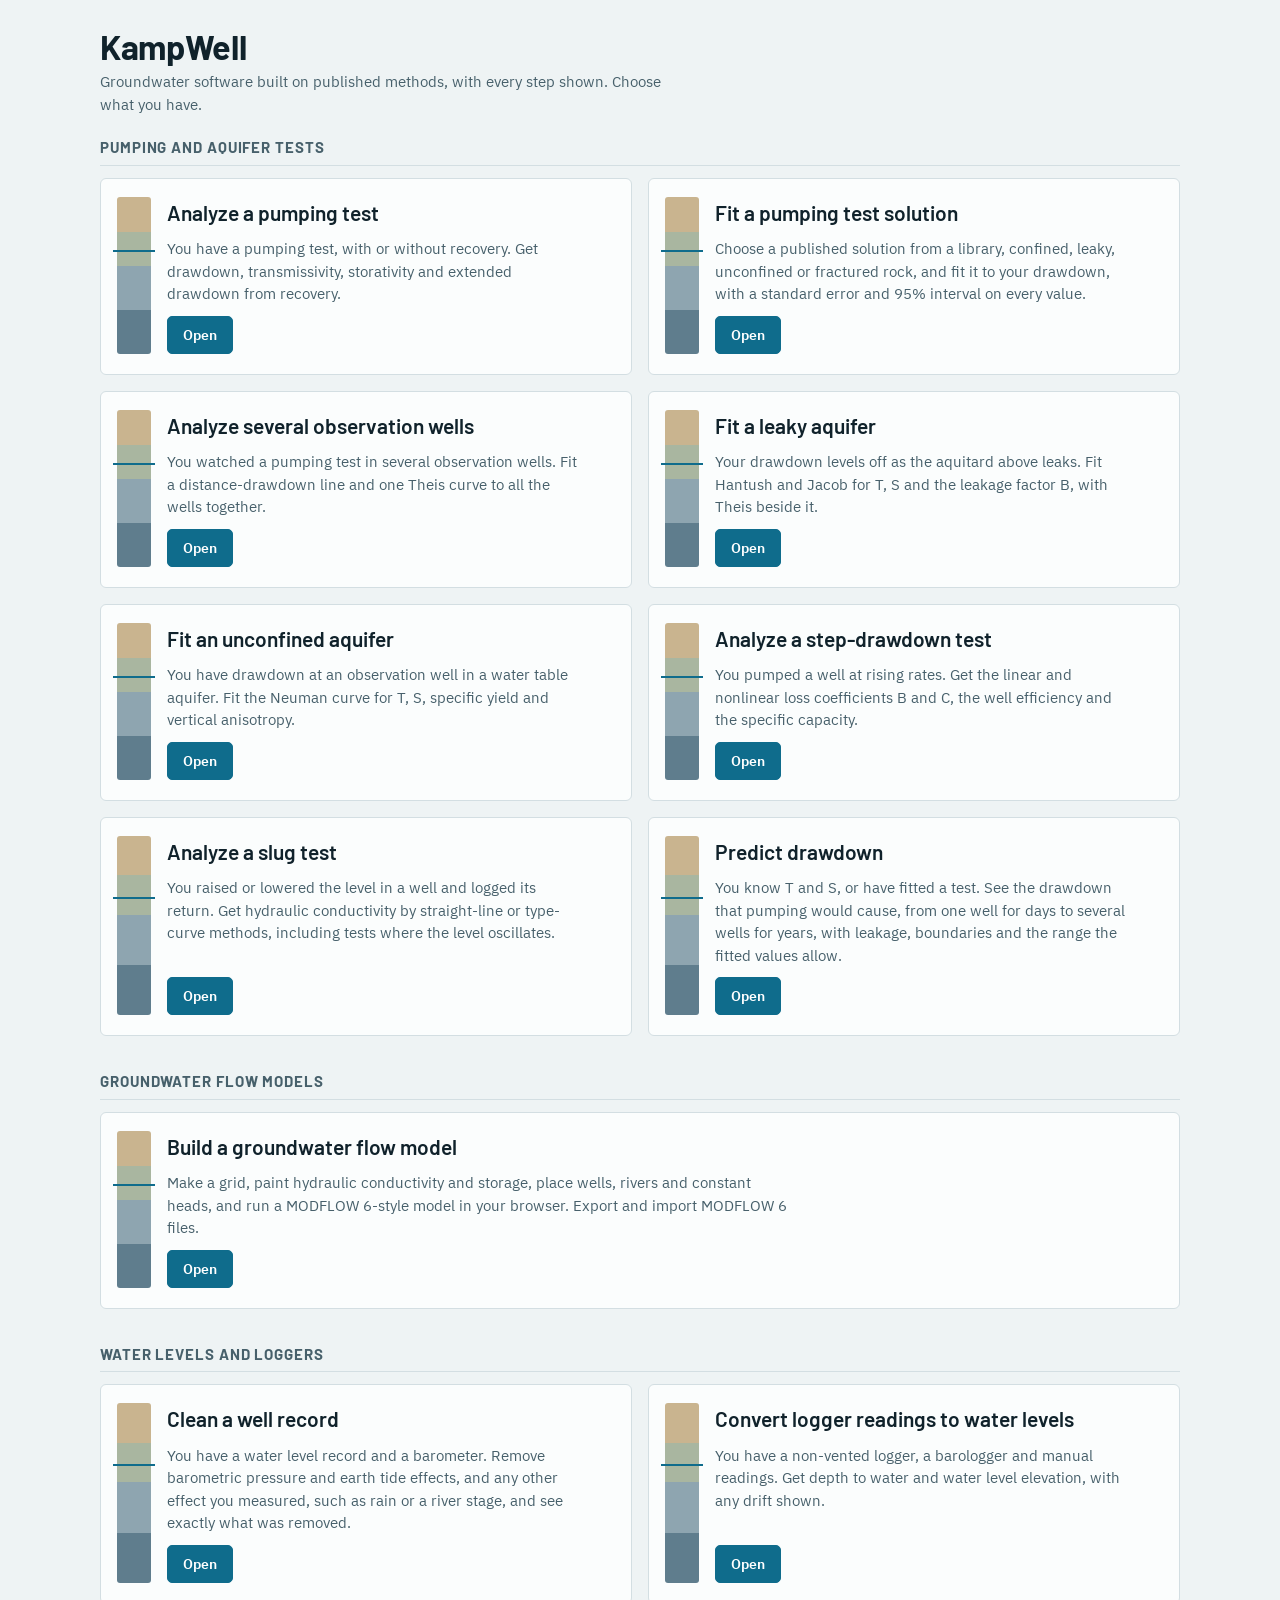
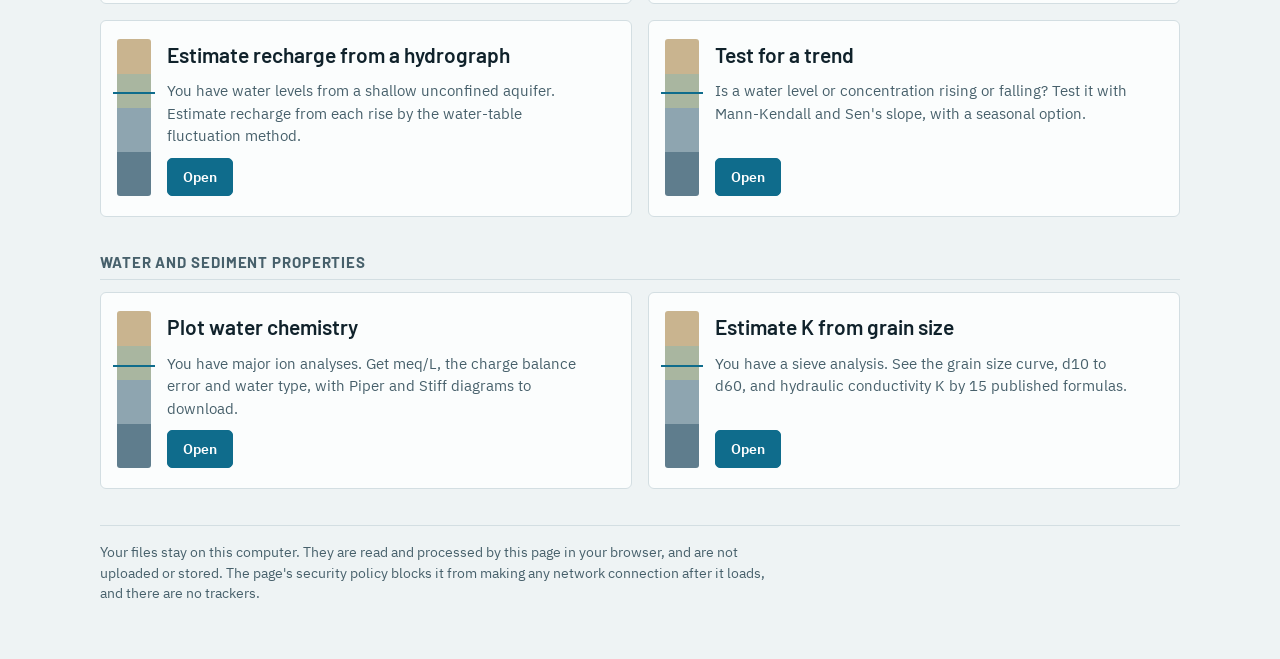
<file: index.html>
<!doctype html>
<html lang="en">
<head>
<meta charset="utf-8">
<meta name="viewport" content="width=device-width, initial-scale=1">
<meta http-equiv="Content-Security-Policy" content="default-src 'none'; script-src 'self'; worker-src 'self'; style-src 'self'; font-src 'self'; img-src 'self' blob: data:; connect-src 'none'; form-action 'none'; base-uri 'none'">
<meta name="referrer" content="no-referrer">
<title>KampWell</title>
<meta name="description" content="Cleans groundwater well records and analyzes pumping tests, in your browser, using published methods.">
<link rel="icon" type="image/svg+xml" href="data:image/svg+xml,%3Csvg xmlns='http://www.w3.org/2000/svg' viewBox='0 0 32 32'%3E%3Crect width='32' height='32' rx='6' fill='%23fbfdfd'/%3E%3Crect x='9' y='3' width='14' height='6' fill='%23c9b48f'/%3E%3Crect x='9' y='9' width='14' height='7' fill='%23a9b6a0'/%3E%3Crect x='9' y='16' width='14' height='7' fill='%238ea5b0'/%3E%3Crect x='9' y='23' width='14' height='6' fill='%235f7d8d'/%3E%3Crect x='5' y='12' width='22' height='2.5' fill='%230f6c8c'/%3E%3C/svg%3E">
<link rel="stylesheet" href="uPlot.min.css">
<link rel="stylesheet" href="styles.css">
</head>
<body data-view="home">
<div class="wrap">
  <header>
    <h1><a href="#" class="home-link">KampWell</a></h1>
    <p class="lede" id="homeLede">Groundwater software built on published methods, with every step shown.<span class="home-only"> Choose what you have.</span></p>
  </header>

  <!-- The tools in four groups. main.js adds the other tools' cards to the group each
       names (tools/index.js), in the order EXTRA_TOOLS lists them. -->
  <div class="error" id="homeError" role="alert" hidden></div>
  <div class="tool-groups" id="home">
    <section class="tool-group" aria-labelledby="groupTests">
      <h2 class="group-title" id="groupTests">Pumping and aquifer tests</h2>
      <div class="choices" data-group="tests">
        <a class="choice" href="#pumping">
          <div class="strata" aria-hidden="true"></div>
          <div class="stack">
            <h3>Analyze a pumping test</h3>
            <p>You have a pumping test, with or without recovery. Get drawdown, transmissivity, storativity and extended drawdown from recovery.</p>
            <span class="btn choice-go">Open</span>
          </div>
        </a>
      </div>
    </section>
    <section class="tool-group" aria-labelledby="groupModels">
      <h2 class="group-title" id="groupModels">Groundwater flow models</h2>
      <div class="choices" data-group="models"></div>
    </section>
    <section class="tool-group" aria-labelledby="groupLevels">
      <h2 class="group-title" id="groupLevels">Water levels and loggers</h2>
      <div class="choices" data-group="levels">
        <a class="choice" href="#record">
          <div class="strata" aria-hidden="true"></div>
          <div class="stack">
            <h3>Clean a well record</h3>
            <p>You have a water level record and a barometer. Remove barometric pressure and earth tide effects, and any other effect you measured, such as rain or a river stage, and see exactly what was removed.</p>
            <span class="btn choice-go">Open</span>
          </div>
        </a>
      </div>
    </section>
    <section class="tool-group" aria-labelledby="groupProperties">
      <h2 class="group-title" id="groupProperties">Water and sediment properties</h2>
      <div class="choices" data-group="properties"></div>
    </section>
    <section class="tool-group" aria-labelledby="groupOther" hidden>
      <h2 class="group-title" id="groupOther">More tools</h2>
      <div class="choices" data-group="other"></div>
    </section>
  </div>

  <div class="tool" id="extraTool" hidden>
    <div class="stack">
      <a class="back" href="#">All tools</a>
      <h2 class="tool-title" id="extraTitle"></h2>
      <p class="lede" id="extraLede"></p>
    </div>
    <div class="stack" id="extraHost"></div>
  </div>

  <div class="tool" id="tool" hidden>
    <div class="stack">
      <a class="back" href="#">All tools</a>
      <h2 class="tool-title" id="toolTitle"></h2>
      <p class="lede" id="toolLede"></p>
    </div>
    <section class="drop" id="drop" aria-label="Add a file">
      <div class="strata" aria-hidden="true"></div>
      <div>
        <strong>Drop a file anywhere on this page</strong>
        <span id="dropText"></span>
      </div>
      <div class="drop-actions">
        <input type="file" id="file" accept=".csv,.tsv,.txt,.dat,.xlsx,.xls,.xlsm" hidden>
        <button class="btn" id="pick" type="button">Choose a file</button>
        <span class="samples" id="samples"></span>
      </div>
    </section>
    <p class="hint loaded" id="exampleNote" role="status" hidden></p>
    <div class="error" id="error" role="alert" hidden></div>
    <details class="panel spec" id="spec" open>
      <summary>What your spreadsheet needs</summary>
      <div class="tablewrap"><table id="specTable">
        <thead><tr><th>Column</th><th>Needed</th><th>What goes in it</th><th>Heading to use</th></tr></thead>
        <tbody></tbody>
      </table></div>
      <ul class="notes" id="specNotes"></ul>
      <div class="spec-examples">
        <strong>Download an example to copy</strong>
        <span id="specExamples"></span>
      </div>
    </details>
  </div>

  <section class="panel" id="setup" hidden aria-label="Settings">
    <div class="chart-head">
      <h2 id="setupTitle">Columns</h2>
    </div>
    <div class="group">
      <h3>Required</h3>
      <p class="hint">Filled in only where your file says so, usually in its column headings. Nothing is assumed, so anything it doesn't say is left for you.</p>
      <div class="fields" id="requiredFields">
        <div class="field" id="sheetField" hidden><label for="sheet">Sheet</label><select id="sheet"></select></div>
        <div class="field"><label for="colTime">Time column</label><select id="colTime"></select></div>
        <div class="field for-pumping"><label for="timeKind">Time column holds</label>
          <select id="timeKind">
            <option value="">Choose</option>
            <option value="date">Dates and times</option>
            <option value="min">Minutes since pumping began</option>
            <option value="hour">Hours since pumping began</option>
            <option value="day">Days since pumping began</option>
          </select></div>
        <div class="field" id="dateOrderField" hidden><label for="dateOrder">Date order</label>
          <select id="dateOrder">
            <option value="">Choose</option>
            <option value="dmy">Day first (31/12/2026)</option>
            <option value="mdy">Month first (12/31/2026)</option>
          </select></div>
        <div class="field"><label for="colLevel">Water level column</label><select id="colLevel"></select></div>
        <div class="field"><label for="levelKind">Water level is</label>
          <select id="levelKind">
            <option value="">Choose</option>
            <option value="head">Elevation or height (up is larger)</option>
            <option value="depth">Depth to water (down is larger)</option>
            <option value="absolute">Absolute pressure, not yet compensated</option>
            <option value="drawdown" class="for-pumping">Drawdown from the static level</option>
          </select></div>
        <div class="field"><label for="levelUnit">Water level unit</label><select id="levelUnit"><option value="">Choose</option></select></div>
        <div class="field for-pumping" id="pumpStartField"><label for="pumpStart">Pumping started</label><input id="pumpStart" placeholder="YYYY-MM-DD HH:MM"><button class="offer" id="pumpStartOffer" type="button" hidden></button></div>
        <div class="field for-pumping"><label for="pumpStop">Pumping stopped</label><input id="pumpStop" placeholder="YYYY-MM-DD HH:MM"><button class="offer" id="pumpStopOffer" type="button" hidden></button>
          <label class="check"><input id="noStop" type="checkbox"> The record ends before the pump stopped</label></div>
        <div class="field for-pumping"><label for="rate">Pumping rate</label><input id="rate" inputmode="decimal"></div>
        <div class="field for-pumping"><label for="rateUnit">Rate unit</label><select id="rateUnit"><option value="">Choose</option></select></div>
        <div class="field for-pumping"><label for="wellType">This record is from</label>
          <select id="wellType">
            <option value="">Choose</option>
            <option value="observation">An observation well</option>
            <option value="pumped">The pumped well</option>
          </select></div>
        <div class="field for-pumping" id="distanceField"><label for="distance">Distance from pumped well</label><input id="distance" inputmode="decimal"></div>
        <div class="field for-pumping" id="distanceUnitField"><label for="distanceUnit">Distance unit</label>
          <select id="distanceUnit"><option value="">Choose</option><option value="m">m</option><option value="ft">ft</option></select></div>
      </div>
    </div>
    <div class="group">
      <h3>Optional</h3>
      <p class="hint">Leave these blank to skip them. <span class="for-pumping">A barometer lets it remove barometric effects from the record. </span>The earth tide needs latitude, longitude and the file clock together.</p>
      <div class="fields" id="optionalFields">
        <div class="field" id="baroField"><label for="colBaro">Barometric pressure column</label><select id="colBaro"></select></div>
        <div class="field" id="baroUnitField"><label for="baroUnit">Barometer unit</label><select id="baroUnit"><option value="">Choose</option></select></div>
        <div class="field" id="colTime2Field"><label for="colTime2">Separate time column</label><select id="colTime2"></select></div>
        <div class="field"><label for="userBE">Your barometric efficiency</label><input id="userBE" inputmode="decimal" placeholder="0 to 1"></div>
        <div class="field"><label for="lat">Well latitude</label><input id="lat" inputmode="decimal" placeholder="Decimal degrees"></div>
        <div class="field"><label for="lon">Well longitude</label><input id="lon" inputmode="decimal" placeholder="Decimal degrees"></div>
        <div class="field"><label for="utcOffset">File clock, hours from UTC</label><input id="utcOffset" inputmode="decimal"></div>
        <div class="field for-record"><label for="fitStart">Fit from</label><input id="fitStart" type="date"></div>
        <div class="field for-record"><label for="fitEnd">Fit to</label><input id="fitEnd" type="date"></div>
        <div class="field for-pumping"><label for="fitFromMin">Fit from, minutes of pumping</label><input id="fitFromMin" inputmode="decimal"></div>
        <div class="field for-pumping"><label for="fitToMin">Fit to, minutes of pumping</label><input id="fitToMin" inputmode="decimal"></div>
        <div class="field for-pumping"><label for="staticLevel">Static level</label><input id="staticLevel" inputmode="decimal"></div>
        <label class="check for-pumping"><input id="removeTrend" type="checkbox"> Remove the trend from before pumping</label>
      </div>
    </div>
    <div class="group for-record" id="inputsGroup">
      <h3>Further measured inputs</h3>
      <p class="hint">Optional. Any other series measured on the same rows, such as a recording rain gauge, a river, lake or pond stage, or the pumping of a nearby well. Each is fitted together with the barometric response, and you choose whether its effect is removed or only reported. An amount per row, such as rain, is the amount since the row before, with 0 for none. A gauge that reports a running total is a level.</p>
      <p class="hint">The lag length is yours to give. Make it long enough for the response to settle, since the fit takes whatever stands at the last lag to last: Dörr et al. (2026) took at least the time b²/D for pressure to cross the confining layer, of thickness b and diffusivity D, and Haehnel et al. (2024) the lag past which the coefficients settle about zero. The barometric response uses 48 hours. Each lag step adds a coefficient, and the fit needs at least three steps of record for each one.</p>
      <div class="input-list" id="inputsHost"></div>
      <div><button class="btn quiet small" id="addInput" type="button">Add an input</button></div>
    </div>
    <div class="setup-foot">
      <p class="hint for-record">Efficiencies depend on the units, so check them first. Barometric efficiency is 1 minus loading efficiency. To avoid pumping or sensor changes, set the fit dates to a quiet period. The result still covers the whole record.</p>
      <p class="hint for-pumping">Enter the pump's true times from the field log. A distant well reacts late, so the level can mislead. Results scale directly with the rate. Barometric efficiency is fitted only on the record before pumping. On less than a day of that, enter your own, which the well record tool can fit from a longer record. The fit window sets which part of pumping the Theis curve and straight line use.</p>
      <div class="run">
        <button class="btn" id="run" type="button">Run</button>
        <p class="needed" id="needed" role="status"></p>
        <div class="error" id="runError" role="alert" hidden></div>
      </div>
    </div>
  </section>

  <section class="panel" id="results" hidden aria-label="Results">
    <div class="chart-head"><h2>Fitted results</h2><span class="hint" id="period"></span></div>
    <div class="tablewrap">
      <table id="summary">
        <thead><tr><th>Method</th><th>Barometric efficiency</th><th>Loading efficiency</th><th>BE range, six parts of record</th><th>Change explained</th><th>Step-to-step change left (mm&nbsp;rms)</th></tr></thead>
        <tbody></tbody>
      </table>
    </div>
    <p class="hint"><span id="rawChange"></span> These figures describe the fit to this same file. They are not evidence that the correction is right. A real signal that moves with air pressure would be removed too.</p>
    <ul class="notes" id="notes" hidden></ul>
    <div class="downloads">
      <button class="btn" id="saveXlsx" type="button">Download corrected spreadsheet</button>
      <span id="saveStatus" role="status"></span>
    </div>
  </section>

  <section class="panel" id="c1Panel" hidden>
    <div class="chart-head"><h3>Water level before and after</h3><button class="btn quiet small" data-png="level" type="button">Save chart</button></div>
    <p class="chart-sub">Click a name in the legend to hide that line. Drag across a chart to zoom in, double-click to zoom out. The time axis is the file's own clock.</p>
    <div class="chart" id="chart-level"></div>
  </section>
  <section class="panel" id="c2Panel" hidden>
    <div class="chart-head"><h3>What was removed</h3><button class="btn quiet small" data-png="removed" type="button">Save chart</button></div>
    <p class="chart-sub">Each effect in the direction of the water level column. Corrected level is the raw level minus these.</p>
    <div class="chart" id="chart-removed"></div>
  </section>
  <section class="panel" id="c3Panel" hidden>
    <div class="two">
      <div class="stack">
        <div class="chart-head"><h3>Barometric response</h3><button class="btn quiet small" data-png="response" type="button">Save chart</button></div>
        <p class="chart-sub">Running sum of the fitted lag coefficients. A confined well rises to its barometric efficiency and holds.</p>
        <div class="chart" id="chart-response"></div>
      </div>
      <div class="stack">
        <h3>Tidal lines</h3>
        <p class="chart-sub">Amplitude in mm of water. K1 and S2 also carry atmospheric and daily signals, and only the M2 and O1 lines decide whether a tide is fitted.</p>
        <div class="tablewrap"><table id="lines"><thead><tr><th>Line</th><th>Raw</th><th>Corrected</th></tr></thead><tbody></tbody></table></div>
      </div>
    </div>
  </section>

  <section class="panel" id="inputsPanel" hidden aria-label="Further inputs">
    <div class="chart-head"><h2>Further inputs</h2></div>
    <p class="chart-sub">Each input's fitted response, with its standard error, as a rise in the water level per unit rise of the input, whatever the direction of your level column. The immediate part is the response within the same step, the lagged part what follows, and the whole response their sum by the last lag.</p>
    <div class="tablewrap">
      <table id="inputsTable">
        <thead><tr><th>Input</th><th>Response in</th><th>Lag</th><th>Immediate part</th><th>Lagged part</th><th>Whole response</th><th>Done</th></tr></thead>
        <tbody></tbody>
      </table>
    </div>
    <div class="input-notes" id="inputsText"></div>
    <div class="chart-head"><h3>Response to each input</h3><button class="btn quiet small" data-png="inputResponse" type="button">Save chart</button></div>
    <p class="chart-sub">Running sum of each input's lag coefficients, with two standard errors either side. For an amount it is the response to one unit at lag 0; for a level, to a lasting unit step.</p>
    <div class="chart" id="chart-inputResponse"></div>
    <div class="chart-head"><h3>Fitted effect of each input</h3><button class="btn quiet small" data-png="inputEffect" type="button">Save chart</button></div>
    <p class="chart-sub">Each input's whole fitted effect, in the direction of the water level column, whether or not it was removed.</p>
    <div class="chart" id="chart-inputEffect"></div>
  </section>

  <section class="panel" id="methodPanel" hidden>
    <h2>Exactly what was done to this file</h2>
    <p class="chart-sub">The same text is the first sheet of the spreadsheet.</p>
    <div id="method"></div>
  </section>

  <section class="panel" id="pumpResults" hidden aria-label="Results">
    <div class="chart-head"><h2>Aquifer results</h2></div>
    <p class="chart-sub" id="pumpLead"></p>
    <div class="tablewrap"><table id="pumpSummary"><thead></thead><tbody></tbody></table></div>
    <p class="hint">Each method assumes more than the data can confirm. Agreement between them is a good sign, not proof.<span id="rawNote"> T, raw is the same analysis with nothing removed.</span></p>
    <ul class="notes" id="pumpNotes" hidden></ul>
    <div class="downloads">
      <button class="btn" id="pumpSaveXlsx" type="button">Download spreadsheet</button>
      <span id="pumpSaveStatus" role="status"></span>
    </div>
  </section>

  <section class="panel" id="pExtPanel" hidden>
    <div class="chart-head"><h2>Extended drawdown: if pumping had continued</h2><button class="btn quiet small" data-pump-png="extended" type="button">Save chart</button></div>
    <p class="chart-sub">After the pump stops, each recovery reading gives the drawdown that would have followed had pumping continued, by the method of van der Kamp (1989). The dots right of the dashed line come from those readings. The two lines are the standard methods, carried forward from the pumping data alone.</p>
    <div class="chart" id="chart-p-extended"></div>
    <div class="tablewrap"><table id="pumpReach"><thead></thead><tbody></tbody></table></div>
    <p class="chart-sub">If the dots follow the lines, recovery supports the standard answer. If they part smoothly, the aquifer is probably not behaving as those methods assume. If the dots jump at the dashed line or turn downward, a condition of the test probably failed, so check that the static level and pumping rate held steady.</p>
  </section>
  <section class="panel" id="p1Panel" hidden>
    <div class="chart-head"><h3>Water level through the test</h3><button class="btn quiet small" data-pump-png="level" type="button">Save chart</button></div>
    <p class="chart-sub">Click a name in the legend to hide that line. Drag across a chart to zoom in, double-click to zoom out.</p>
    <div class="chart" id="chart-p-level"></div>
  </section>
  <section class="panel" id="p2Panel" hidden>
    <div class="chart-head"><h3>What was removed</h3><button class="btn quiet small" data-pump-png="removed" type="button">Save chart</button></div>
    <p class="chart-sub">Each effect in the direction of the water level column. Fitted before pumping, then applied throughout.</p>
    <div class="chart" id="chart-p-removed"></div>
  </section>
  <section class="panel" id="p3Panel" hidden>
    <div class="chart-head"><h3>Diagnostic: drawdown and its log derivative</h3><button class="btn quiet small" data-pump-png="diagnostic" type="button">Save chart</button></div>
    <p class="chart-sub">Read this first. In an ideal confined aquifer the derivative levels off. A later fall can mean leakage or recharge, and a rise can mean a barrier.</p>
    <div class="chart" id="chart-p-diagnostic"></div>
  </section>
  <section class="panel" id="p4Panel" hidden>
    <div class="chart-head"><h3>Drawdown against log time</h3><button class="btn quiet small" data-pump-png="semilog" type="button">Save chart</button></div>
    <p class="chart-sub">The fitted line is drawn only over the part of the record it used.</p>
    <div class="chart" id="chart-p-semilog"></div>
  </section>
  <section class="panel" id="p5Panel" hidden>
    <div class="chart-head"><h3>Theis recovery</h3><button class="btn quiet small" data-pump-png="recovery" type="button">Save chart</button></div>
    <p class="chart-sub">Time runs from right to left here: late recovery is near t/t' of 1. The line should reach zero close to 1.</p>
    <div class="chart" id="chart-p-recovery"></div>
  </section>

  <section class="panel" id="pumpMethodPanel" hidden>
    <h2>Exactly what was done to this file</h2>
    <p class="chart-sub">The same text is the first sheet of the spreadsheet.</p>
    <div id="pumpMethod"></div>
  </section>

  <section class="panel for-pumping" id="pumpAbout">
    <details>
      <summary>How this was tested, and what it can't tell you</summary>
      <div id="pumpTesting">
        <p>No pumping test comes with a known true answer, so none of this shows a result is right for your test. Please judge it on your own data.</p>
        <p><strong>Method.</strong> These are the published methods, in my own implementation. They have not been compared with AQTESOLV or AquiferTest output. It has not yet been run on a real test that had a barometer or recovery data.</p>
        <p><strong>Real textbook data.</strong> On Oude Korendijk, from Kruseman and de Ridder (1994), the Theis fit gives T 480&nbsp;m²/d and S 1.14&nbsp;×&nbsp;10⁻⁴, matching the same fit in TTim. A line through everything u allows gives T 491&nbsp;m²/d, not the book's 385, because the book's line follows only the readings from 1.4 to 13.1&nbsp;minutes, before the curve flattens. With Fit from 1.4 and Fit to 13.1 the Cooper and Jacob line gives T 385&nbsp;m²/d and S 1.69&nbsp;×&nbsp;10⁻⁴, the book's values. With Fit to 13, the 13.1&nbsp;minute reading is left out and the line gives T 382&nbsp;m²/d. The fit window is a judgment, and the page warns when a line bends like this.</p>
        <p><strong>Barometric correction.</strong> One invented test, T 250&nbsp;m²/d and a barometric efficiency of 0.35, was moved through a real barometer record in 5-day steps, 23 start dates in all, with no tuning. The median error in T from the recovery line fell from 5.5% to 0.8%, and the worst from 27% to 2.5%. For the straight line it fell from 4.6% to 1.2%, and the worst from 19% to 2.5%. This flatters the method, because the invented well answers air pressure at once and the same way throughout, which is what the correction assumes.</p>
        <p><strong>Extended drawdown.</strong> It rebuilds computed curves to within 0.3%, including one with a recharge boundary and past two pumping periods. It has not been checked against the published British Columbia tests.</p>
        <p><strong>Known limits.</strong> One constant rate and one well at a time. No correction for leakage, boundaries, partial penetration or dewatering. On under 14&nbsp;days before pumping only a constant efficiency is fitted, and under a day nothing is. Those cut-offs, and the warning limits, are choices of mine.</p>
      </div>
    </details>
  </section>

  <section class="panel for-record" id="about">
    <details>
      <summary>How this was tested, and what it can't tell you</summary>
      <div id="testing">
        <p>No public well record comes with a known true answer, so nothing below shows that a correction is right for your well. Please judge it on your own data.</p>
        <p><strong>Method.</strong> The standard path here is the published one: first-difference regression for constant barometric efficiency, regression deconvolution with a fixed 48-hour lag, and a lagged regression on a computed earth tide. It is my own implementation. It has not been compared with BETCO or KGS BRF output.</p>
        <p><strong>Test.</strong> The plan and code were fixed before the data was downloaded. It covered 13 USGS wells that played no part in building this tool, 6 in the Klamath basin and 7 on the Virginia Coastal Plain, 5 of those at one site. Each was fitted on its first 70% and scored on the last 30%, once. No well was dropped.</p>
        <p><strong>Real wells.</strong> The score is the share of typical 24-hour change removed. It is not accuracy, because it would also rise if real signal were removed. The median was 15% for the standard method and 0% for constant barometric efficiency. The standard method made this score worse than the raw record on 4 of the 13&nbsp;wells, by 18 to 45%, and constant efficiency on 6 of them.</p>
        <p><strong>Known signals.</strong> Signals of known size were added to quiet stretches of those wells, using a barometer the well never felt. Across eight scenarios the median error was 5.3&nbsp;mm for the standard method and 12.2&nbsp;mm for constant efficiency, against signals of 10 to 44&nbsp;mm rms. When the true response was instant, constant efficiency did better, 1.2&nbsp;mm against 4.4&nbsp;mm, because 49 fitted lags cost something on a short record. I chose those scenarios, so they are a check, not field accuracy.</p>
        <p><strong>Known limits.</strong> On the Virginia wells the tide fit gained the most, but those wells are near tidal water, so part of what it removed may be ocean loading, not earth tide. The computed tide is for a rigid earth and hasn't been checked against ETERNA or TSoft. Coarse barometers bias efficiencies low. The two methods can disagree widely: on some Virginia wells the fits gave 0.54 and 0.04, and there is no truth to settle which is right.</p>
      </div>
    </details>
  </section>
  <footer class="site-foot">
    <a class="back" id="footBack" href="#">All tools</a>
    <p class="privacy">Your files stay on this computer. They are read and processed by this page in your browser, and are not uploaded or stored. The page's security policy blocks it from making any network connection after it loads, and there are no trackers.</p>
  </footer>
  <div id="exportStage" aria-hidden="true"></div>
</div>

<script src="uPlot.iife.min.js"></script>
<script src="xlsx.full.min.js"></script>
<script src="exceljs.min.js"></script>
<script type="module" src="app/main.js"></script>
</body>
</html>
</file>
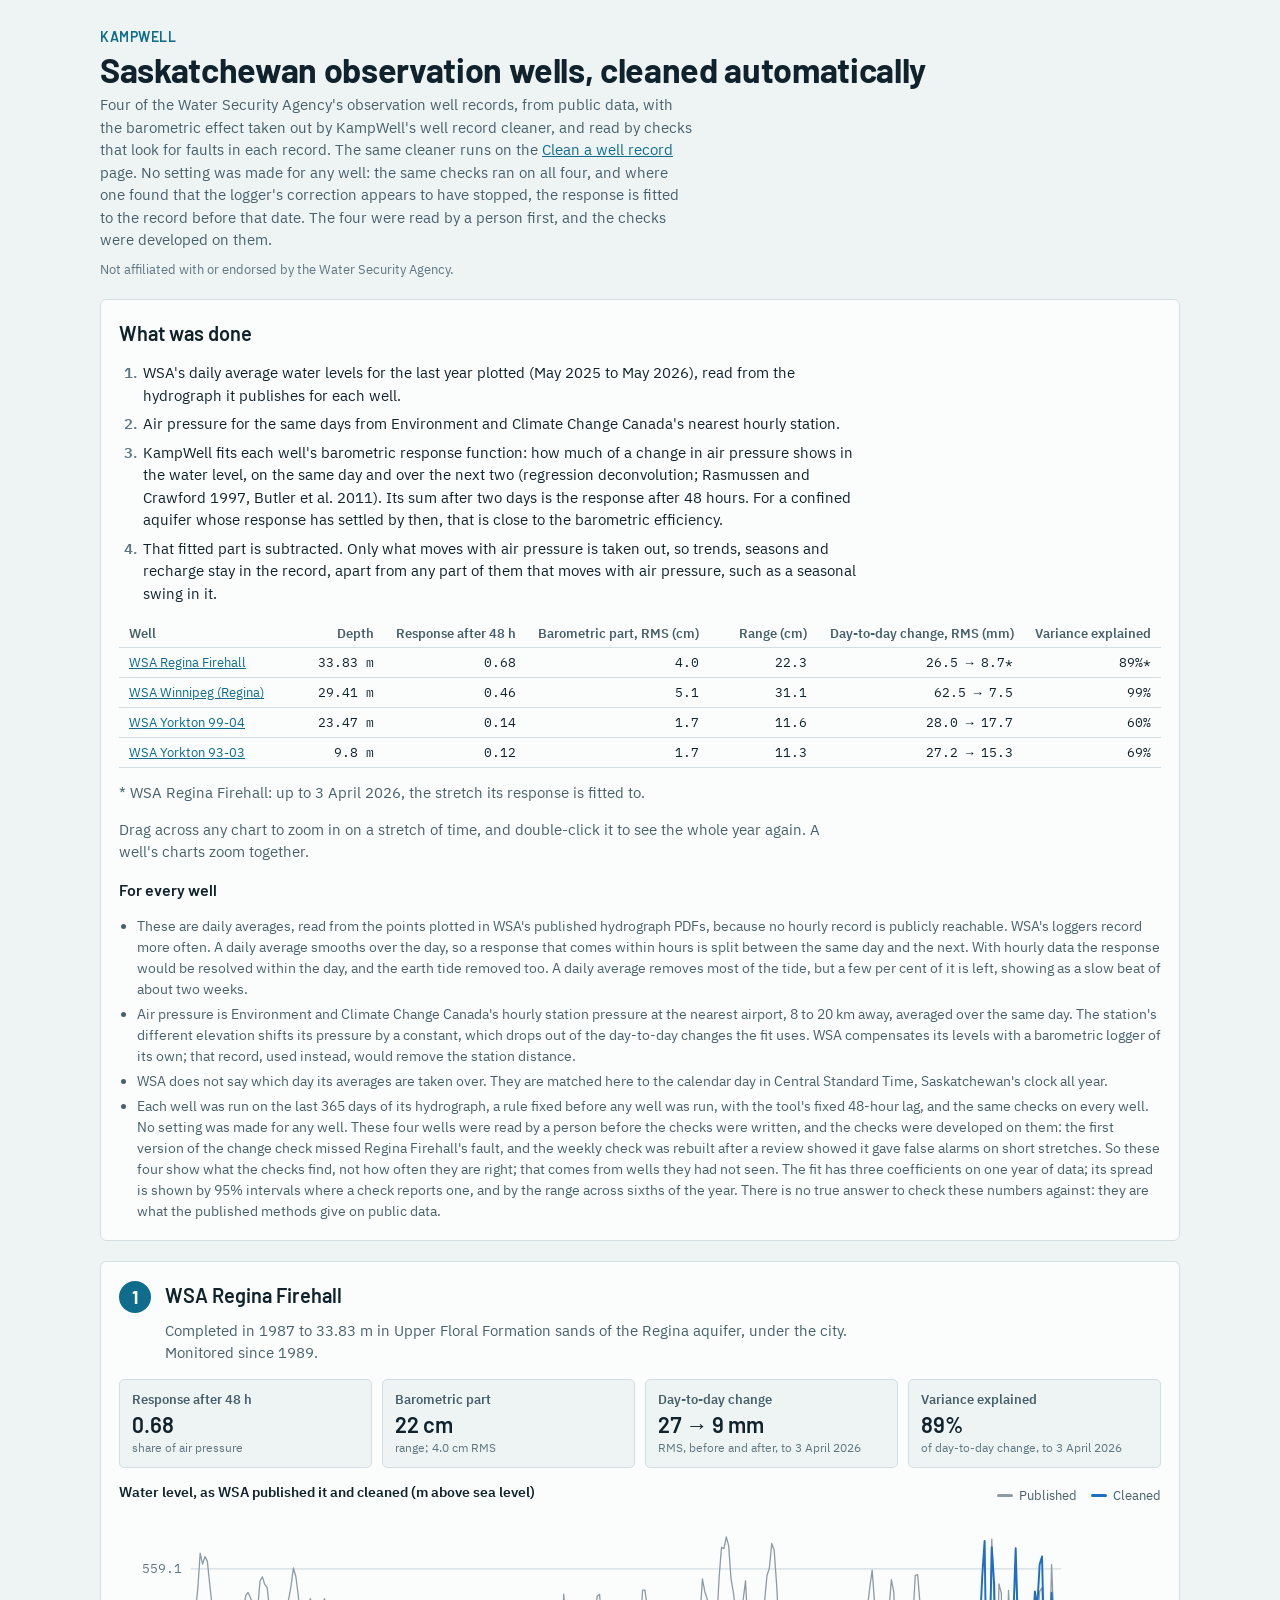
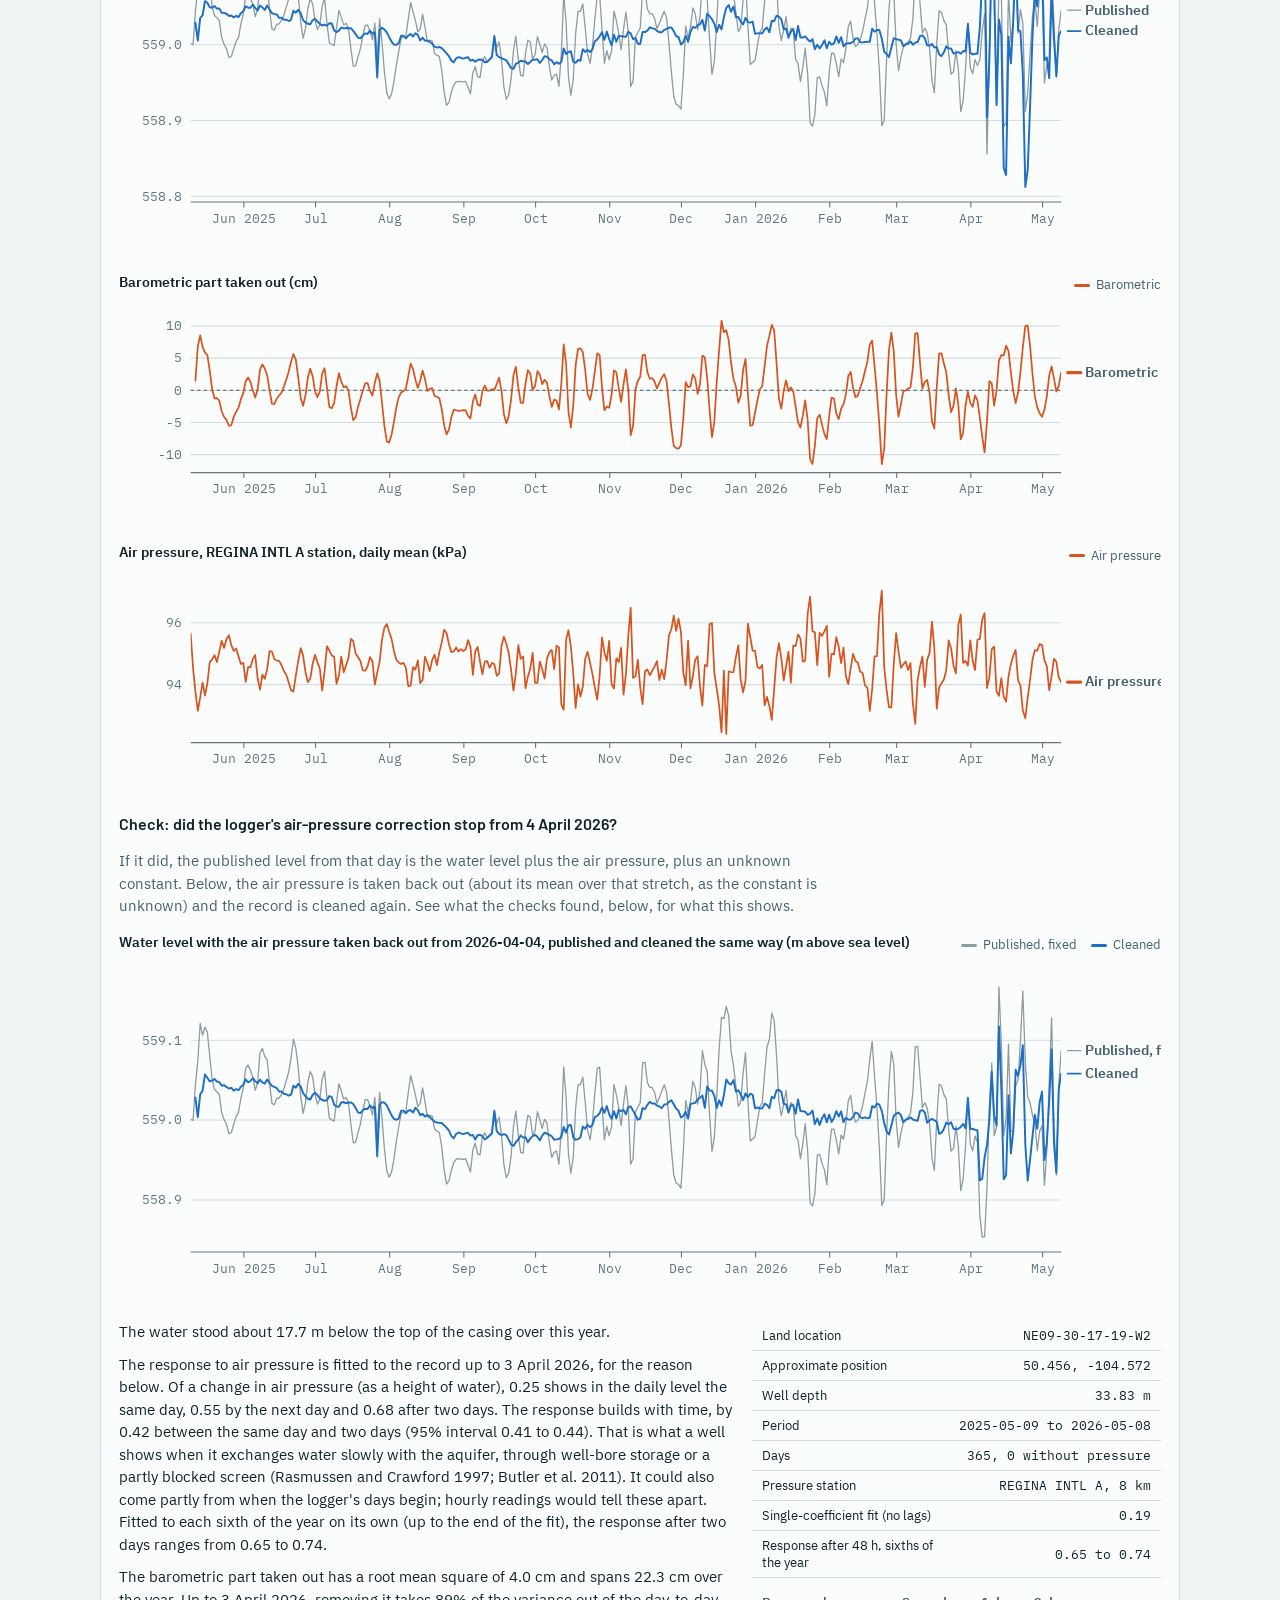
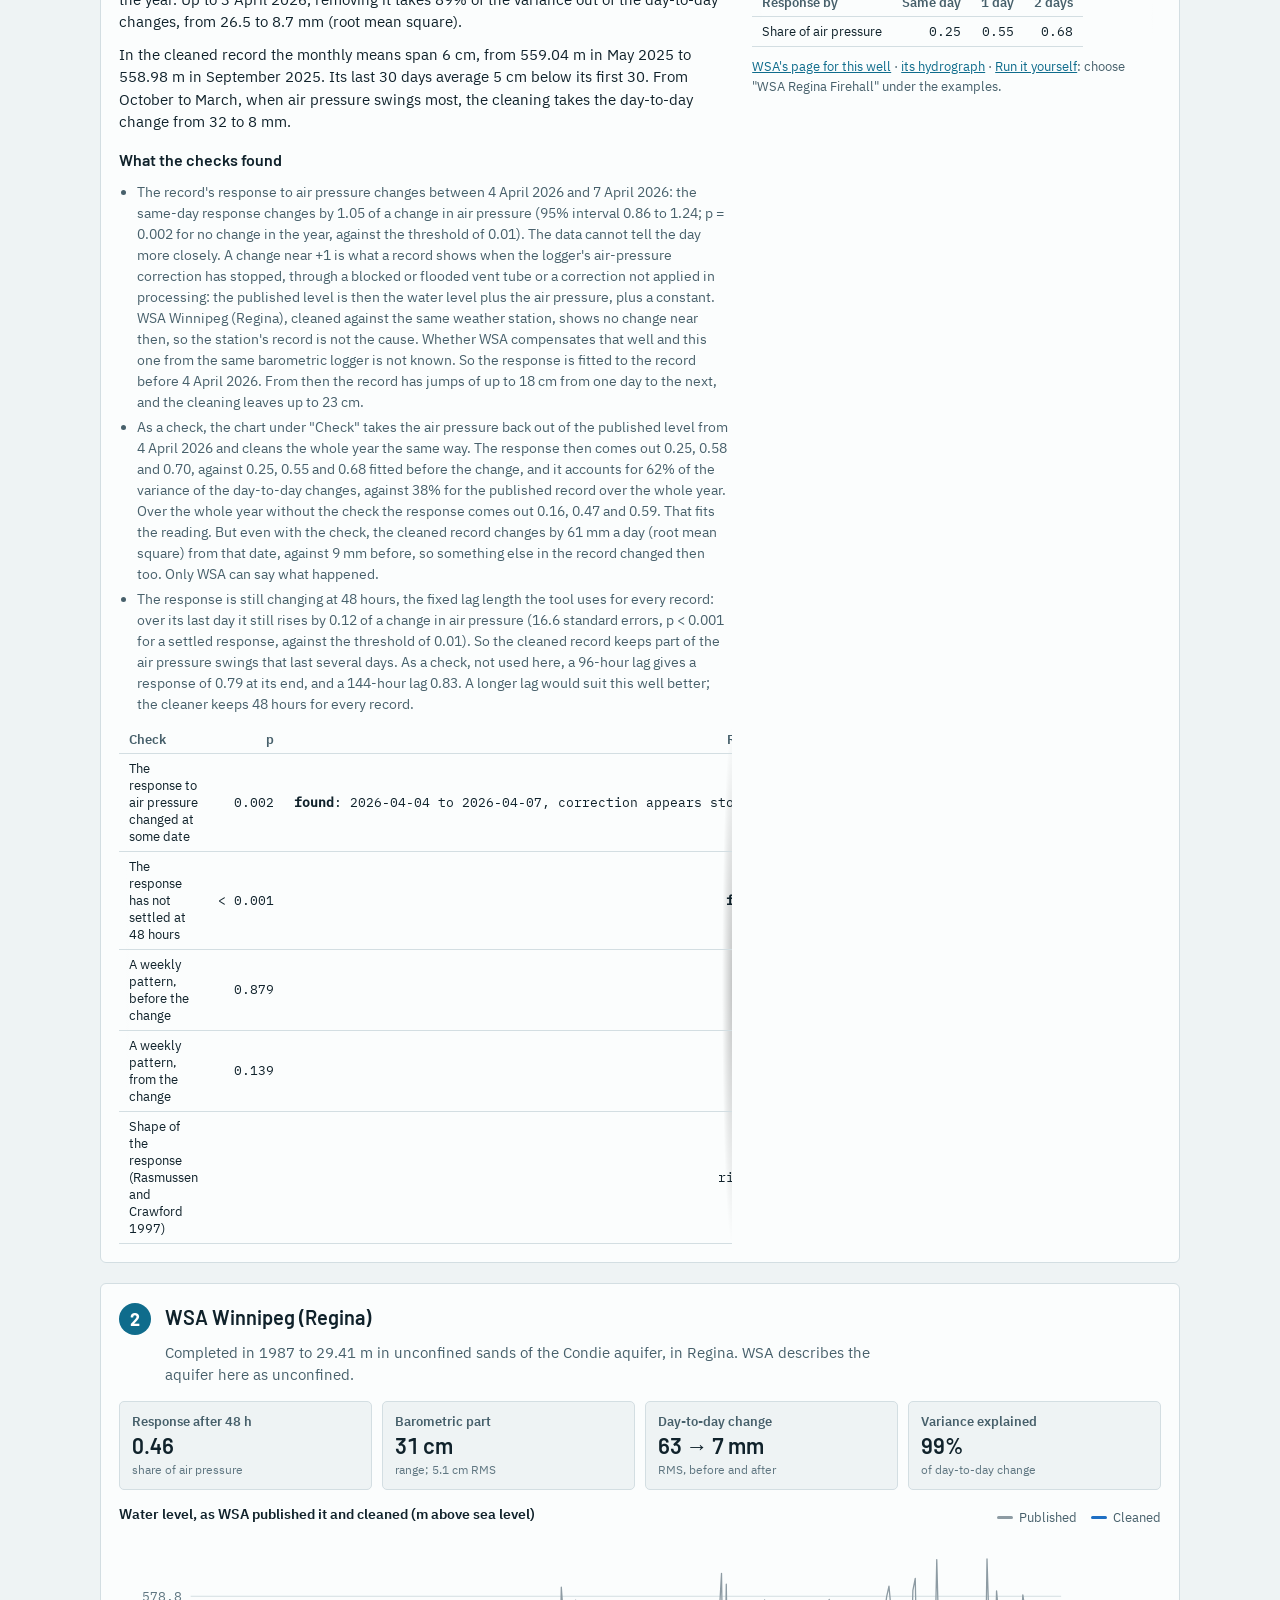
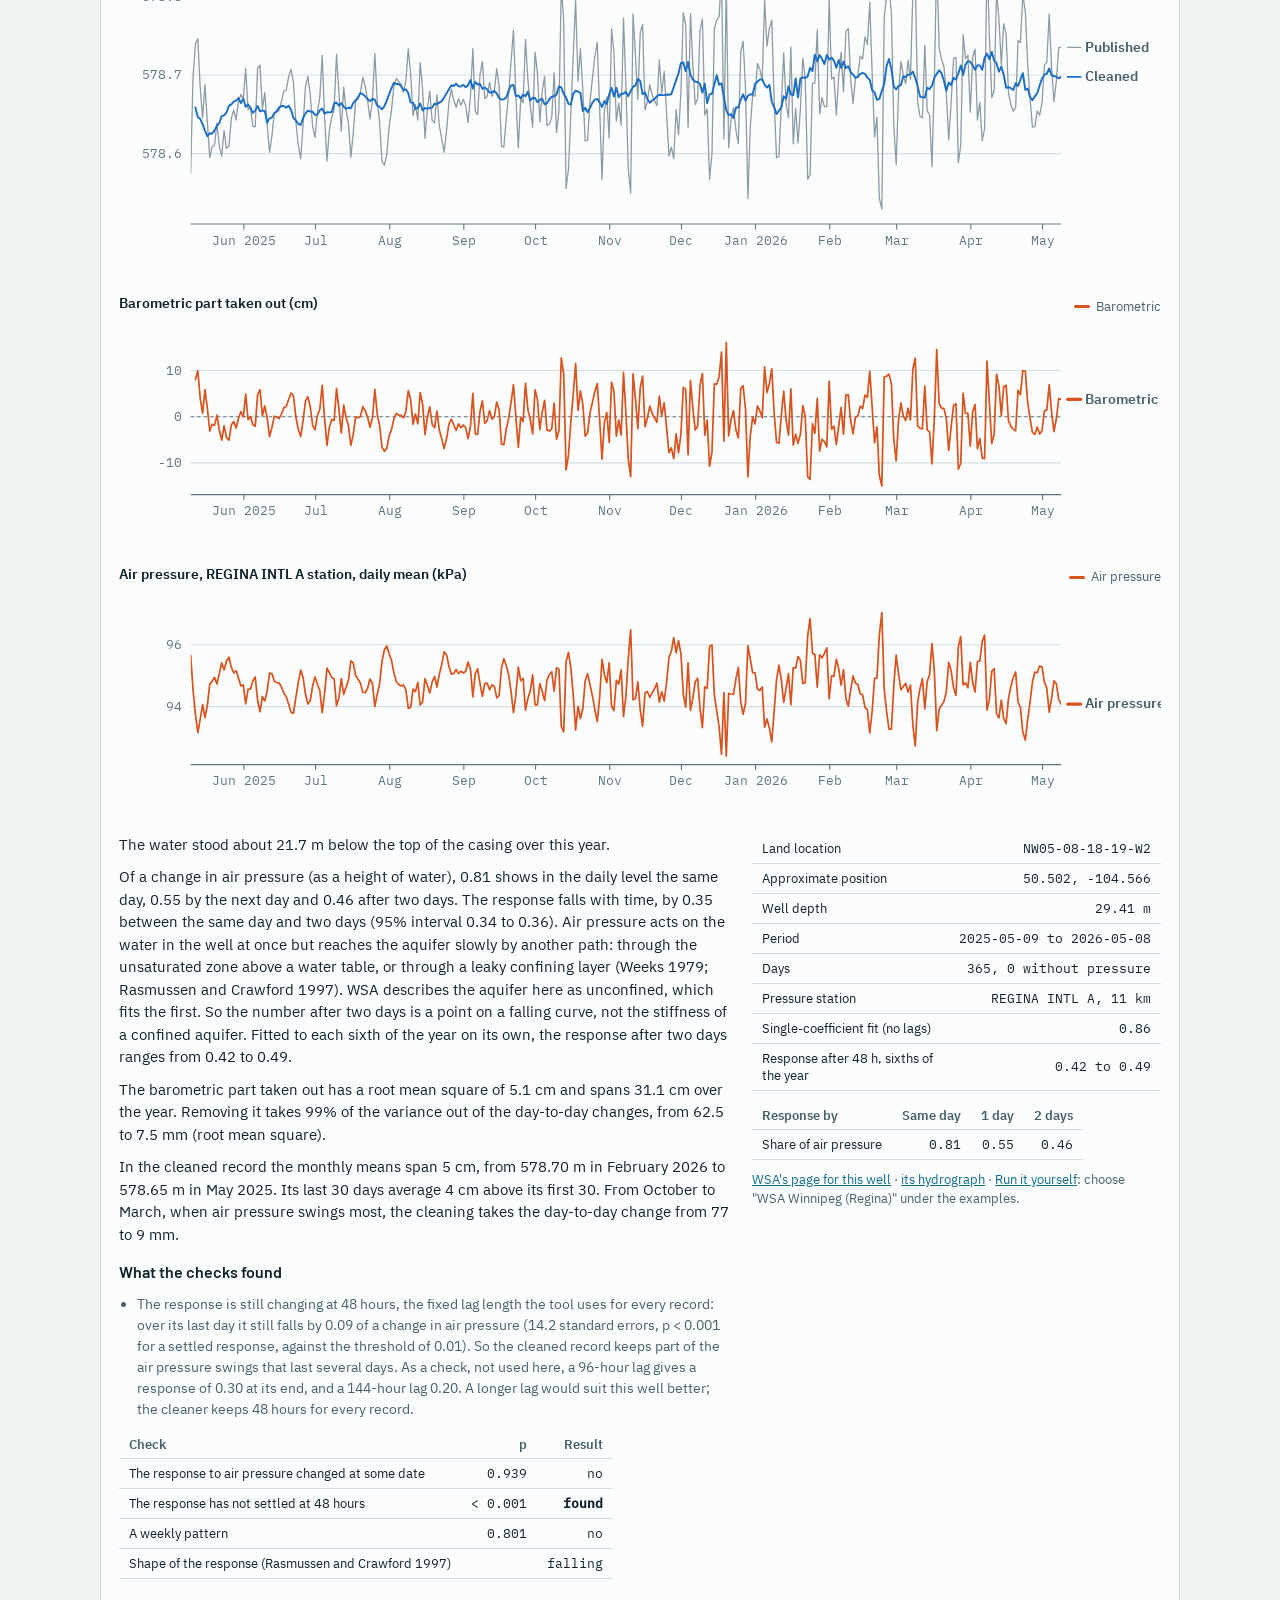
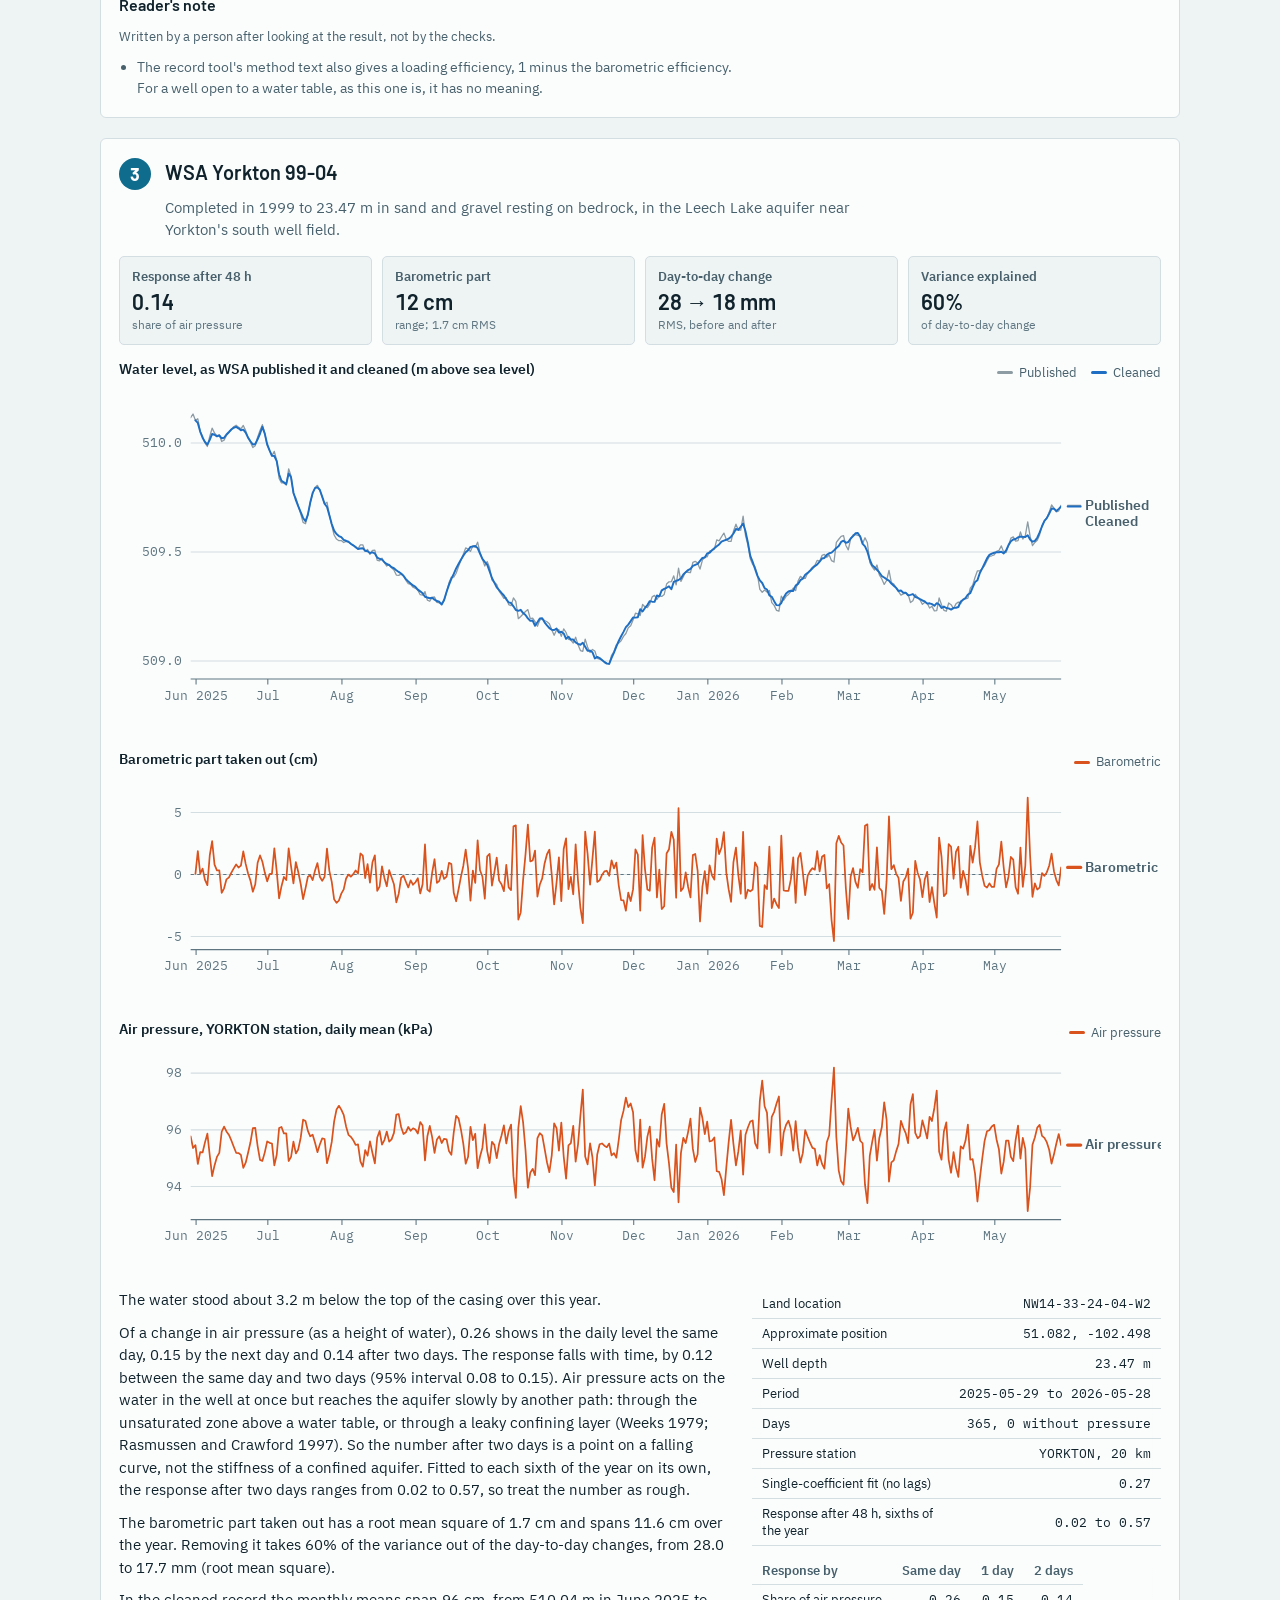
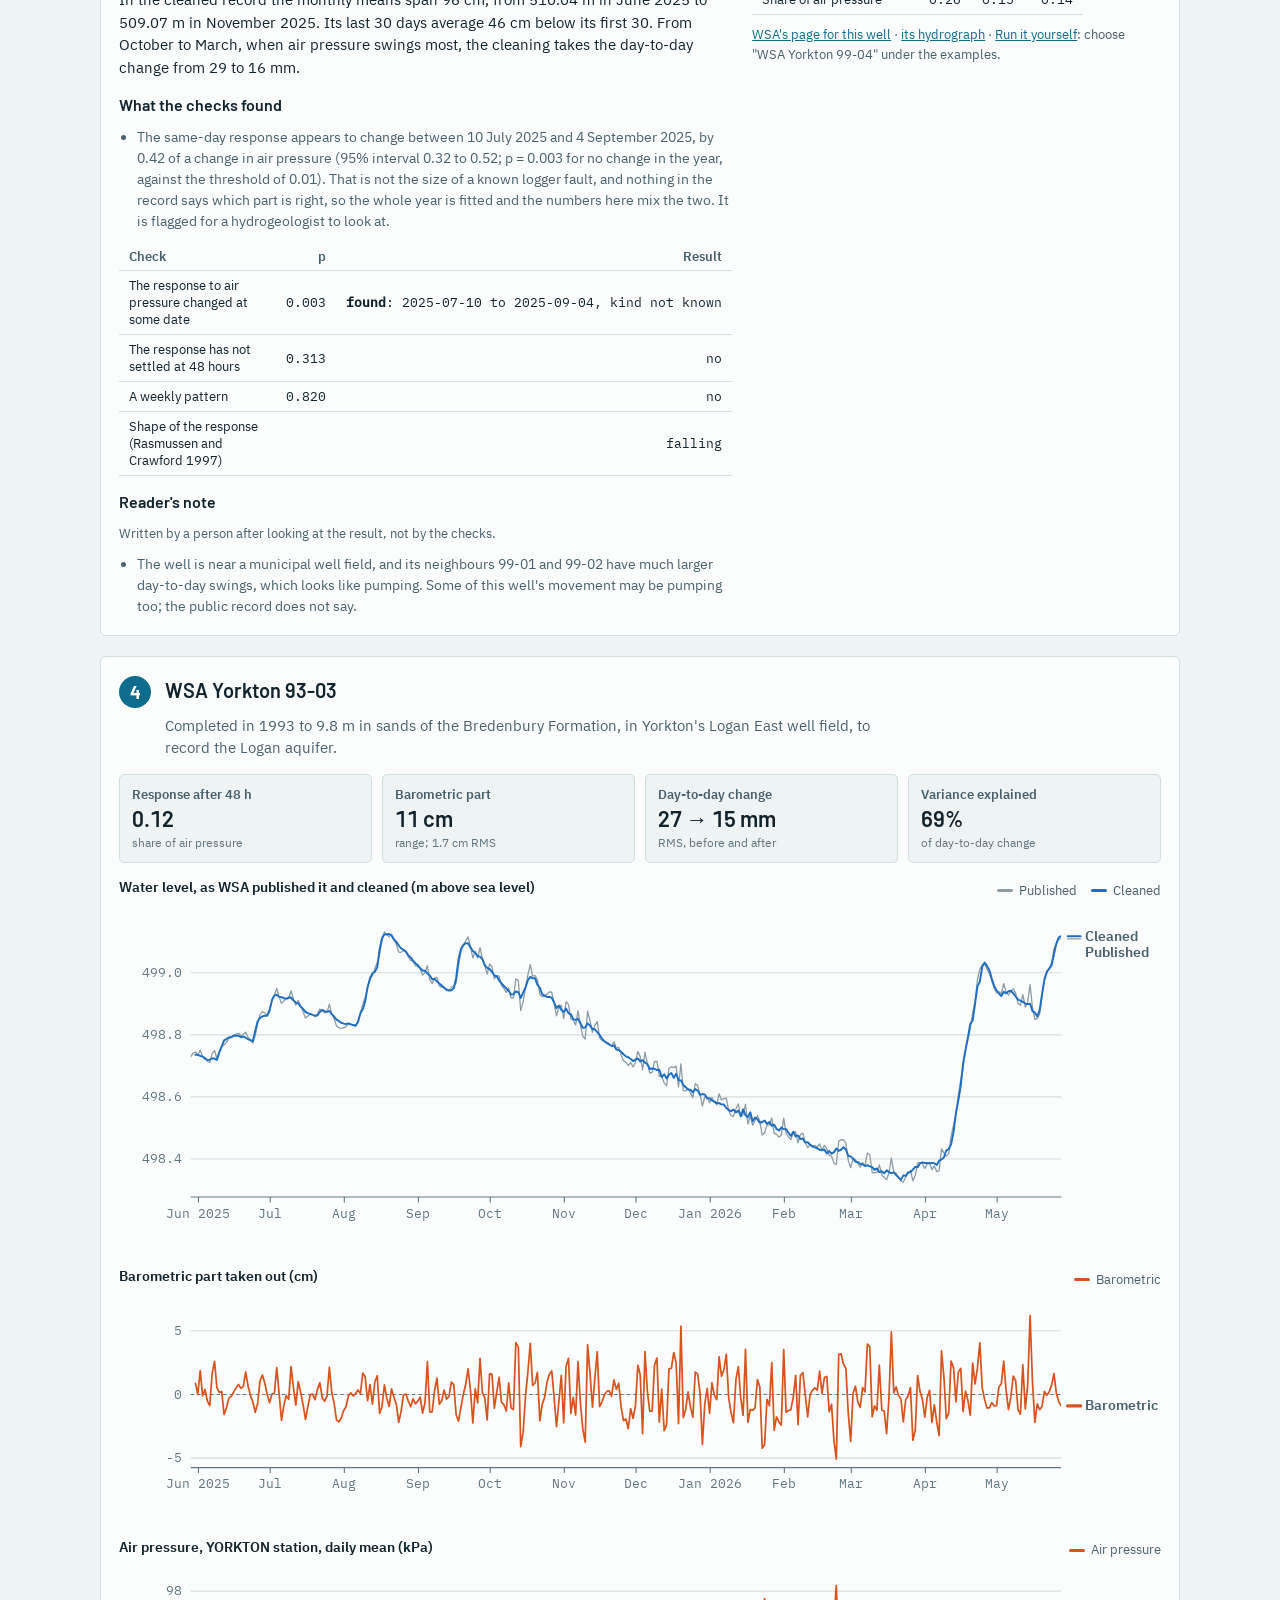
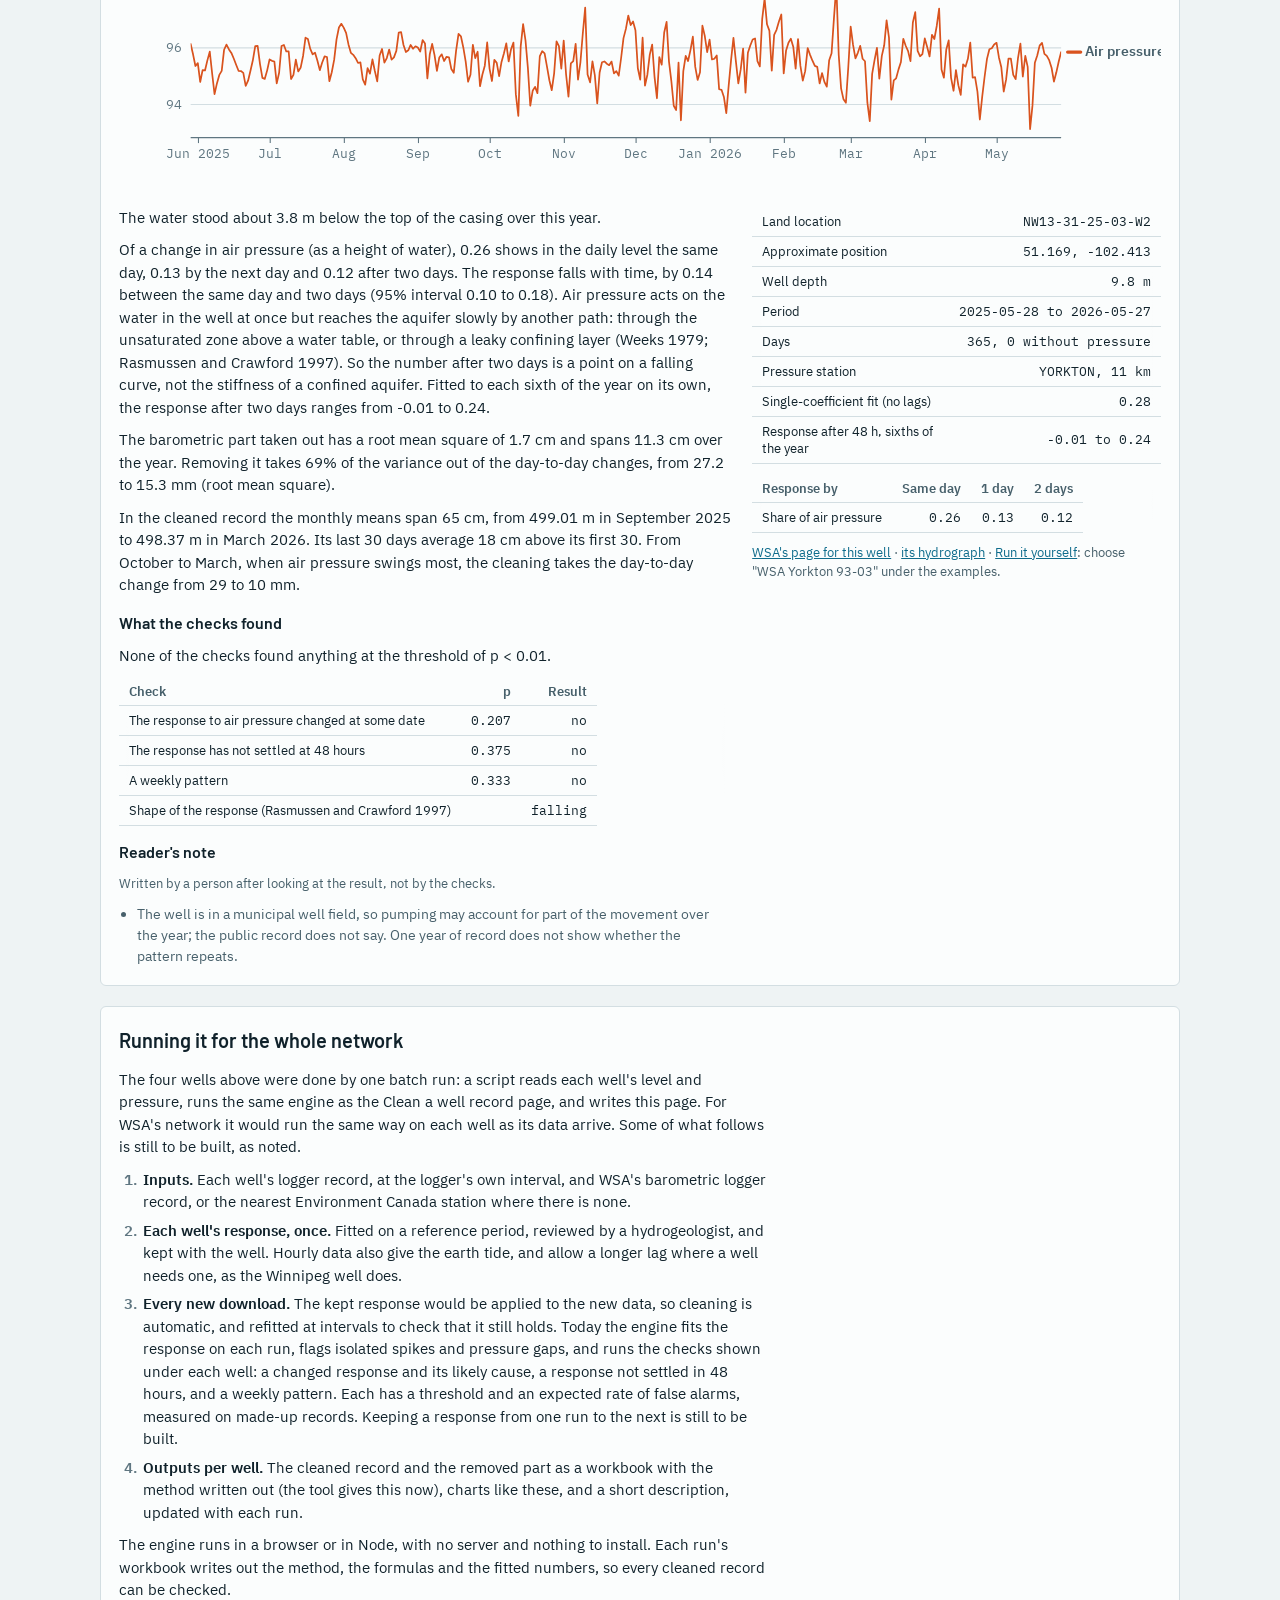
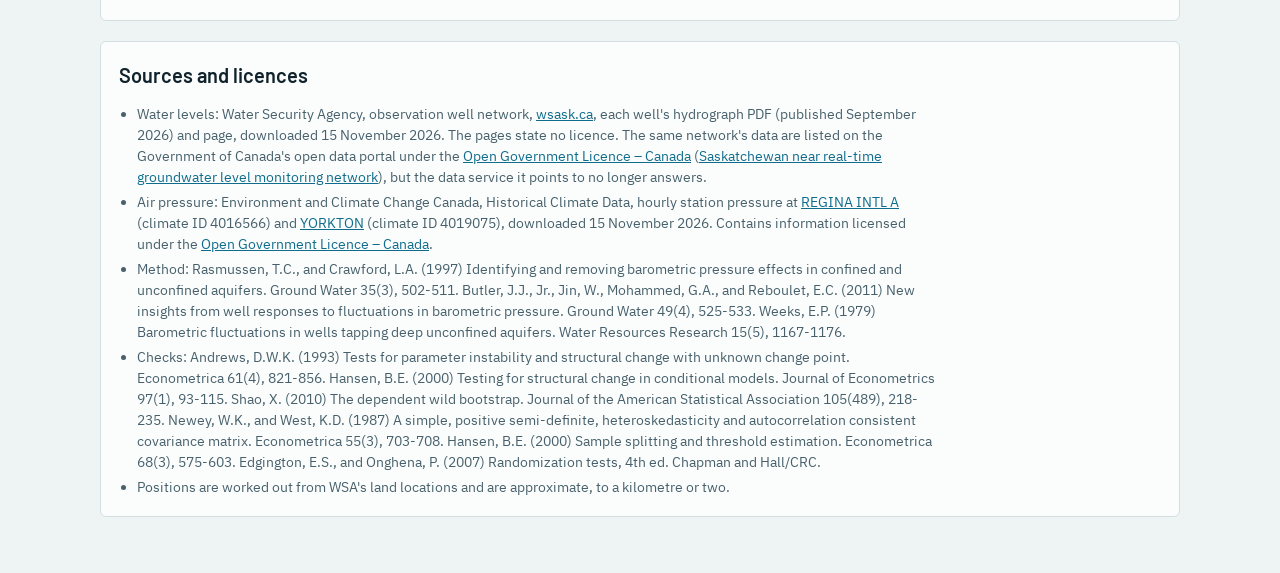
<file: wsa/index.html>
<!doctype html>
<html lang="en">
<head>
<meta charset="utf-8">
<meta name="viewport" content="width=device-width, initial-scale=1">
<meta http-equiv="Content-Security-Policy" content="default-src 'none'; script-src 'self'; style-src 'self'; font-src 'self'; img-src 'self' data:; connect-src 'none'; form-action 'none'; base-uri 'none'">
<meta name="referrer" content="no-referrer">
<meta name="robots" content="noindex">
<title>Saskatchewan wells, cleaned · KampWell</title>
<meta name="description" content="Public Water Security Agency observation well records with the barometric effect removed automatically by KampWell.">
<link rel="icon" type="image/svg+xml" href="data:image/svg+xml,%3Csvg xmlns='http://www.w3.org/2000/svg' viewBox='0 0 32 32'%3E%3Crect width='32' height='32' rx='6' fill='%23fbfdfd'/%3E%3Crect x='9' y='3' width='14' height='6' fill='%23c9b48f'/%3E%3Crect x='9' y='9' width='14' height='7' fill='%23a9b6a0'/%3E%3Crect x='9' y='16' width='14' height='7' fill='%238ea5b0'/%3E%3Crect x='9' y='23' width='14' height='6' fill='%235f7d8d'/%3E%3Crect x='5' y='12' width='22' height='2.5' fill='%230f6c8c'/%3E%3C/svg%3E">
<link rel="stylesheet" href="../styles.css">
<link rel="stylesheet" href="wsa.css">
</head>
<body>
<div class="wrap">
<header>
  <p class="kicker"><a href="../" class="home-link">KampWell</a></p>
  <h1>Saskatchewan observation wells, cleaned automatically</h1>
  <p class="lede">Four of the Water Security Agency's observation well records, from public data, with the barometric effect taken out by KampWell's well record cleaner, and read by checks that look for faults in each record. The same cleaner runs on the <a href="../#record">Clean a well record</a> page. No setting was made for any well: the same checks ran on all four, and where one found that the logger's correction appears to have stopped, the response is fitted to the record before that date. The four were read by a person first, and the checks were developed on them.</p>
  <p class="disclaimer">Not affiliated with or endorsed by the Water Security Agency.</p>
</header>

<section class="panel" aria-labelledby="what-h">
  <h2 id="what-h">What was done</h2>
  <ol class="steps">
    <li>WSA's daily average water levels for the last year plotted (May 2025 to May 2026), read from the hydrograph it publishes for each well.</li>
    <li>Air pressure for the same days from Environment and Climate Change Canada's nearest hourly station.</li>
    <li>KampWell fits each well's barometric response function: how much of a change in air pressure shows in the water level, on the same day and over the next two (regression deconvolution; Rasmussen and Crawford 1997, Butler et al. 2011). Its sum after two days is the response after 48 hours. For a confined aquifer whose response has settled by then, that is close to the barometric efficiency.</li>
    <li>That fitted part is subtracted. Only what moves with air pressure is taken out, so trends, seasons and recharge stay in the record, apart from any part of them that moves with air pressure, such as a seasonal swing in it.</li>
  </ol>
  <div class="tablewrap"><table>
    <thead><tr><th>Well</th><th>Depth</th><th>Response after 48 h</th><th>Barometric part, RMS (cm)</th><th>Range (cm)</th><th>Day-to-day change, RMS (mm)</th><th>Variance explained</th></tr></thead>
    <tbody>
<tr><td><a href="#regina-firehall">WSA Regina Firehall</a></td><td>33.83 m</td><td>0.68</td><td>4.0</td><td>22.3</td><td>26.5 → 8.7*</td><td>89%*</td></tr>
<tr><td><a href="#regina-winnipeg">WSA Winnipeg (Regina)</a></td><td>29.41 m</td><td>0.46</td><td>5.1</td><td>31.1</td><td>62.5 → 7.5</td><td>99%</td></tr>
<tr><td><a href="#yorkton-99-04">WSA Yorkton 99-04</a></td><td>23.47 m</td><td>0.14</td><td>1.7</td><td>11.6</td><td>28.0 → 17.7</td><td>60%</td></tr>
<tr><td><a href="#yorkton-93-03">WSA Yorkton 93-03</a></td><td>9.8 m</td><td>0.12</td><td>1.7</td><td>11.3</td><td>27.2 → 15.3</td><td>69%</td></tr>
    </tbody>
  </table></div>
  <p class="setting">* WSA Regina Firehall: up to 3 April 2026, the stretch its response is fitted to.</p>
  <p class="setting">Drag across any chart to zoom in on a stretch of time, and double-click it to see the whole year again. A well's charts zoom together.</p>
  <h3>For every well</h3>
  <ul class="notes"><li>These are daily averages, read from the points plotted in WSA's published hydrograph PDFs, because no hourly record is publicly reachable. WSA's loggers record more often. A daily average smooths over the day, so a response that comes within hours is split between the same day and the next. With hourly data the response would be resolved within the day, and the earth tide removed too. A daily average removes most of the tide, but a few per cent of it is left, showing as a slow beat of about two weeks.</li><li>Air pressure is Environment and Climate Change Canada's hourly station pressure at the nearest airport, 8 to 20 km away, averaged over the same day. The station's different elevation shifts its pressure by a constant, which drops out of the day-to-day changes the fit uses. WSA compensates its levels with a barometric logger of its own; that record, used instead, would remove the station distance.</li><li>WSA does not say which day its averages are taken over. They are matched here to the calendar day in Central Standard Time, Saskatchewan's clock all year.</li><li>Each well was run on the last 365 days of its hydrograph, a rule fixed before any well was run, with the tool's fixed 48-hour lag, and the same checks on every well. No setting was made for any well. These four wells were read by a person before the checks were written, and the checks were developed on them: the first version of the change check missed Regina Firehall's fault, and the weekly check was rebuilt after a review showed it gave false alarms on short stretches. So these four show what the checks find, not how often they are right; that comes from wells they had not seen. The fit has three coefficients on one year of data; its spread is shown by 95% intervals where a check reports one, and by the range across sixths of the year. There is no true answer to check these numbers against: they are what the published methods give on public data.</li></ul>
</section>

<section class="panel well" id="regina-firehall" aria-labelledby="regina-firehall-h">
<div class="well-head">
  <span class="well-n">1</span>
  <div class="stack">
    <h2 id="regina-firehall-h">WSA Regina Firehall</h2>
    <p class="setting">Completed in 1987 to 33.83 m in Upper Floral Formation sands of the Regina aquifer, under the city. Monitored since 1989.</p>
  </div>
</div>
<div class="tiles"><div class="tile"><span class="tile-k">Response after 48 h</span><span class="tile-v">0.68</span><span class="tile-s">share of air pressure</span></div><div class="tile"><span class="tile-k">Barometric part</span><span class="tile-v">22 cm</span><span class="tile-s">range; 4.0 cm RMS</span></div><div class="tile"><span class="tile-k">Day-to-day change</span><span class="tile-v">27 → 9 mm</span><span class="tile-s">RMS, before and after, to 3 April 2026</span></div><div class="tile"><span class="tile-k">Variance explained</span><span class="tile-v">89%</span><span class="tile-s">of day-to-day change, to 3 April 2026</span></div></div>
<figure class="wsa-figure" data-chart='{&quot;id&quot;:&quot;regina-firehall-a&quot;,&quot;title&quot;:&quot;Water level, as WSA published it and cleaned (m above sea level)&quot;,&quot;unit&quot;:&quot;m&quot;,&quot;height&quot;:300,&quot;zero&quot;:false,&quot;t0&quot;:1746813600000,&quot;n&quot;:365,&quot;dec&quot;:3,&quot;series&quot;:[{&quot;label&quot;:&quot;Published&quot;,&quot;cls&quot;:&quot;s-raw&quot;,&quot;v&quot;:[559.001,558.9998,559.0439,559.0741,559.1209,559.1063,559.1162,559.1103,559.0797,559.0511,559.0385,559.0355,559.0318,559.0097,559.0006,558.9949,558.9829,558.9845,558.9949,559.0047,559.0094,559.0276,559.0403,559.0648,559.069,559.0619,559.0532,559.0372,559.0465,559.0841,559.0896,559.0796,559.0753,559.0467,559.0209,559.0191,559.0273,559.0276,559.032,559.0389,559.0496,559.0602,559.0774,559.1013,559.09,559.066,559.0297,559.0085,559.0216,559.0475,559.0608,559.0541,559.0323,559.02,559.026,559.0515,559.061,559.0283,559.0025,559.0003,558.9989,559.0224,559.0452,559.0364,559.0262,559.0283,559.0216,558.9955,558.9717,558.9722,558.9841,558.9949,559.0117,559.0256,559.0257,559.0181,559.0064,559.0284,558.9831,559.0345,559.0031,558.9645,558.9369,558.9286,558.935,558.9513,558.9731,558.9911,559.0087,559.0105,559.0107,559.0343,559.0557,559.0437,559.0317,559.0169,559.0205,559.0402,559.0231,559.0041,559.0059,559.0051,558.9889,558.9862,558.9846,558.9667,558.9381,558.92,558.9239,558.9373,558.9467,558.9511,558.9517,558.9514,558.9511,558.9517,558.9436,558.9352,558.9628,558.971,558.9577,558.9565,558.9792,558.9841,558.9772,558.98,558.9856,559.0121,558.9961,559.0035,558.9814,558.9444,558.928,558.9338,558.9545,558.9916,559.0113,558.9807,558.9597,558.9587,558.9883,559.006,559.0036,558.9807,558.9869,559.0106,559.0003,558.9897,559.0012,558.9963,558.9716,558.9534,558.9598,558.9612,558.945,558.9871,559.0667,559.0296,558.9572,558.9336,558.9541,559.0148,559.0442,559.0441,559.0538,559.0224,558.9875,558.9753,558.9967,559.034,559.0644,559.0663,559.0207,558.9753,558.9922,558.9802,558.992,559.0445,559.032,559.0148,558.9934,559.0198,559.0431,559.017,558.945,558.9518,559.0103,559.0161,559.0217,559.0719,559.0721,559.047,559.0409,559.0408,559.0348,559.0212,559.0282,559.036,559.0442,559.0354,559.0015,558.9641,558.9313,558.9214,558.9196,558.9148,558.9598,559.0246,559.009,559.0231,559.0485,559.0408,559.0199,559.0368,559.0868,559.0699,559.0608,559.0071,558.961,558.9784,559.0297,559.0891,559.1287,559.1268,559.1421,559.1307,559.0863,559.0685,559.0418,559.0173,559.0224,559.0587,559.0843,559.0247,558.9739,558.9764,558.9795,558.9992,559.0167,559.0216,559.0575,559.0914,559.1012,559.1337,559.1251,559.081,559.0234,559.0055,559.0196,559.0371,559.0083,559.0218,559.0191,558.9806,558.9751,558.9517,558.9701,558.9954,558.9608,558.8969,558.8927,558.9076,558.9564,558.9575,558.9459,558.9378,558.9195,558.9636,558.9887,558.9888,558.9748,558.9578,558.9812,558.9763,558.9952,559.0244,559.0308,559.0081,558.9976,558.9999,559.0071,559.0177,559.0337,559.0487,559.0755,559.0985,559.0549,559.0156,558.9663,558.8932,558.9001,558.9823,559.0467,559.0859,559.0696,558.9998,558.9658,558.9838,558.9971,559.0003,559.0041,559.0086,559.0346,559.0915,559.0924,559.0542,559.0156,559.0217,559.0153,558.9947,558.9529,558.9369,559.0018,559.0448,559.0426,559.0318,559.0262,558.9876,558.9612,558.9646,558.9924,558.9675,558.9118,558.9258,558.9673,559.0257,558.9698,558.9616,558.9801,558.9724,558.9805,559.0186,559.0404,558.856,558.9939,559.1392,559.0561,558.92,559.0801,559.0678,558.8918,558.8975,559.0718,559.0039,559.0311,559.1074,559.0154,559.0462,559.0279,558.912,558.9359,558.9885,559.0378,559.0611,559.0241,559.0704,559.0751,558.9495,558.9733,558.9786,559.1058,559.0267,558.9568,559.0192,559.0456]},{&quot;label&quot;:&quot;Cleaned&quot;,&quot;cls&quot;:&quot;s-clean&quot;,&quot;v&quot;:[null,null,559.029,559.0055,559.0354,559.0386,559.0575,559.0553,559.0494,559.0489,559.051,559.0476,559.0477,559.0422,559.042,559.0409,559.0379,559.0386,559.036,559.0382,559.0364,559.0414,559.0442,559.0507,559.0489,559.0487,559.0529,559.0484,559.0452,559.0518,559.0492,559.0459,559.0518,559.0463,559.0418,559.0406,559.04,559.0355,559.0356,559.0331,559.033,559.0313,559.0329,559.0448,559.0423,559.046,559.0413,559.0325,559.0294,559.0275,559.0272,559.0323,559.0341,559.0305,559.0275,559.0253,559.0265,559.0251,559.0284,559.0281,559.0189,559.0164,559.0186,559.0227,559.0216,559.022,559.0219,559.0219,559.0182,559.0139,559.0094,559.0083,559.0121,559.0149,559.0143,559.0187,559.0144,559.0165,558.9567,559.0196,559.0224,559.0199,559.0162,559.0099,559.0042,559.0002,558.9998,559.0019,559.0119,559.012,559.0084,559.0121,559.0141,559.0108,559.0151,559.013,559.0057,559.0094,559.0055,559.0054,559.0037,559.0016,558.9977,558.9962,558.997,558.9955,558.9924,558.9884,558.9849,558.9791,558.9767,558.982,558.9836,558.9828,558.9817,558.9828,558.9834,558.979,558.9802,558.9775,558.9798,558.9805,558.98,558.9769,558.9776,558.9805,558.9838,559.0114,558.9863,558.9837,558.9821,558.981,558.9794,558.9745,558.9691,558.9682,558.9747,558.9763,558.9789,558.9781,558.9779,558.9746,558.9773,558.9803,558.9803,558.9807,558.9759,558.9799,558.9847,558.9843,558.9809,558.9791,558.9742,558.977,558.9748,558.9772,558.9952,558.9878,558.9904,558.9915,558.9777,558.9761,558.9798,558.9788,558.9942,558.9905,558.9932,558.9903,558.9942,559.0045,559.0069,559.0112,559.0165,559.0064,559.0172,559.0075,558.9993,559.0133,559.004,559.0119,559.0111,559.011,559.0104,559.0169,559.015,559.0072,559.0091,559.0013,559.001,559.0169,559.0167,559.0187,559.023,559.0216,559.0212,559.0183,559.0165,559.0165,559.0194,559.021,559.0226,559.0228,559.0179,559.0113,559.0103,559.0003,559.0033,559.0117,559.004,559.0169,559.0236,559.0222,559.0255,559.0271,559.0327,559.0187,559.041,559.0377,559.0336,559.0276,559.0168,559.0263,559.0203,559.0364,559.0487,559.0523,559.0434,559.0505,559.0363,559.0366,559.0304,559.0268,559.0354,559.0299,559.0291,559.0304,559.0144,559.0149,559.0151,559.015,559.0201,559.0225,559.0164,559.0317,559.0312,559.0383,559.0367,559.0337,559.0203,559.0214,559.0097,559.0172,559.0209,559.0061,559.0249,559.0095,559.0095,559.0109,559.007,559.0043,559.0073,558.994,559,558.9952,558.9997,559.0058,558.9953,559.0039,559.0001,559.0016,559.0109,559.0025,559.0099,558.9979,559.0015,559.0021,559.0021,559.004,559.0084,559.0083,559.0033,559.0031,559.0037,559.004,559.004,559.0211,559.0171,559.0194,559.0196,559.0079,558.9908,558.9878,558.9838,558.9962,559.0085,559.0074,559.0066,559.0057,558.9982,559.0005,559.0013,559.0043,559.0001,559.0028,559.0035,559.0114,559.0124,559.0085,558.9992,558.9988,559.0011,558.9963,558.9969,558.9872,558.985,558.9901,558.9979,558.9951,558.9952,558.9883,558.9892,558.9903,558.9882,558.9916,558.9911,559.0277,558.9892,558.9872,558.9881,558.9882,559.0229,559.0902,559.137,558.9043,558.9797,559.1285,559.0798,558.9204,559.0335,559.0132,558.8375,558.828,559.0106,558.9755,559.0325,559.1273,559.0191,559.0178,558.9614,558.8122,558.8349,558.9197,559.0117,559.0702,559.0505,559.1059,559.1163,558.9798,558.9831,558.956,559.0685,559.008,558.9587,559.0122,559.018]}]}'>
<figcaption class="chart-head"><span class="chart-title">Water level, as WSA published it and cleaned (m above sea level)</span><span class="legend"><span class="key"><span class="swatch-box s-raw"></span>Published</span><span class="key"><span class="swatch-box s-clean"></span>Cleaned</span></span></figcaption>
<div class="chart-scroll"><div class="plot-box">
<svg class="wsa-chart" viewBox="0 0 960 300" role="img" aria-labelledby="regina-firehall-a-t">
<title id="regina-firehall-a-t">Water level, as WSA published it and cleaned (m above sea level)</title>
<clipPath id="regina-firehall-a-clip"><rect x="66" y="0" width="802" height="300"/></clipPath>
<line class="grid" x1="66" x2="868" y1="264.7" y2="264.7"/>
<text class="tick" x="58" y="268.7" text-anchor="end">558.8</text>
<line class="grid" x1="66" x2="868" y1="194.9" y2="194.9"/>
<text class="tick" x="58" y="198.9" text-anchor="end">558.9</text>
<line class="grid" x1="66" x2="868" y1="125.0" y2="125.0"/>
<text class="tick" x="58" y="129.0" text-anchor="end">559.0</text>
<line class="grid" x1="66" x2="868" y1="55.2" y2="55.2"/>
<text class="tick" x="58" y="59.2" text-anchor="end">559.1</text>
<line class="mtick" x1="115.0" x2="115.0" y1="270" y2="275"/>
<text class="tick" x="115.0" y="289" text-anchor="middle">Jun 2025</text>
<line class="mtick" x1="181.1" x2="181.1" y1="270" y2="275"/>
<text class="tick" x="181.1" y="289" text-anchor="middle">Jul</text>
<line class="mtick" x1="249.4" x2="249.4" y1="270" y2="275"/>
<text class="tick" x="249.4" y="289" text-anchor="middle">Aug</text>
<line class="mtick" x1="317.7" x2="317.7" y1="270" y2="275"/>
<text class="tick" x="317.7" y="289" text-anchor="middle">Sep</text>
<line class="mtick" x1="383.8" x2="383.8" y1="270" y2="275"/>
<text class="tick" x="383.8" y="289" text-anchor="middle">Oct</text>
<line class="mtick" x1="452.1" x2="452.1" y1="270" y2="275"/>
<text class="tick" x="452.1" y="289" text-anchor="middle">Nov</text>
<line class="mtick" x1="518.2" x2="518.2" y1="270" y2="275"/>
<text class="tick" x="518.2" y="289" text-anchor="middle">Dec</text>
<line class="mtick" x1="586.5" x2="586.5" y1="270" y2="275"/>
<text class="tick" x="586.5" y="289" text-anchor="middle">Jan 2026</text>
<line class="mtick" x1="654.8" x2="654.8" y1="270" y2="275"/>
<text class="tick" x="654.8" y="289" text-anchor="middle">Feb</text>
<line class="mtick" x1="716.5" x2="716.5" y1="270" y2="275"/>
<text class="tick" x="716.5" y="289" text-anchor="middle">Mar</text>
<line class="mtick" x1="784.8" x2="784.8" y1="270" y2="275"/>
<text class="tick" x="784.8" y="289" text-anchor="middle">Apr</text>
<line class="mtick" x1="850.9" x2="850.9" y1="270" y2="275"/>
<text class="tick" x="850.9" y="289" text-anchor="middle">May</text>
<line class="axis" x1="66" x2="868" y1="270" y2="270"/>
<path class="line s-raw" clip-path="url(#regina-firehall-a-clip)" d="M66.0 124.3L68.2 125.2L70.4 94.4L72.6 73.3L74.8 40.6L77.0 50.8L79.2 43.9L81.4 48.0L83.6 69.4L85.8 89.4L88.0 98.2L90.2 100.3L92.4 102.8L94.6 118.3L96.8 124.6L99.0 128.6L101.3 137.0L103.5 135.9L105.7 128.6L107.9 121.8L110.1 118.5L112.3 105.8L114.5 96.9L116.7 79.8L118.9 76.9L121.1 81.8L123.3 87.9L125.5 99.1L127.7 92.6L129.9 66.3L132.1 62.5L134.3 69.5L136.5 72.5L138.7 92.4L140.9 110.5L143.1 111.7L145.3 106.0L147.5 105.8L149.7 102.7L151.9 97.9L154.1 90.4L156.3 83.0L158.5 71.0L160.7 54.3L162.9 62.2L165.1 79.0L167.4 104.3L169.6 119.1L171.8 110.0L174.0 91.9L176.2 82.6L178.4 87.3L180.6 102.5L182.8 111.1L185.0 106.9L187.2 89.1L189.4 82.5L191.6 105.3L193.8 123.3L196.0 124.8L198.2 125.8L200.4 109.4L202.6 93.5L204.8 99.6L207.0 106.8L209.2 105.3L211.4 110.0L213.6 128.2L215.8 144.8L218.0 144.5L220.2 136.1L222.4 128.6L224.6 116.9L226.8 107.2L229.0 107.1L231.2 112.4L233.5 120.6L235.7 105.2L237.9 136.8L240.1 101.0L242.3 122.9L244.5 149.8L246.7 169.1L248.9 174.9L251.1 170.4L253.3 159.1L255.5 143.8L257.7 131.3L259.9 119.0L262.1 117.7L264.3 117.6L266.5 101.1L268.7 86.2L270.9 94.5L273.1 102.9L275.3 113.2L277.5 110.7L279.7 97.0L281.9 108.9L284.1 122.2L286.3 120.9L288.5 121.5L290.7 132.8L292.9 134.7L295.1 135.8L297.3 148.3L299.5 168.3L301.8 180.9L304.0 178.2L306.2 168.8L308.4 162.3L310.6 159.2L312.8 158.8L315.0 159.0L317.2 159.2L319.4 158.8L321.6 164.4L323.8 170.3L326.0 151.0L328.2 145.3L330.4 154.6L332.6 155.4L334.8 139.6L337.0 136.1L339.2 141.0L341.4 139.0L343.6 135.1L345.8 116.6L348.0 127.8L350.2 122.6L352.4 138.0L354.6 163.9L356.8 175.3L359.0 171.3L361.2 156.8L363.4 130.9L365.6 117.2L367.9 138.5L370.1 153.2L372.3 153.9L374.5 133.2L376.7 120.9L378.9 122.5L381.1 138.5L383.3 134.2L385.5 117.6L387.7 124.8L389.9 132.2L392.1 124.2L394.3 127.6L396.5 144.9L398.7 157.6L400.9 153.1L403.1 152.1L405.3 163.4L407.5 134.1L409.7 78.5L411.9 104.4L414.1 154.9L416.3 171.4L418.5 157.1L420.7 114.7L422.9 94.2L425.1 94.3L427.3 87.5L429.5 109.4L431.7 133.8L434.0 142.3L436.2 127.3L438.4 101.3L440.6 80.1L442.8 78.7L445.0 110.6L447.2 142.3L449.4 130.5L451.6 138.9L453.8 130.6L456.0 94.0L458.2 102.7L460.4 114.7L462.6 129.7L464.8 111.2L467.0 94.9L469.2 113.2L471.4 163.4L473.6 158.7L475.8 117.9L478.0 113.8L480.2 109.9L482.4 74.8L484.6 74.7L486.8 92.2L489.0 96.5L491.2 96.6L493.4 100.7L495.6 110.2L497.8 105.4L500.0 99.9L502.3 94.2L504.5 100.3L506.7 124.0L508.9 150.1L511.1 173.0L513.3 179.9L515.5 181.2L517.7 184.5L519.9 153.1L522.1 107.9L524.3 118.8L526.5 108.9L528.7 91.2L530.9 96.6L533.1 111.1L535.3 99.3L537.5 64.4L539.7 76.2L541.9 82.6L544.1 120.1L546.3 152.3L548.5 140.1L550.7 104.3L552.9 62.8L555.1 35.2L557.3 36.5L559.5 25.8L561.7 33.8L563.9 64.8L566.1 77.2L568.4 95.9L570.6 113.0L572.8 109.4L575.0 84.1L577.2 66.2L579.4 107.8L581.6 143.3L583.8 141.5L586.0 139.4L588.2 125.6L590.4 113.4L592.6 110.0L594.8 84.9L597.0 61.2L599.2 54.4L601.4 31.7L603.6 37.7L605.8 68.5L608.0 108.7L610.2 121.2L612.4 111.4L614.6 99.1L616.8 119.2L619.0 109.8L621.2 111.7L623.4 138.6L625.6 142.4L627.8 158.8L630.0 145.9L632.2 128.3L634.5 152.4L636.7 197.0L638.9 200.0L641.1 189.6L643.3 155.5L645.5 154.7L647.7 162.8L649.9 168.5L652.1 181.3L654.3 150.5L656.5 132.9L658.7 132.9L660.9 142.6L663.1 154.5L665.3 138.2L667.5 141.6L669.7 128.4L671.9 108.0L674.1 103.5L676.3 119.4L678.5 126.7L680.7 125.1L682.9 120.1L685.1 112.7L687.3 101.5L689.5 91.0L691.7 72.3L693.9 56.3L696.1 86.7L698.3 114.2L700.5 148.6L702.8 199.6L705.0 194.8L707.2 137.4L709.4 92.4L711.6 65.1L713.8 76.4L716.0 125.2L718.2 148.9L720.4 136.4L722.6 127.1L724.8 124.8L727.0 122.2L729.2 119.0L731.4 100.9L733.6 61.2L735.8 60.5L738.0 87.2L740.2 114.2L742.4 109.9L744.6 114.4L746.8 128.7L749.0 157.9L751.2 169.1L753.4 123.8L755.6 93.8L757.8 95.3L760.0 102.8L762.2 106.8L764.4 133.7L766.6 152.1L768.9 149.8L771.1 130.4L773.3 147.7L775.5 186.6L777.7 176.9L779.9 147.9L782.1 107.1L784.3 146.1L786.5 151.9L788.7 138.9L790.9 144.3L793.1 138.7L795.3 112.1L797.5 96.8L799.7 225.6L801.9 129.3L804.1 27.8L806.3 85.9L808.5 180.9L810.7 69.1L812.9 77.7L815.1 200.6L817.3 196.6L819.5 74.9L821.7 122.3L823.9 103.3L826.1 50.1L828.3 114.3L830.5 92.8L832.7 105.6L835.0 186.5L837.2 169.8L839.4 133.1L841.6 98.7L843.8 82.4L846.0 108.2L848.2 75.9L850.4 72.6L852.6 160.3L854.8 143.7L857.0 140.0L859.2 51.2L861.4 106.4L863.6 155.2L865.8 111.6L868.0 93.2"/>
<line class="swatch s-raw" x1="874.0" x2="886.0" y1="93.2" y2="93.2"/>
<path class="line s-clean" clip-path="url(#regina-firehall-a-clip)" d="M70.4 104.8L72.6 121.2L74.8 100.3L77.0 98.1L79.2 84.9L81.4 86.4L83.6 90.6L85.8 90.9L88.0 89.4L90.2 91.8L92.4 91.7L94.6 95.6L96.8 95.7L99.0 96.5L101.3 98.6L103.5 98.1L105.7 99.9L107.9 98.4L110.1 99.6L112.3 96.1L114.5 94.2L116.7 89.6L118.9 90.9L121.1 91.0L123.3 88.1L125.5 91.2L127.7 93.5L129.9 88.9L132.1 90.7L134.3 93.0L136.5 88.9L138.7 92.7L140.9 95.9L143.1 96.7L145.3 97.1L147.5 100.3L149.7 100.2L151.9 101.9L154.1 102.0L156.3 103.2L158.5 102.1L160.7 93.8L162.9 95.5L165.1 92.9L167.4 96.2L169.6 102.4L171.8 104.5L174.0 105.8L176.2 106.1L178.4 102.5L180.6 101.2L182.8 103.7L185.0 105.8L187.2 107.4L189.4 106.5L191.6 107.5L193.8 105.2L196.0 105.4L198.2 111.8L200.4 113.6L202.6 112.1L204.8 109.2L207.0 110.0L209.2 109.7L211.4 109.8L213.6 109.8L215.8 112.3L218.0 115.3L220.2 118.5L222.4 119.2L224.6 116.6L226.8 114.6L229.0 115.1L231.2 112.0L233.5 115.0L235.7 113.5L237.9 155.3L240.1 111.4L242.3 109.4L244.5 111.1L246.7 113.7L248.9 118.1L251.1 122.1L253.3 124.9L255.5 125.2L257.7 123.7L259.9 116.7L262.1 116.7L264.3 119.2L266.5 116.6L268.7 115.2L270.9 117.5L273.1 114.5L275.3 116.0L277.5 121.1L279.7 118.5L281.9 121.2L284.1 121.3L286.3 122.5L288.5 123.9L290.7 126.7L292.9 127.7L295.1 127.1L297.3 128.2L299.5 130.4L301.8 133.1L304.0 135.6L306.2 139.6L308.4 141.3L310.6 137.6L312.8 136.5L315.0 137.1L317.2 137.8L319.4 137.1L321.6 136.6L323.8 139.7L326.0 138.9L328.2 140.8L330.4 139.1L332.6 138.7L334.8 139.0L337.0 141.2L339.2 140.7L341.4 138.7L343.6 136.4L345.8 117.1L348.0 134.6L350.2 136.4L352.4 137.5L354.6 138.3L356.8 139.4L359.0 142.9L361.2 146.6L363.4 147.2L365.6 142.7L367.9 141.6L370.1 139.8L372.3 140.3L374.5 140.5L376.7 142.8L378.9 140.9L381.1 138.8L383.3 138.8L385.5 138.5L387.7 141.9L389.9 139.1L392.1 135.7L394.3 136.0L396.5 138.4L398.7 139.6L400.9 143.1L403.1 141.1L405.3 142.6L407.5 141.0L409.7 128.4L411.9 133.6L414.1 131.7L416.3 131.0L418.5 140.6L420.7 141.7L422.9 139.1L425.1 139.8L427.3 129.1L429.5 131.7L431.7 129.8L434.0 131.8L436.2 129.1L438.4 121.9L440.6 120.2L442.8 117.2L445.0 113.5L447.2 120.6L449.4 113.0L451.6 119.8L453.8 125.5L456.0 115.8L458.2 122.3L460.4 116.7L462.6 117.3L464.8 117.4L467.0 117.8L469.2 113.2L471.4 114.6L473.6 120.0L475.8 118.7L478.0 124.1L480.2 124.3L482.4 113.2L484.6 113.4L486.8 112.0L489.0 109.0L491.2 110.0L493.4 110.2L495.6 112.3L497.8 113.5L500.0 113.5L502.3 111.5L504.5 110.4L506.7 109.3L508.9 109.1L511.1 112.5L513.3 117.2L515.5 117.9L517.7 124.8L519.9 122.7L522.1 116.9L524.3 122.3L526.5 113.2L528.7 108.6L530.9 109.5L533.1 107.2L535.3 106.1L537.5 102.2L539.7 112.0L541.9 96.4L544.1 98.7L546.3 101.6L548.5 105.8L550.7 113.3L552.9 106.7L555.1 110.9L557.3 99.6L559.5 91.0L561.7 88.5L563.9 94.7L566.1 89.8L568.4 99.7L570.6 99.5L572.8 103.8L575.0 106.3L577.2 100.3L579.4 104.2L581.6 104.7L583.8 103.8L586.0 115.0L588.2 114.6L590.4 114.5L592.6 114.6L594.8 111.0L597.0 109.3L599.2 113.6L601.4 102.9L603.6 103.3L605.8 98.3L608.0 99.4L610.2 101.5L612.4 110.9L614.6 110.1L616.8 118.3L619.0 113.0L621.2 110.5L623.4 120.8L625.6 107.7L627.8 118.4L630.0 118.4L632.2 117.4L634.5 120.2L636.7 122.0L638.9 119.9L641.1 129.2L643.3 125.0L645.5 128.4L647.7 125.3L649.9 121.0L652.1 128.3L654.3 122.3L656.5 125.0L658.7 123.9L660.9 117.4L663.1 123.3L665.3 118.1L667.5 126.5L669.7 124.0L671.9 123.6L674.1 123.6L676.3 122.3L678.5 119.2L680.7 119.2L682.9 122.7L685.1 122.9L687.3 122.5L689.5 122.3L691.7 122.3L693.9 110.3L696.1 113.1L698.3 111.5L700.5 111.4L702.8 119.5L705.0 131.5L707.2 133.6L709.4 136.4L711.6 127.7L713.8 119.1L716.0 119.9L718.2 120.4L720.4 121.1L722.6 126.3L724.8 124.7L727.0 124.1L729.2 122.0L731.4 125.0L733.6 123.1L735.8 122.6L738.0 117.1L740.2 116.4L742.4 119.1L744.6 125.6L746.8 125.9L749.0 124.3L751.2 127.6L753.4 127.2L755.6 134.0L757.8 135.5L760.0 132.0L762.2 126.5L764.4 128.5L766.6 128.4L768.9 133.2L771.1 132.6L773.3 131.8L775.5 133.3L777.7 130.9L779.9 131.3L782.1 105.7L784.3 132.6L786.5 134.0L788.7 133.4L790.9 133.3L793.1 109.1L795.3 62.1L797.5 29.4L799.7 191.9L801.9 139.2L804.1 35.3L806.3 69.3L808.5 180.6L810.7 101.7L812.9 115.8L815.1 238.5L817.3 245.1L819.5 117.6L821.7 142.2L823.9 102.4L826.1 36.2L828.3 111.7L830.5 112.6L832.7 152.0L835.0 256.2L837.2 240.3L839.4 181.1L841.6 116.9L843.8 76.0L846.0 89.8L848.2 51.1L850.4 43.8L852.6 139.1L854.8 136.8L857.0 155.8L859.2 77.2L861.4 119.5L863.6 153.9L865.8 116.5L868.0 112.5"/>
<line class="swatch s-clean" x1="874.0" x2="886.0" y1="112.5" y2="112.5"/>
<text class="end-label" x="890.0" y="97.2">Published</text>
<text class="end-label" x="890.0" y="116.5">Cleaned</text>
<line class="cursor" x1="0" x2="0" y1="12" y2="270" hidden/>
</svg>
</div></div>
<p class="readout" aria-live="polite"></p>
</figure>
<figure class="wsa-figure" data-chart='{&quot;id&quot;:&quot;regina-firehall-b&quot;,&quot;title&quot;:&quot;Barometric part taken out (cm)&quot;,&quot;unit&quot;:&quot;cm&quot;,&quot;height&quot;:190,&quot;zero&quot;:true,&quot;t0&quot;:1746813600000,&quot;n&quot;:365,&quot;dec&quot;:1,&quot;series&quot;:[{&quot;label&quot;:&quot;Barometric&quot;,&quot;cls&quot;:&quot;s-baro&quot;,&quot;v&quot;:[null,null,1.4878,6.8566,8.5532,6.7715,5.8725,5.5038,3.0305,0.2176,-1.2542,-1.2146,-1.589,-3.2469,-4.1428,-4.6015,-5.5044,-5.4084,-4.1107,-3.346,-2.6991,-1.3815,-0.3942,1.4066,2.0051,1.3229,0.0271,-1.1152,0.1312,3.2258,4.037,3.3738,2.3471,0.0371,-2.0916,-2.1529,-1.2719,-0.7918,-0.3575,0.5764,1.6649,2.8945,4.4524,5.6537,4.767,2.0048,-1.165,-2.3971,-0.7784,1.9976,3.3624,2.1761,-0.181,-1.0466,-0.1533,2.622,3.4457,0.3239,-2.5917,-2.7761,-1.9959,0.6004,2.6576,1.374,0.4644,0.6338,-0.0349,-2.6356,-4.6479,-4.1716,-2.531,-1.3433,-0.0432,1.0662,1.1357,-0.0594,-0.7979,1.1919,2.6425,1.4872,-1.9284,-5.5443,-7.9334,-8.1327,-6.9172,-4.8883,-2.6734,-1.0808,-0.3158,-0.1478,0.2276,2.2205,4.1616,3.2934,1.6594,0.39,1.4801,3.0827,1.7553,-0.1274,0.2229,0.3475,-0.8817,-0.9967,-1.2415,-2.8837,-5.434,-6.8368,-6.0979,-4.1821,-3.0047,-3.0943,-3.186,-3.1441,-3.0551,-3.1099,-3.9765,-4.3831,-1.7421,-0.655,-2.2104,-2.3996,-0.0764,0.724,-0.0408,-0.0493,0.1787,0.0741,0.9774,1.9848,-0.0661,-3.6624,-5.1434,-4.0695,-1.4597,2.3403,3.664,0.4447,-1.9243,-1.9431,1.038,3.1371,2.6294,0.0424,0.6649,2.9893,2.4387,0.9754,1.6485,1.2036,-0.9289,-2.5711,-1.4399,-1.5787,-2.9763,0.9924,7.1534,4.1753,-3.3173,-5.794,-2.3615,3.8738,6.4362,6.5341,5.9596,3.1866,-0.5656,-1.4983,0.2479,2.9489,5.7479,5.5073,0.4202,-3.1083,-2.4981,-2.7295,-0.7256,3.125,2.8003,0.295,-1.7725,0.8841,3.2709,0.008,-7.0011,-5.5376,0.1236,1.4758,2.067,5.4988,5.5376,2.8332,1.7923,1.9183,1.3596,0.2938,1.1683,1.9538,2.4847,1.4374,-2.1059,-5.8677,-8.6564,-8.9939,-9.0653,-8.5482,-4.3467,1.289,0.5034,0.6153,2.4916,1.8642,-0.5554,0.9681,5.4083,5.1194,1.9781,-3.0573,-7.2582,-4.9151,1.2868,6.2848,10.8442,9.0402,9.3395,7.8425,4.2896,1.8027,0.5503,-1.9288,-0.7993,3.1903,4.8879,-0.5211,-5.5164,-5.3962,-3.4928,-1.5679,0.1579,0.6598,3.7433,6.8924,8.4757,10.1963,9.3857,4.2696,-1.3299,-2.8217,-0.0714,1.5687,-0.1357,0.4563,-0.177,-2.5474,-4.9825,-5.7814,-3.938,-1.5544,-4.6186,-10.7351,-11.4583,-8.6381,-4.3586,-3.7709,-5.3816,-6.7968,-7.5775,-4.0269,-1.1373,-1.2842,-3.6065,-4.4742,-2.8651,-2.158,-0.6271,2.2305,2.8654,0.411,-1.0775,-0.8403,0.3801,1.4571,2.9951,4.4657,7.1489,7.7365,3.7822,-0.3803,-5.3251,-11.4653,-9.0686,-0.546,6.2875,8.9749,6.1101,-0.7597,-4.0824,-2.1862,-0.1077,-0.0181,0.2786,0.4336,3.4541,8.8674,8.8915,4.2782,0.3194,1.3159,1.6138,-0.4144,-4.8185,-5.9417,0.485,5.7607,5.765,4.1651,2.8278,-0.754,-3.4035,-2.3687,0.3211,-2.2829,-7.6382,-6.5834,-2.377,-0.1998,-1.9407,-2.5615,-0.7969,-1.5801,-4.2415,-7.1645,-9.656,-4.8326,1.4208,1.0684,-2.3712,-0.0361,4.662,5.459,5.4322,6.9514,6.1187,2.8368,-0.1412,-1.9899,-0.3708,2.8361,6.6514,9.9846,10.0959,6.8845,2.6064,-0.9091,-2.6439,-3.5481,-4.1244,-3.0341,-0.9771,2.2636,3.7301,1.8657,-0.1881,0.6991,2.7614]}]}'>
<figcaption class="chart-head"><span class="chart-title">Barometric part taken out (cm)</span><span class="legend"><span class="key"><span class="swatch-box s-baro"></span>Barometric</span></span></figcaption>
<div class="chart-scroll"><div class="plot-box">
<svg class="wsa-chart" viewBox="0 0 960 190" role="img" aria-labelledby="regina-firehall-b-t">
<title id="regina-firehall-b-t">Barometric part taken out (cm)</title>
<clipPath id="regina-firehall-b-clip"><rect x="66" y="0" width="802" height="190"/></clipPath>
<line class="grid" x1="66" x2="868" y1="143.4" y2="143.4"/>
<text class="tick" x="58" y="147.4" text-anchor="end">-10</text>
<line class="grid" x1="66" x2="868" y1="113.8" y2="113.8"/>
<text class="tick" x="58" y="117.8" text-anchor="end">-5</text>
<line class="grid" x1="66" x2="868" y1="84.2" y2="84.2"/>
<text class="tick" x="58" y="88.2" text-anchor="end">0</text>
<line class="grid" x1="66" x2="868" y1="54.5" y2="54.5"/>
<text class="tick" x="58" y="58.5" text-anchor="end">5</text>
<line class="grid" x1="66" x2="868" y1="24.9" y2="24.9"/>
<text class="tick" x="58" y="28.9" text-anchor="end">10</text>
<line class="zero" x1="66" x2="868" y1="84.2" y2="84.2"/>
<line class="mtick" x1="115.0" x2="115.0" y1="160" y2="165"/>
<text class="tick" x="115.0" y="179" text-anchor="middle">Jun 2025</text>
<line class="mtick" x1="181.1" x2="181.1" y1="160" y2="165"/>
<text class="tick" x="181.1" y="179" text-anchor="middle">Jul</text>
<line class="mtick" x1="249.4" x2="249.4" y1="160" y2="165"/>
<text class="tick" x="249.4" y="179" text-anchor="middle">Aug</text>
<line class="mtick" x1="317.7" x2="317.7" y1="160" y2="165"/>
<text class="tick" x="317.7" y="179" text-anchor="middle">Sep</text>
<line class="mtick" x1="383.8" x2="383.8" y1="160" y2="165"/>
<text class="tick" x="383.8" y="179" text-anchor="middle">Oct</text>
<line class="mtick" x1="452.1" x2="452.1" y1="160" y2="165"/>
<text class="tick" x="452.1" y="179" text-anchor="middle">Nov</text>
<line class="mtick" x1="518.2" x2="518.2" y1="160" y2="165"/>
<text class="tick" x="518.2" y="179" text-anchor="middle">Dec</text>
<line class="mtick" x1="586.5" x2="586.5" y1="160" y2="165"/>
<text class="tick" x="586.5" y="179" text-anchor="middle">Jan 2026</text>
<line class="mtick" x1="654.8" x2="654.8" y1="160" y2="165"/>
<text class="tick" x="654.8" y="179" text-anchor="middle">Feb</text>
<line class="mtick" x1="716.5" x2="716.5" y1="160" y2="165"/>
<text class="tick" x="716.5" y="179" text-anchor="middle">Mar</text>
<line class="mtick" x1="784.8" x2="784.8" y1="160" y2="165"/>
<text class="tick" x="784.8" y="179" text-anchor="middle">Apr</text>
<line class="mtick" x1="850.9" x2="850.9" y1="160" y2="165"/>
<text class="tick" x="850.9" y="179" text-anchor="middle">May</text>
<line class="axis" x1="66" x2="868" y1="160" y2="160"/>
<path class="line s-baro" clip-path="url(#regina-firehall-b-clip)" d="M70.4 75.3L72.6 43.5L74.8 33.5L77.0 44.1L79.2 49.4L81.4 51.6L83.6 66.2L85.8 82.9L88.0 91.6L90.2 91.4L92.4 93.6L94.6 103.4L96.8 108.7L99.0 111.4L101.3 116.8L103.5 116.2L105.7 108.5L107.9 104.0L110.1 100.1L112.3 92.3L114.5 86.5L116.7 75.8L118.9 72.3L121.1 76.3L123.3 84.0L125.5 90.8L127.7 83.4L129.9 65.1L132.1 60.2L134.3 64.2L136.5 70.3L138.7 83.9L140.9 96.5L143.1 96.9L145.3 91.7L147.5 88.9L149.7 86.3L151.9 80.7L154.1 74.3L156.3 67.0L158.5 57.8L160.7 50.7L162.9 55.9L165.1 72.3L167.4 91.1L169.6 98.4L171.8 88.8L174.0 72.3L176.2 64.2L178.4 71.3L180.6 85.2L182.8 90.4L185.0 85.1L187.2 68.6L189.4 63.8L191.6 82.2L193.8 99.5L196.0 100.6L198.2 96.0L200.4 80.6L202.6 68.4L204.8 76.0L207.0 81.4L209.2 80.4L211.4 84.4L213.6 99.8L215.8 111.7L218.0 108.9L220.2 99.2L222.4 92.1L224.6 84.4L226.8 77.8L229.0 77.4L231.2 84.5L233.5 88.9L235.7 77.1L237.9 68.5L240.1 75.4L242.3 95.6L244.5 117.0L246.7 131.2L248.9 132.3L251.1 125.1L253.3 113.1L255.5 100.0L257.7 90.6L259.9 86.0L262.1 85.0L264.3 82.8L266.5 71.0L268.7 59.5L270.9 64.7L273.1 74.3L275.3 81.9L277.5 75.4L279.7 65.9L281.9 73.8L284.1 84.9L286.3 82.8L288.5 82.1L290.7 89.4L292.9 90.1L295.1 91.5L297.3 101.2L299.5 116.3L301.8 124.7L304.0 120.3L306.2 108.9L308.4 102.0L310.6 102.5L312.8 103.0L315.0 102.8L317.2 102.3L319.4 102.6L321.6 107.7L323.8 110.1L326.0 94.5L328.2 88.0L330.4 97.3L332.6 98.4L334.8 84.6L337.0 79.9L339.2 84.4L341.4 84.5L343.6 83.1L345.8 83.7L348.0 78.4L350.2 72.4L352.4 84.6L354.6 105.9L356.8 114.6L359.0 108.3L361.2 92.8L363.4 70.3L365.6 62.5L367.9 81.5L370.1 95.6L372.3 95.7L374.5 78.0L376.7 65.6L378.9 68.6L381.1 83.9L383.3 80.2L385.5 66.5L387.7 69.7L389.9 78.4L392.1 74.4L394.3 77.0L396.5 89.7L398.7 99.4L400.9 92.7L403.1 93.5L405.3 101.8L407.5 78.3L409.7 41.8L411.9 59.4L414.1 103.8L416.3 118.5L418.5 98.1L420.7 61.2L422.9 46.0L425.1 45.5L427.3 48.9L429.5 65.3L431.7 87.5L434.0 93.0L436.2 82.7L438.4 66.7L440.6 50.1L442.8 51.5L445.0 81.7L447.2 102.6L449.4 99.0L451.6 100.3L453.8 88.5L456.0 65.7L458.2 67.6L460.4 82.4L462.6 94.7L464.8 78.9L467.0 64.8L469.2 84.1L471.4 125.6L473.6 117.0L475.8 83.4L478.0 75.4L480.2 71.9L482.4 51.6L484.6 51.4L486.8 67.4L489.0 73.5L491.2 72.8L493.4 76.1L495.6 82.4L497.8 77.2L500.0 72.6L502.3 69.4L504.5 75.6L506.7 96.6L508.9 118.9L511.1 135.4L513.3 137.4L515.5 137.9L517.7 134.8L519.9 109.9L522.1 76.5L524.3 81.2L526.5 80.5L528.7 69.4L530.9 73.1L533.1 87.5L535.3 78.4L537.5 52.1L539.7 53.8L541.9 72.4L544.1 102.3L546.3 127.2L548.5 113.3L550.7 76.5L552.9 46.9L555.1 19.9L557.3 30.6L559.5 28.8L561.7 37.7L563.9 58.8L566.1 73.5L568.4 80.9L570.6 95.6L572.8 88.9L575.0 65.3L577.2 55.2L579.4 87.2L581.6 116.8L583.8 116.1L586.0 104.8L588.2 93.4L590.4 83.2L592.6 80.3L594.8 62.0L597.0 43.3L599.2 34.0L601.4 23.8L603.6 28.6L605.8 58.9L608.0 92.0L610.2 100.9L612.4 84.6L614.6 74.9L616.8 85.0L619.0 81.5L621.2 85.2L623.4 99.2L625.6 113.7L627.8 118.4L630.0 107.5L632.2 93.4L634.5 111.5L636.7 147.7L638.9 152.0L641.1 135.3L643.3 110.0L645.5 106.5L647.7 116.0L649.9 124.4L652.1 129.0L654.3 108.0L656.5 90.9L658.7 91.8L660.9 105.5L663.1 110.7L665.3 101.1L667.5 96.9L669.7 87.9L671.9 70.9L674.1 67.2L676.3 81.7L678.5 90.5L680.7 89.1L682.9 81.9L685.1 75.5L687.3 66.4L689.5 57.7L691.7 41.8L693.9 38.3L696.1 61.8L698.3 86.4L700.5 115.7L702.8 152.1L705.0 137.9L707.2 87.4L709.4 46.9L711.6 31.0L713.8 48.0L716.0 88.7L718.2 108.3L720.4 97.1L722.6 84.8L724.8 84.3L727.0 82.5L729.2 81.6L731.4 63.7L733.6 31.6L735.8 31.5L738.0 58.8L740.2 82.3L742.4 76.4L744.6 74.6L746.8 86.6L749.0 112.7L751.2 119.4L753.4 81.3L755.6 50.0L757.8 50.0L760.0 59.5L762.2 67.4L764.4 88.6L766.6 104.3L768.9 98.2L771.1 82.3L773.3 97.7L775.5 129.4L777.7 123.2L779.9 98.2L782.1 85.3L784.3 95.7L786.5 99.3L788.7 88.9L790.9 93.5L793.1 109.3L795.3 126.6L797.5 141.4L799.7 112.8L801.9 75.7L804.1 77.8L806.3 98.2L808.5 84.4L810.7 56.5L812.9 51.8L815.1 52.0L817.3 43.0L819.5 47.9L821.7 67.4L823.9 85.0L826.1 95.9L828.3 86.4L830.5 67.4L832.7 44.8L835.0 25.0L837.2 24.4L839.4 43.4L841.6 68.7L843.8 89.5L846.0 99.8L848.2 105.2L850.4 108.6L852.6 102.1L854.8 89.9L857.0 70.8L859.2 62.1L861.4 73.1L863.6 85.3L865.8 80.0L868.0 67.8"/>
<line class="swatch s-baro" x1="874.0" x2="886.0" y1="67.8" y2="67.8"/>
<text class="end-label" x="890.0" y="71.8">Barometric</text>
<line class="cursor" x1="0" x2="0" y1="12" y2="160" hidden/>
</svg>
</div></div>
<p class="readout" aria-live="polite"></p>
</figure>
<figure class="wsa-figure" data-chart='{&quot;id&quot;:&quot;regina-firehall-p&quot;,&quot;title&quot;:&quot;Air pressure, REGINA INTL A station, daily mean (kPa)&quot;,&quot;unit&quot;:&quot;kPa&quot;,&quot;height&quot;:190,&quot;zero&quot;:false,&quot;t0&quot;:1746813600000,&quot;n&quot;:365,&quot;dec&quot;:3,&quot;series&quot;:[{&quot;label&quot;:&quot;Air pressure&quot;,&quot;cls&quot;:&quot;s-baro&quot;,&quot;v&quot;:[95.658,94.539,93.758,93.157,93.595,94.059,93.643,94.05,94.727,94.813,94.948,94.731,95.066,95.416,95.184,95.464,95.595,95.266,95.09,95.164,94.913,94.665,94.7,94.085,94.564,94.562,94.83,94.955,94.195,93.838,94.319,94.181,94.505,95.081,95.063,94.826,94.775,94.766,94.634,94.434,94.315,94.079,93.815,93.779,94.293,94.769,95.178,94.937,94.397,94.082,94.192,94.674,94.96,94.72,94.519,93.803,94.43,95.244,95.1,94.943,94.898,94.026,94.285,94.901,94.397,94.626,94.86,95.475,95.41,95.002,94.883,94.765,94.461,94.45,94.585,94.892,94.748,94,94.395,94.74,95.457,95.836,95.959,95.705,95.476,95.088,94.804,94.715,94.664,94.703,94.537,93.945,93.977,94.564,94.485,94.781,94.049,94.151,94.901,94.691,94.437,94.792,94.971,94.63,95.04,95.356,95.766,95.668,95.298,95.044,95.071,95.198,95.07,95.143,95.085,95.139,95.438,95.215,94.313,95.069,95.217,94.745,94.334,94.742,94.756,94.543,94.7,94.659,94.282,94.359,95.244,95.548,95.327,95.025,94.483,93.805,94.361,95.278,94.836,94.917,93.887,94.255,94.52,95.025,94.058,94.057,94.744,94.497,94.193,94.845,95.046,95.123,94.497,95.253,95.205,93.36,93.187,95.444,95.752,95.239,94.37,93.242,94.012,93.616,93.929,94.823,95.061,94.702,94.336,93.902,93.514,94.278,95.528,95.038,94.77,95.416,94.01,93.87,94.849,94.727,95.19,93.677,94.318,95.56,96.483,94.219,94.259,94.798,93.913,93.371,94.43,94.487,94.303,94.444,94.583,94.761,94.145,94.483,94.18,94.777,95.587,95.789,96.23,95.74,96.131,95.709,94.395,93.98,95.417,93.878,94.27,94.802,94.915,93.933,93.325,94.636,94.596,95.945,95.991,94.372,93.87,93.327,92.455,94.448,92.403,94.423,94.407,94.397,94.9,95.267,94.151,93.751,94.115,95.968,95.527,95.095,95.087,94.565,94.52,94.635,93.331,93.601,93.309,92.858,93.847,94.873,95.337,94.862,94.135,94.594,95.065,94.055,95.263,95.244,95.615,95.494,94.744,94.77,96.289,96.841,95.724,95.686,94.626,95.671,95.576,95.723,95.897,94.249,94.997,94.976,95.531,95.22,94.695,95.195,94.27,94.016,94.524,94.995,94.764,94.715,94.415,94.378,93.975,93.902,93.15,93.848,94.917,94.918,96.302,97.035,94.566,93.837,93.27,93.26,94.655,95.662,95.071,94.545,94.654,94.748,94.469,94.693,93.399,92.73,94.145,94.58,94.901,93.924,94.807,95.024,96.035,95.167,93.218,93.911,94.044,94.165,94.473,95.432,95.17,94.611,94.362,95.935,96.264,94.698,94.765,94.612,95.432,94.777,94.469,95.456,95.467,96.099,96.308,93.89,94.233,95.147,95.226,93.784,93.637,94.209,93.615,93.451,94.257,94.651,94.94,95.119,94.141,93.972,93.178,92.913,93.572,94.162,94.793,95.115,95.095,95.31,95.288,94.788,94.596,93.817,94.266,94.836,94.735,94.233,94.08]}]}'>
<figcaption class="chart-head"><span class="chart-title">Air pressure, REGINA INTL A station, daily mean (kPa)</span><span class="legend"><span class="key"><span class="swatch-box s-baro"></span>Air pressure</span></span></figcaption>
<div class="chart-scroll"><div class="plot-box">
<svg class="wsa-chart" viewBox="0 0 960 190" role="img" aria-labelledby="regina-firehall-p-t">
<title id="regina-firehall-p-t">Air pressure, REGINA INTL A station, daily mean (kPa)</title>
<clipPath id="regina-firehall-p-clip"><rect x="66" y="0" width="802" height="190"/></clipPath>
<line class="grid" x1="66" x2="868" y1="106.5" y2="106.5"/>
<text class="tick" x="58" y="110.5" text-anchor="end">94</text>
<line class="grid" x1="66" x2="868" y1="49.5" y2="49.5"/>
<text class="tick" x="58" y="53.5" text-anchor="end">96</text>
<line class="mtick" x1="115.0" x2="115.0" y1="160" y2="165"/>
<text class="tick" x="115.0" y="179" text-anchor="middle">Jun 2025</text>
<line class="mtick" x1="181.1" x2="181.1" y1="160" y2="165"/>
<text class="tick" x="181.1" y="179" text-anchor="middle">Jul</text>
<line class="mtick" x1="249.4" x2="249.4" y1="160" y2="165"/>
<text class="tick" x="249.4" y="179" text-anchor="middle">Aug</text>
<line class="mtick" x1="317.7" x2="317.7" y1="160" y2="165"/>
<text class="tick" x="317.7" y="179" text-anchor="middle">Sep</text>
<line class="mtick" x1="383.8" x2="383.8" y1="160" y2="165"/>
<text class="tick" x="383.8" y="179" text-anchor="middle">Oct</text>
<line class="mtick" x1="452.1" x2="452.1" y1="160" y2="165"/>
<text class="tick" x="452.1" y="179" text-anchor="middle">Nov</text>
<line class="mtick" x1="518.2" x2="518.2" y1="160" y2="165"/>
<text class="tick" x="518.2" y="179" text-anchor="middle">Dec</text>
<line class="mtick" x1="586.5" x2="586.5" y1="160" y2="165"/>
<text class="tick" x="586.5" y="179" text-anchor="middle">Jan 2026</text>
<line class="mtick" x1="654.8" x2="654.8" y1="160" y2="165"/>
<text class="tick" x="654.8" y="179" text-anchor="middle">Feb</text>
<line class="mtick" x1="716.5" x2="716.5" y1="160" y2="165"/>
<text class="tick" x="716.5" y="179" text-anchor="middle">Mar</text>
<line class="mtick" x1="784.8" x2="784.8" y1="160" y2="165"/>
<text class="tick" x="784.8" y="179" text-anchor="middle">Apr</text>
<line class="mtick" x1="850.9" x2="850.9" y1="160" y2="165"/>
<text class="tick" x="850.9" y="179" text-anchor="middle">May</text>
<line class="axis" x1="66" x2="868" y1="160" y2="160"/>
<path class="line s-baro" clip-path="url(#regina-firehall-p-clip)" d="M66.0 59.2L68.2 91.1L70.4 113.4L72.6 130.6L74.8 118.1L77.0 104.8L79.2 116.7L81.4 105.1L83.6 85.8L85.8 83.3L88.0 79.5L90.2 85.7L92.4 76.1L94.6 66.1L96.8 72.7L99.0 64.7L101.3 61.0L103.5 70.4L105.7 75.4L107.9 73.3L110.1 80.5L112.3 87.5L114.5 86.5L116.7 104.1L118.9 90.4L121.1 90.5L123.3 82.8L125.5 79.3L127.7 100.9L129.9 111.1L132.1 97.4L134.3 101.3L136.5 92.1L138.7 75.7L140.9 76.2L143.1 82.9L145.3 84.4L147.5 84.7L149.7 88.4L151.9 94.1L154.1 97.5L156.3 104.3L158.5 111.8L160.7 112.8L162.9 98.2L165.1 84.6L167.4 72.9L169.6 79.8L171.8 95.2L174.0 104.2L176.2 101.0L178.4 87.3L180.6 79.1L182.8 86.0L185.0 91.7L187.2 112.1L189.4 94.2L191.6 71.0L193.8 75.1L196.0 79.6L198.2 80.9L200.4 105.8L202.6 98.4L204.8 80.8L207.0 95.2L209.2 88.7L211.4 82.0L213.6 64.4L215.8 66.3L218.0 77.9L220.2 81.3L222.4 84.7L224.6 93.4L226.8 93.7L229.0 89.8L231.2 81.1L233.5 85.2L235.7 106.5L237.9 95.2L240.1 85.4L242.3 64.9L244.5 54.1L246.7 50.6L248.9 57.9L251.1 64.4L253.3 75.5L255.5 83.6L257.7 86.1L259.9 87.6L262.1 86.5L264.3 91.2L266.5 108.1L268.7 107.2L270.9 90.4L273.1 92.7L275.3 84.2L277.5 105.1L279.7 102.2L281.9 80.8L284.1 86.8L286.3 94.0L288.5 83.9L290.7 78.8L292.9 88.5L295.1 76.8L297.3 67.8L299.5 56.1L301.8 58.9L304.0 69.5L306.2 76.7L308.4 76.0L310.6 72.3L312.8 76.0L315.0 73.9L317.2 75.6L319.4 74.0L321.6 65.5L323.8 71.8L326.0 97.6L328.2 76.0L330.4 71.8L332.6 85.3L334.8 97.0L337.0 85.3L339.2 84.9L341.4 91.0L343.6 86.5L345.8 87.7L348.0 98.5L350.2 96.3L352.4 71.0L354.6 62.4L356.8 68.7L359.0 77.3L361.2 92.7L363.4 112.1L365.6 96.2L367.9 70.1L370.1 82.7L372.3 80.4L374.5 109.7L376.7 99.2L378.9 91.7L381.1 77.3L383.3 104.9L385.5 104.9L387.7 85.3L389.9 92.3L392.1 101.0L394.3 82.4L396.5 76.7L398.7 74.5L400.9 92.3L403.1 70.8L405.3 72.1L407.5 124.8L409.7 129.7L411.9 65.3L414.1 56.5L416.3 71.2L418.5 96.0L420.7 128.1L422.9 106.2L425.1 117.5L427.3 108.5L429.5 83.0L431.7 76.2L434.0 86.5L436.2 96.9L438.4 109.3L440.6 120.4L442.8 98.6L445.0 62.9L447.2 76.9L449.4 84.5L451.6 66.1L453.8 106.2L456.0 110.2L458.2 82.3L460.4 85.8L462.6 72.6L464.8 115.7L467.0 97.4L469.2 62.0L471.4 35.7L473.6 100.3L475.8 99.1L478.0 83.7L480.2 109.0L482.4 124.5L484.6 94.2L486.8 92.6L489.0 97.9L491.2 93.8L493.4 89.9L495.6 84.8L497.8 102.4L500.0 92.7L502.3 101.4L504.5 84.3L506.7 61.2L508.9 55.5L511.1 42.9L513.3 56.9L515.5 45.7L517.7 57.8L519.9 95.2L522.1 107.1L524.3 66.1L526.5 110.0L528.7 98.8L530.9 83.6L533.1 80.4L535.3 108.4L537.5 125.8L539.7 88.4L541.9 89.5L544.1 51.0L546.3 49.7L548.5 95.9L550.7 110.2L552.9 125.7L555.1 150.6L557.3 93.7L559.5 152.1L561.7 94.4L563.9 94.9L566.1 95.2L568.4 80.8L570.6 70.4L572.8 102.2L575.0 113.6L577.2 103.2L579.4 50.4L581.6 62.9L583.8 75.3L586.0 75.5L588.2 90.4L590.4 91.7L592.6 88.4L594.8 125.6L597.0 117.9L599.2 126.2L601.4 139.1L603.6 110.9L605.8 81.6L608.0 68.4L610.2 81.9L612.4 102.7L614.6 89.6L616.8 76.1L619.0 104.9L621.2 70.5L623.4 71.0L625.6 60.4L627.8 63.9L630.0 85.3L632.2 84.5L634.5 41.2L636.7 25.5L638.9 57.3L641.1 58.4L643.3 88.7L645.5 58.8L647.7 61.6L649.9 57.4L652.1 52.4L654.3 99.4L656.5 78.1L658.7 78.7L660.9 62.8L663.1 71.7L665.3 86.7L667.5 72.4L669.7 98.8L671.9 106.1L674.1 91.6L676.3 78.1L678.5 84.7L680.7 86.1L682.9 94.7L685.1 95.7L687.3 107.2L689.5 109.3L691.7 130.8L693.9 110.8L696.1 80.4L698.3 80.3L700.5 40.8L702.8 19.9L705.0 90.4L707.2 111.2L709.4 127.3L711.6 127.6L713.8 87.8L716.0 59.1L718.2 76.0L720.4 91.0L722.6 87.9L724.8 85.2L727.0 93.1L729.2 86.7L731.4 123.7L733.6 142.7L735.8 102.4L738.0 90.0L740.2 80.8L742.4 108.7L744.6 83.5L746.8 77.3L749.0 48.5L751.2 73.2L753.4 128.8L755.6 109.1L757.8 105.3L760.0 101.8L762.2 93.0L764.4 65.7L766.6 73.1L768.9 89.1L771.1 96.2L773.3 51.3L775.5 41.9L777.7 86.6L779.9 84.7L782.1 89.1L784.3 65.7L786.5 84.3L788.7 93.1L790.9 65.0L793.1 64.7L795.3 46.6L797.5 40.7L799.7 109.6L801.9 99.9L804.1 73.8L806.3 71.5L808.5 112.7L810.7 116.9L812.9 100.5L815.1 117.5L817.3 122.2L819.5 99.2L821.7 87.9L823.9 79.7L826.1 74.6L828.3 102.5L830.5 107.3L832.7 130.0L835.0 137.5L837.2 118.7L839.4 101.9L841.6 83.9L843.8 74.7L846.0 75.3L848.2 69.1L850.4 69.8L852.6 84.0L854.8 89.5L857.0 111.7L859.2 98.9L861.4 82.7L863.6 85.5L865.8 99.9L868.0 104.2"/>
<line class="swatch s-baro" x1="874.0" x2="886.0" y1="104.2" y2="104.2"/>
<text class="end-label" x="890.0" y="108.2">Air pressure</text>
<line class="cursor" x1="0" x2="0" y1="12" y2="160" hidden/>
</svg>
</div></div>
<p class="readout" aria-live="polite"></p>
</figure>
<h3 class="check-h">Check: did the logger's air-pressure correction stop from 4 April 2026?</h3>
<p class="setting">If it did, the published level from that day is the water level plus the air pressure, plus an unknown constant. Below, the air pressure is taken back out (about its mean over that stretch, as the constant is unknown) and the record is cleaned again. See what the checks found, below, for what this shows.</p>
<figure class="wsa-figure" data-chart='{&quot;id&quot;:&quot;regina-firehall-f&quot;,&quot;title&quot;:&quot;Water level with the air pressure taken back out from 2026-04-04, published and cleaned the same way (m above sea level)&quot;,&quot;unit&quot;:&quot;m&quot;,&quot;height&quot;:300,&quot;zero&quot;:false,&quot;t0&quot;:1746813600000,&quot;n&quot;:365,&quot;dec&quot;:3,&quot;series&quot;:[{&quot;label&quot;:&quot;Published, fixed&quot;,&quot;cls&quot;:&quot;s-raw&quot;,&quot;v&quot;:[559.001,558.9998,559.0439,559.0741,559.1209,559.1063,559.1162,559.1103,559.0797,559.0511,559.0385,559.0355,559.0318,559.0097,559.0006,558.9949,558.9829,558.9845,558.9949,559.0047,559.0094,559.0276,559.0403,559.0648,559.069,559.0619,559.0532,559.0372,559.0465,559.0841,559.0896,559.0796,559.0753,559.0467,559.0209,559.0191,559.0273,559.0276,559.032,559.0389,559.0496,559.0602,559.0774,559.1013,559.09,559.066,559.0297,559.0085,559.0216,559.0475,559.0608,559.0541,559.0323,559.02,559.026,559.0515,559.061,559.0283,559.0025,559.0003,558.9989,559.0224,559.0452,559.0364,559.0262,559.0283,559.0216,558.9955,558.9717,558.9722,558.9841,558.9949,559.0117,559.0256,559.0257,559.0181,559.0064,559.0284,558.9831,559.0345,559.0031,558.9645,558.9369,558.9286,558.935,558.9513,558.9731,558.9911,559.0087,559.0105,559.0107,559.0343,559.0557,559.0437,559.0317,559.0169,559.0205,559.0402,559.0231,559.0041,559.0059,559.0051,558.9889,558.9862,558.9846,558.9667,558.9381,558.92,558.9239,558.9373,558.9467,558.9511,558.9517,558.9514,558.9511,558.9517,558.9436,558.9352,558.9628,558.971,558.9577,558.9565,558.9792,558.9841,558.9772,558.98,558.9856,559.0121,558.9961,559.0035,558.9814,558.9444,558.928,558.9338,558.9545,558.9916,559.0113,558.9807,558.9597,558.9587,558.9883,559.006,559.0036,558.9807,558.9869,559.0106,559.0003,558.9897,559.0012,558.9963,558.9716,558.9534,558.9598,558.9612,558.945,558.9871,559.0667,559.0296,558.9572,558.9336,558.9541,559.0148,559.0442,559.0441,559.0538,559.0224,558.9875,558.9753,558.9967,559.034,559.0644,559.0663,559.0207,558.9753,558.9922,558.9802,558.992,559.0445,559.032,559.0148,558.9934,559.0198,559.0431,559.017,558.945,558.9518,559.0103,559.0161,559.0217,559.0719,559.0721,559.047,559.0409,559.0408,559.0348,559.0212,559.0282,559.036,559.0442,559.0354,559.0015,558.9641,558.9313,558.9214,558.9196,558.9148,558.9598,559.0246,559.009,559.0231,559.0485,559.0408,559.0199,559.0368,559.0868,559.0699,559.0608,559.0071,558.961,558.9784,559.0297,559.0891,559.1287,559.1268,559.1421,559.1307,559.0863,559.0685,559.0418,559.0173,559.0224,559.0587,559.0843,559.0247,558.9739,558.9764,558.9795,558.9992,559.0167,559.0216,559.0575,559.0914,559.1012,559.1337,559.1251,559.081,559.0234,559.0055,559.0196,559.0371,559.0083,559.0218,559.0191,558.9806,558.9751,558.9517,558.9701,558.9954,558.9608,558.8969,558.8927,558.9076,558.9564,558.9575,558.9459,558.9378,558.9195,558.9636,558.9887,558.9888,558.9748,558.9578,558.9812,558.9763,558.9952,559.0244,559.0308,559.0081,558.9976,558.9999,559.0071,559.0177,559.0337,559.0487,559.0755,559.0985,559.0549,559.0156,558.9663,558.8932,558.9001,558.9823,559.0467,559.0859,559.0696,558.9998,558.9658,558.9838,558.9971,559.0003,559.0041,559.0086,559.0346,559.0915,559.0924,559.0542,559.0156,559.0217,559.0153,558.9947,558.9529,558.9369,559.0018,559.0448,559.0426,559.0318,559.0262,558.9876,558.9612,558.9646,558.9924,558.9675,558.9118,558.9258,558.9673,559.0257,558.9698,558.9616,558.9801,558.9724,558.8802,558.8538,558.8543,558.9165,559.0195,559.0715,558.9804,558.9914,559.1664,559.0958,558.9804,559.0028,559.0949,558.9868,558.9845,559.0426,559.0503,559.0984,559.1611,559.0722,559.0289,559.0213,559.0062,558.9967,558.9617,558.9861,558.993,558.9184,558.9618,559.0466,559.128,558.9907,558.9311,559.0448,559.0868]},{&quot;label&quot;:&quot;Cleaned&quot;,&quot;cls&quot;:&quot;s-clean&quot;,&quot;v&quot;:[null,null,559.0282,559.0036,559.0321,559.0369,559.0569,559.053,559.0484,559.0495,559.0513,559.0483,559.0475,559.043,559.0437,559.0415,559.0395,559.0404,559.0369,559.0387,559.0374,559.0417,559.044,559.051,559.0473,559.0489,559.0526,559.0488,559.0461,559.0506,559.0473,559.0457,559.0508,559.0461,559.043,559.0414,559.0401,559.0357,559.0358,559.0331,559.0324,559.0306,559.0318,559.0431,559.0406,559.0455,559.0418,559.0338,559.0299,559.0267,559.0259,559.0314,559.0344,559.0313,559.0275,559.0251,559.0242,559.0248,559.0301,559.0288,559.0192,559.0171,559.0167,559.022,559.0226,559.021,559.022,559.0222,559.0201,559.0153,559.0097,559.0087,559.0123,559.0143,559.0139,559.0185,559.0151,559.0168,558.9548,559.0193,559.0225,559.0218,559.0185,559.0124,559.0059,559.0016,559.0004,559.002,559.0119,559.0119,559.0086,559.012,559.0124,559.0094,559.0154,559.0125,559.0064,559.0077,559.0045,559.0065,559.0036,559.0009,558.9982,558.997,558.9965,558.9964,558.9937,558.9906,558.9867,558.98,558.9772,558.9827,558.9846,558.9834,558.9826,558.9835,558.9841,558.9807,558.9813,558.9759,558.9811,558.9817,558.9799,558.9758,558.9781,558.9807,558.9834,559.0116,558.9864,558.9827,558.9813,558.9826,558.9813,558.9756,558.9697,558.9677,558.9724,558.9758,558.9809,558.9781,558.9788,558.9723,558.9768,558.98,558.9816,558.9789,558.9746,558.9807,558.9843,558.983,558.9816,558.9799,558.9753,558.9759,558.9764,558.9788,558.9915,558.9843,558.9934,558.9939,558.9786,558.9753,558.9762,558.9784,558.9919,558.9892,558.9941,558.9913,558.9941,559.0038,559.0054,559.0086,559.016,559.0091,559.0175,559.0072,559.0016,559.0111,559.0021,559.013,559.011,559.0128,559.0072,559.0164,559.0172,559.0119,559.0065,559.0005,559.002,559.0151,559.0137,559.0191,559.0228,559.0208,559.0209,559.0182,559.0171,559.0149,559.0194,559.0197,559.0229,559.0249,559.0198,559.0146,559.0116,559.0033,559.0052,559.0104,559.0019,559.02,559.0209,559.0216,559.0261,559.028,559.0309,559.0154,559.042,559.037,559.0369,559.0305,559.0152,559.0247,559.0178,559.0311,559.0507,559.046,559.0446,559.05,559.0356,559.0373,559.0321,559.0252,559.0334,559.0286,559.033,559.0317,559.0148,559.0158,559.0146,559.0147,559.0206,559.019,559.0149,559.0293,559.0274,559.0373,559.0377,559.0354,559.0206,559.0197,559.0097,559.0187,559.0186,559.0081,559.0258,559.0115,559.0111,559.0105,559.0066,559.0081,559.0119,558.995,559.0021,558.9939,559.0023,559.0072,558.9972,559.0068,558.9978,559.0028,559.0112,559.0046,559.0108,558.9973,559.0031,559.0008,559.0006,559.004,559.0094,559.0083,559.0035,559.0025,559.0034,559.0025,559.0029,559.0176,559.0158,559.0207,559.0195,559.0115,558.9964,558.9859,558.982,558.9933,559.0055,559.0081,559.0094,559.0061,558.9975,559.0005,559.0016,559.0036,559.0008,558.9998,558.9991,559.0115,559.0125,559.0096,558.9968,558.9997,559.0015,558.9998,558.9979,558.9829,558.9841,558.9891,558.997,558.9947,558.9974,558.9892,558.9887,558.989,558.9915,558.9953,558.9899,559.028,558.9887,558.9894,558.9879,558.9873,558.9248,558.9266,558.9538,558.9688,559.0019,559.06,559.0056,558.9933,559.1172,559.0391,558.9259,558.9311,559.0312,558.9582,558.9861,559.0631,559.0553,559.0684,559.0935,558.9692,558.9244,558.9508,558.9795,559.0064,558.9892,559.0222,559.0356,558.95,558.9715,559.024,559.0884,558.9715,558.9338,559.038,559.0581]}]}'>
<figcaption class="chart-head"><span class="chart-title">Water level with the air pressure taken back out from 2026-04-04, published and cleaned the same way (m above sea level)</span><span class="legend"><span class="key"><span class="swatch-box s-raw"></span>Published, fixed</span><span class="key"><span class="swatch-box s-clean"></span>Cleaned</span></span></figcaption>
<div class="chart-scroll"><div class="plot-box">
<svg class="wsa-chart" viewBox="0 0 960 300" role="img" aria-labelledby="regina-firehall-f-t">
<title id="regina-firehall-f-t">Water level with the air pressure taken back out from 2026-04-04, published and cleaned the same way (m above sea level)</title>
<clipPath id="regina-firehall-f-clip"><rect x="66" y="0" width="802" height="300"/></clipPath>
<line class="grid" x1="66" x2="868" y1="222.1" y2="222.1"/>
<text class="tick" x="58" y="226.1" text-anchor="end">558.9</text>
<line class="grid" x1="66" x2="868" y1="148.4" y2="148.4"/>
<text class="tick" x="58" y="152.4" text-anchor="end">559.0</text>
<line class="grid" x1="66" x2="868" y1="74.8" y2="74.8"/>
<text class="tick" x="58" y="78.8" text-anchor="end">559.1</text>
<line class="mtick" x1="115.0" x2="115.0" y1="270" y2="275"/>
<text class="tick" x="115.0" y="289" text-anchor="middle">Jun 2025</text>
<line class="mtick" x1="181.1" x2="181.1" y1="270" y2="275"/>
<text class="tick" x="181.1" y="289" text-anchor="middle">Jul</text>
<line class="mtick" x1="249.4" x2="249.4" y1="270" y2="275"/>
<text class="tick" x="249.4" y="289" text-anchor="middle">Aug</text>
<line class="mtick" x1="317.7" x2="317.7" y1="270" y2="275"/>
<text class="tick" x="317.7" y="289" text-anchor="middle">Sep</text>
<line class="mtick" x1="383.8" x2="383.8" y1="270" y2="275"/>
<text class="tick" x="383.8" y="289" text-anchor="middle">Oct</text>
<line class="mtick" x1="452.1" x2="452.1" y1="270" y2="275"/>
<text class="tick" x="452.1" y="289" text-anchor="middle">Nov</text>
<line class="mtick" x1="518.2" x2="518.2" y1="270" y2="275"/>
<text class="tick" x="518.2" y="289" text-anchor="middle">Dec</text>
<line class="mtick" x1="586.5" x2="586.5" y1="270" y2="275"/>
<text class="tick" x="586.5" y="289" text-anchor="middle">Jan 2026</text>
<line class="mtick" x1="654.8" x2="654.8" y1="270" y2="275"/>
<text class="tick" x="654.8" y="289" text-anchor="middle">Feb</text>
<line class="mtick" x1="716.5" x2="716.5" y1="270" y2="275"/>
<text class="tick" x="716.5" y="289" text-anchor="middle">Mar</text>
<line class="mtick" x1="784.8" x2="784.8" y1="270" y2="275"/>
<text class="tick" x="784.8" y="289" text-anchor="middle">Apr</text>
<line class="mtick" x1="850.9" x2="850.9" y1="270" y2="275"/>
<text class="tick" x="850.9" y="289" text-anchor="middle">May</text>
<line class="axis" x1="66" x2="868" y1="270" y2="270"/>
<path class="line s-raw" clip-path="url(#regina-firehall-f-clip)" d="M66.0 147.7L68.2 148.6L70.4 116.1L72.6 93.8L74.8 59.4L77.0 70.1L79.2 62.8L81.4 67.2L83.6 89.7L85.8 110.8L88.0 120.1L90.2 122.3L92.4 125.0L94.6 141.3L96.8 148.0L99.0 152.2L101.3 161.0L103.5 159.9L105.7 152.2L107.9 145.0L110.1 141.5L112.3 128.1L114.5 118.7L116.7 100.7L118.9 97.6L121.1 102.8L123.3 109.2L125.5 121.0L127.7 114.2L129.9 86.5L132.1 82.4L134.3 89.8L136.5 93.0L138.7 114.0L140.9 133.0L143.1 134.4L145.3 128.3L147.5 128.1L149.7 124.9L151.9 119.8L154.1 111.9L156.3 104.1L158.5 91.4L160.7 73.8L162.9 82.1L165.1 99.8L167.4 126.6L169.6 142.2L171.8 132.5L174.0 113.4L176.2 103.6L178.4 108.6L180.6 124.6L182.8 133.7L185.0 129.3L187.2 110.5L189.4 103.5L191.6 127.6L193.8 146.6L196.0 148.2L198.2 149.3L200.4 131.9L202.6 115.1L204.8 121.6L207.0 129.1L209.2 127.6L211.4 132.5L213.6 151.8L215.8 169.3L218.0 168.9L220.2 160.2L222.4 152.2L224.6 139.8L226.8 129.6L229.0 129.5L231.2 135.1L233.5 143.7L235.7 127.5L237.9 160.9L240.1 123.0L242.3 146.2L244.5 174.6L246.7 194.9L248.9 201.1L251.1 196.3L253.3 184.3L255.5 168.3L257.7 155.0L259.9 142.0L262.1 140.7L264.3 140.6L266.5 123.2L268.7 107.4L270.9 116.2L273.1 125.1L275.3 136.0L277.5 133.3L279.7 118.8L281.9 131.4L284.1 145.4L286.3 144.1L288.5 144.7L290.7 156.6L292.9 158.6L295.1 159.8L297.3 173.0L299.5 194.1L301.8 207.4L304.0 204.5L306.2 194.6L308.4 187.7L310.6 184.5L312.8 184.0L315.0 184.3L317.2 184.5L319.4 184.0L321.6 190.0L323.8 196.2L326.0 175.9L328.2 169.8L330.4 179.6L332.6 180.5L334.8 163.8L337.0 160.2L339.2 165.2L341.4 163.2L343.6 159.1L345.8 139.5L348.0 151.3L350.2 145.9L352.4 162.1L354.6 189.4L356.8 201.5L359.0 197.2L361.2 182.0L363.4 154.6L365.6 140.1L367.9 162.7L370.1 178.1L372.3 178.9L374.5 157.1L376.7 144.0L378.9 145.8L381.1 162.7L383.3 158.1L385.5 140.6L387.7 148.2L389.9 156.0L392.1 147.6L394.3 151.2L396.5 169.4L398.7 182.8L400.9 178.1L403.1 177.0L405.3 189.0L407.5 157.9L409.7 99.3L411.9 126.6L414.1 180.0L416.3 197.4L418.5 182.3L420.7 137.5L422.9 115.9L425.1 115.9L427.3 108.8L429.5 131.9L431.7 157.7L434.0 166.6L436.2 150.9L438.4 123.4L440.6 101.0L442.8 99.6L445.0 133.2L447.2 166.6L449.4 154.2L451.6 163.0L453.8 154.3L456.0 115.7L458.2 124.9L460.4 137.5L462.6 153.3L464.8 133.9L467.0 116.7L469.2 135.9L471.4 189.0L473.6 184.0L475.8 140.9L478.0 136.6L480.2 132.5L482.4 95.5L484.6 95.3L486.8 113.8L489.0 118.3L491.2 118.4L493.4 122.8L495.6 132.8L497.8 127.7L500.0 121.9L502.3 115.9L504.5 122.4L506.7 147.3L508.9 174.9L511.1 199.1L513.3 206.4L515.5 207.7L517.7 211.2L519.9 178.1L522.1 130.3L524.3 141.8L526.5 131.4L528.7 112.7L530.9 118.4L533.1 133.8L535.3 121.3L537.5 84.5L539.7 96.9L541.9 103.6L544.1 143.2L546.3 177.2L548.5 164.4L550.7 126.6L552.9 82.8L555.1 53.6L557.3 55.0L559.5 43.7L561.7 52.1L563.9 84.8L566.1 98.0L568.4 117.6L570.6 135.7L572.8 131.9L575.0 105.2L577.2 86.3L579.4 130.2L581.6 167.7L583.8 165.8L586.0 163.5L588.2 149.0L590.4 136.1L592.6 132.5L594.8 106.1L597.0 81.1L599.2 73.9L601.4 49.9L603.6 56.3L605.8 88.8L608.0 131.2L610.2 144.4L612.4 134.0L614.6 121.1L616.8 142.3L619.0 132.4L621.2 134.4L623.4 162.7L625.6 166.8L627.8 184.0L630.0 170.5L632.2 151.8L634.5 177.3L636.7 224.4L638.9 227.5L641.1 216.5L643.3 180.6L645.5 179.8L647.7 188.3L649.9 194.3L652.1 207.8L654.3 175.3L656.5 156.8L658.7 156.7L660.9 167.0L663.1 179.5L665.3 162.3L667.5 165.9L669.7 152.0L671.9 130.5L674.1 125.7L676.3 142.5L678.5 150.2L680.7 148.5L682.9 143.2L685.1 135.4L687.3 123.6L689.5 112.6L691.7 92.8L693.9 75.9L696.1 108.0L698.3 136.9L700.5 173.3L702.8 227.1L705.0 222.1L707.2 161.5L709.4 114.0L711.6 85.1L713.8 97.2L716.0 148.6L718.2 173.6L720.4 160.4L722.6 150.6L724.8 148.2L727.0 145.4L729.2 142.1L731.4 122.9L733.6 81.0L735.8 80.4L738.0 108.5L740.2 136.9L742.4 132.5L744.6 137.2L746.8 152.3L749.0 183.2L751.2 194.9L753.4 147.1L755.6 115.4L757.8 117.1L760.0 125.0L762.2 129.1L764.4 157.6L766.6 177.0L768.9 174.5L771.1 154.0L773.3 172.4L775.5 213.4L777.7 203.1L779.9 172.5L782.1 129.5L784.3 170.7L786.5 176.7L788.7 163.1L790.9 168.8L793.1 236.7L795.3 256.2L797.5 255.8L799.7 210.0L801.9 134.1L804.1 95.8L806.3 162.9L808.5 154.8L810.7 25.8L812.9 77.8L815.1 162.9L817.3 146.4L819.5 78.5L821.7 158.2L823.9 159.9L826.1 117.1L828.3 111.4L830.5 75.9L832.7 29.7L835.0 95.2L837.2 127.1L839.4 132.7L841.6 143.9L843.8 150.9L846.0 176.7L848.2 158.7L850.4 153.6L852.6 208.6L854.8 176.6L857.0 114.1L859.2 54.1L861.4 155.3L863.6 199.2L865.8 115.4L868.0 84.5"/>
<line class="swatch s-raw" x1="874.0" x2="886.0" y1="84.5" y2="84.5"/>
<path class="line s-clean" clip-path="url(#regina-firehall-f-clip)" d="M70.4 127.7L72.6 145.8L74.8 124.8L77.0 121.3L79.2 106.5L81.4 109.4L83.6 112.8L85.8 112.0L88.0 110.6L90.2 112.9L92.4 113.4L94.6 116.8L96.8 116.2L99.0 117.9L101.3 119.3L103.5 118.7L105.7 121.3L107.9 119.9L110.1 120.9L112.3 117.7L114.5 116.0L116.7 110.9L118.9 113.6L121.1 112.4L123.3 109.7L125.5 112.5L127.7 114.5L129.9 111.2L132.1 113.6L134.3 114.8L136.5 111.0L138.7 114.5L140.9 116.8L143.1 117.9L145.3 118.9L147.5 122.1L149.7 122.1L151.9 124.1L154.1 124.6L156.3 125.9L158.5 125.0L160.7 116.7L162.9 118.5L165.1 114.9L167.4 117.6L169.6 123.5L171.8 126.4L174.0 128.8L176.2 129.4L178.4 125.3L180.6 123.1L182.8 125.4L185.0 128.2L187.2 129.9L189.4 130.6L191.6 130.2L193.8 126.3L196.0 127.2L198.2 134.3L200.4 135.8L202.6 136.1L204.8 132.2L207.0 131.8L209.2 133.0L211.4 132.2L213.6 132.1L215.8 133.6L218.0 137.2L220.2 141.3L222.4 142.0L224.6 139.4L226.8 137.9L229.0 138.2L231.2 134.8L233.5 137.3L235.7 136.1L237.9 181.8L240.1 134.2L242.3 131.9L244.5 132.4L246.7 134.8L248.9 139.3L251.1 144.1L253.3 147.3L255.5 148.1L257.7 147.0L259.9 139.7L262.1 139.7L264.3 142.1L266.5 139.6L268.7 139.3L270.9 141.5L273.1 137.1L275.3 139.2L277.5 143.7L279.7 142.8L281.9 145.1L284.1 143.7L286.3 145.8L288.5 147.8L290.7 149.8L292.9 150.7L295.1 151.0L297.3 151.1L299.5 153.1L301.8 155.4L304.0 158.2L306.2 163.2L308.4 165.2L310.6 161.2L312.8 159.8L315.0 160.7L317.2 161.3L319.4 160.6L321.6 160.2L323.8 162.7L326.0 162.2L328.2 166.2L330.4 162.4L332.6 161.9L334.8 163.3L337.0 166.3L339.2 164.6L341.4 162.7L343.6 160.7L345.8 139.9L348.0 158.5L350.2 161.2L352.4 162.2L354.6 161.3L356.8 162.2L359.0 166.4L361.2 170.8L363.4 172.2L365.6 168.8L367.9 166.3L370.1 162.5L372.3 164.6L374.5 164.1L376.7 168.9L378.9 165.5L381.1 163.2L383.3 162.0L385.5 164.0L387.7 167.2L389.9 162.7L392.1 160.0L394.3 161.0L396.5 162.0L398.7 163.3L400.9 166.6L403.1 166.2L405.3 165.8L407.5 164.1L409.7 154.7L411.9 160.0L414.1 153.3L416.3 152.9L418.5 164.2L420.7 166.6L422.9 166.0L425.1 164.4L427.3 154.4L429.5 156.4L431.7 152.8L434.0 154.9L436.2 152.8L438.4 145.6L440.6 144.5L442.8 142.1L445.0 136.7L447.2 141.7L449.4 135.5L451.6 143.1L453.8 147.3L456.0 140.3L458.2 146.9L460.4 138.9L462.6 140.3L464.8 139.0L467.0 143.1L469.2 136.4L471.4 135.8L473.6 139.7L475.8 143.7L478.0 148.1L480.2 147.0L482.4 137.3L484.6 138.3L486.8 134.4L489.0 131.6L491.2 133.1L493.4 133.0L495.6 135.0L497.8 135.8L500.0 137.5L502.3 134.1L504.5 133.9L506.7 131.6L508.9 130.1L511.1 133.9L513.3 137.7L515.5 139.9L517.7 146.0L519.9 144.6L522.1 140.8L524.3 147.0L526.5 133.7L528.7 133.0L530.9 132.5L533.1 129.2L535.3 127.8L537.5 125.7L539.7 137.1L541.9 117.5L544.1 121.2L546.3 121.3L548.5 126.0L550.7 137.2L552.9 130.2L555.1 135.3L557.3 125.5L559.5 111.1L561.7 114.5L563.9 115.6L566.1 111.6L568.4 122.2L570.6 121.0L572.8 124.8L575.0 129.9L577.2 123.8L579.4 127.4L581.6 124.1L583.8 125.1L586.0 137.5L588.2 136.8L590.4 137.7L592.6 137.6L594.8 133.3L597.0 134.4L599.2 137.5L601.4 126.9L603.6 128.3L605.8 121.0L608.0 120.7L610.2 122.4L612.4 133.3L614.6 133.9L616.8 141.3L619.0 134.7L621.2 134.7L623.4 142.5L625.6 129.4L627.8 140.0L630.0 140.3L632.2 140.7L634.5 143.6L636.7 142.5L638.9 139.7L641.1 152.1L643.3 146.9L645.5 152.9L647.7 146.7L649.9 143.1L652.1 150.5L654.3 143.4L656.5 150.1L658.7 146.4L660.9 140.2L663.1 145.1L665.3 140.5L667.5 150.4L669.7 146.2L671.9 147.9L674.1 148.0L676.3 145.5L678.5 141.5L680.7 142.3L682.9 145.9L685.1 146.6L687.3 145.9L689.5 146.6L691.7 146.3L693.9 135.5L696.1 136.8L698.3 133.2L700.5 134.1L702.8 140.0L705.0 151.1L707.2 158.8L709.4 161.7L711.6 153.4L713.8 144.4L716.0 142.5L718.2 141.5L720.4 143.9L722.6 150.3L724.8 148.1L727.0 147.3L729.2 145.8L731.4 147.9L733.6 148.6L735.8 149.1L738.0 140.0L740.2 139.2L742.4 141.4L744.6 150.8L746.8 148.7L749.0 147.3L751.2 148.6L753.4 150.0L755.6 161.0L757.8 160.2L760.0 156.5L762.2 150.7L764.4 152.3L766.6 150.4L768.9 156.4L771.1 156.8L773.3 156.5L775.5 154.7L777.7 151.9L779.9 155.9L782.1 127.8L784.3 156.8L786.5 156.3L788.7 157.4L790.9 157.8L793.1 203.9L795.3 202.5L797.5 182.5L799.7 171.4L801.9 147.0L804.1 104.2L806.3 144.3L808.5 153.4L810.7 62.1L812.9 119.6L815.1 203.0L817.3 199.2L819.5 125.5L821.7 179.2L823.9 158.7L826.1 101.9L828.3 107.7L830.5 98.0L832.7 79.5L835.0 171.1L837.2 204.2L839.4 184.7L841.6 163.5L843.8 143.7L846.0 156.4L848.2 132.1L850.4 122.2L852.6 185.3L854.8 169.4L857.0 130.8L859.2 83.3L861.4 169.4L863.6 197.2L865.8 120.4L868.0 105.6"/>
<line class="swatch s-clean" x1="874.0" x2="886.0" y1="105.6" y2="105.6"/>
<text class="end-label" x="890.0" y="88.5">Published, fixed</text>
<text class="end-label" x="890.0" y="109.6">Cleaned</text>
<line class="cursor" x1="0" x2="0" y1="12" y2="270" hidden/>
</svg>
</div></div>
<p class="readout" aria-live="polite"></p>
</figure>
<div class="cols">
  <div class="stack prose">
    <p>The water stood about 17.7 m below the top of the casing over this year.</p>
    <p>The response to air pressure is fitted to the record up to 3 April 2026, for the reason below. Of a change in air pressure (as a height of water), 0.25 shows in the daily level the same day, 0.55 by the next day and 0.68 after two days. The response builds with time, by 0.42 between the same day and two days (95% interval 0.41 to 0.44). That is what a well shows when it exchanges water slowly with the aquifer, through well-bore storage or a partly blocked screen (Rasmussen and Crawford 1997; Butler et al. 2011). It could also come partly from when the logger's days begin; hourly readings would tell these apart. Fitted to each sixth of the year on its own (up to the end of the fit), the response after two days ranges from 0.65 to 0.74.</p>
    <p>The barometric part taken out has a root mean square of 4.0 cm and spans 22.3 cm over the year. Up to 3 April 2026, removing it takes 89% of the variance out of the day-to-day changes, from 26.5 to 8.7 mm (root mean square).</p>
    <p>In the cleaned record the monthly means span 6 cm, from 559.04 m in May 2025 to 558.98 m in September 2025. Its last 30 days average 5 cm below its first 30. From October to March, when air pressure swings most, the cleaning takes the day-to-day change from 32 to 8 mm.</p>
    <h3>What the checks found</h3>
    <ul class="notes"><li>The record's response to air pressure changes between 4 April 2026 and 7 April 2026: the same-day response changes by 1.05 of a change in air pressure (95% interval 0.86 to 1.24; p = 0.002 for no change in the year, against the threshold of 0.01). The data cannot tell the day more closely. A change near +1 is what a record shows when the logger's air-pressure correction has stopped, through a blocked or flooded vent tube or a correction not applied in processing: the published level is then the water level plus the air pressure, plus a constant. WSA Winnipeg (Regina), cleaned against the same weather station, shows no change near then, so the station's record is not the cause. Whether WSA compensates that well and this one from the same barometric logger is not known. So the response is fitted to the record before 4 April 2026. From then the record has jumps of up to 18 cm from one day to the next, and the cleaning leaves up to 23 cm.</li><li>As a check, the chart under &quot;Check&quot; takes the air pressure back out of the published level from 4 April 2026 and cleans the whole year the same way. The response then comes out 0.25, 0.58 and 0.70, against 0.25, 0.55 and 0.68 fitted before the change, and it accounts for 62% of the variance of the day-to-day changes, against 38% for the published record over the whole year. Over the whole year without the check the response comes out 0.16, 0.47 and 0.59. That fits the reading. But even with the check, the cleaned record changes by 61 mm a day (root mean square) from that date, against 9 mm before, so something else in the record changed then too. Only WSA can say what happened.</li><li>The response is still changing at 48 hours, the fixed lag length the tool uses for every record: over its last day it still rises by 0.12 of a change in air pressure (16.6 standard errors, p &lt; 0.001 for a settled response, against the threshold of 0.01). So the cleaned record keeps part of the air pressure swings that last several days. As a check, not used here, a 96-hour lag gives a response of 0.79 at its end, and a 144-hour lag 0.83. A longer lag would suit this well better; the cleaner keeps 48 hours for every record.</li></ul>
    <div class="tablewrap"><table class="compact"><thead><tr><th>Check</th><th>p</th><th>Result</th></tr></thead><tbody><tr><td>The response to air pressure changed at some date</td><td>0.002</td><td><strong>found</strong>: 2026-04-04 to 2026-04-07, correction appears stopped</td></tr><tr><td>The response has not settled at 48 hours</td><td>&lt; 0.001</td><td><strong>found</strong></td></tr><tr><td>A weekly pattern, before the change</td><td>0.879</td><td>no</td></tr><tr><td>A weekly pattern, from the change</td><td>0.139</td><td>no</td></tr><tr><td>Shape of the response (Rasmussen and Crawford 1997)</td><td></td><td>rising</td></tr></tbody></table></div>
    
  </div>
  <div class="stack">
    <div class="tablewrap"><table class="pairs"><tbody>
      <tr><td>Land location</td><td>NE09-30-17-19-W2</td></tr>
      <tr><td>Approximate position</td><td>50.456, -104.572</td></tr>
      <tr><td>Well depth</td><td>33.83 m</td></tr>
      <tr><td>Period</td><td>2025-05-09 to 2026-05-08</td></tr>
      <tr><td>Days</td><td>365, 0 without pressure</td></tr>
      <tr><td>Pressure station</td><td>REGINA INTL A, 8 km</td></tr>
      <tr><td>Single-coefficient fit (no lags)</td><td>0.19</td></tr>
      <tr><td>Response after 48 h, sixths of the year</td><td>0.65 to 0.74</td></tr>
    </tbody></table></div>
    <div class="tablewrap"><table class="compact"><thead><tr><th>Response by</th><th>Same day</th><th>1 day</th><th>2 days</th></tr></thead>
      <tbody><tr><td>Share of air pressure</td><td>0.25</td><td>0.55</td><td>0.68</td></tr></tbody></table></div>
    <p class="small"><a href="https://wsask.ca/drinking-water-wastewater/groundwater/observation-well-network/wsa-regina-firehall/">WSA's page for this well</a> · <a href="https://wsask.ca/wp-content/uploads/2026/09/ReginaFirehallHydrograph.pdf">its hydrograph</a> · <a href="../#record">Run it yourself</a>: choose "WSA Regina Firehall" under the examples.</p>
  </div>
</div>
</section>

<section class="panel well" id="regina-winnipeg" aria-labelledby="regina-winnipeg-h">
<div class="well-head">
  <span class="well-n">2</span>
  <div class="stack">
    <h2 id="regina-winnipeg-h">WSA Winnipeg (Regina)</h2>
    <p class="setting">Completed in 1987 to 29.41 m in unconfined sands of the Condie aquifer, in Regina. WSA describes the aquifer here as unconfined.</p>
  </div>
</div>
<div class="tiles"><div class="tile"><span class="tile-k">Response after 48 h</span><span class="tile-v">0.46</span><span class="tile-s">share of air pressure</span></div><div class="tile"><span class="tile-k">Barometric part</span><span class="tile-v">31 cm</span><span class="tile-s">range; 5.1 cm RMS</span></div><div class="tile"><span class="tile-k">Day-to-day change</span><span class="tile-v">63 → 7 mm</span><span class="tile-s">RMS, before and after</span></div><div class="tile"><span class="tile-k">Variance explained</span><span class="tile-v">99%</span><span class="tile-s">of day-to-day change</span></div></div>
<figure class="wsa-figure" data-chart='{&quot;id&quot;:&quot;regina-winnipeg-a&quot;,&quot;title&quot;:&quot;Water level, as WSA published it and cleaned (m above sea level)&quot;,&quot;unit&quot;:&quot;m&quot;,&quot;height&quot;:300,&quot;zero&quot;:false,&quot;t0&quot;:1746813600000,&quot;n&quot;:365,&quot;dec&quot;:3,&quot;series&quot;:[{&quot;label&quot;:&quot;Published&quot;,&quot;cls&quot;:&quot;s-raw&quot;,&quot;v&quot;:[578.5753,578.6973,578.7394,578.7461,578.6844,578.6453,578.6877,578.6404,578.5949,578.609,578.6106,578.6389,578.6099,578.5967,578.6292,578.6066,578.6097,578.6448,578.6554,578.6428,578.6671,578.6753,578.6693,578.7082,578.6558,578.6588,578.6345,578.634,578.7085,578.7123,578.6572,578.6775,578.6366,578.6018,578.6226,578.6523,578.6527,578.6548,578.6667,578.6795,578.6806,578.6979,578.7073,578.6906,578.6416,578.6113,578.5934,578.6372,578.6852,578.6982,578.6746,578.6344,578.6206,578.6532,578.6714,578.725,578.6461,578.5907,578.6296,578.6466,578.6557,578.7264,578.6776,578.6285,578.6845,578.6553,578.6387,578.5955,578.6258,578.6667,578.6694,578.6776,578.6969,578.6861,578.6683,578.6439,578.6678,578.7275,578.6665,578.64,578.5903,578.5853,578.5988,578.6347,578.6559,578.6859,578.6955,578.6919,578.6883,578.678,578.6932,578.733,578.7016,578.6483,578.6623,578.6428,578.7159,578.682,578.6194,578.6562,578.6797,578.6422,578.6392,578.675,578.6357,578.619,578.6019,578.6293,578.6661,578.6815,578.6682,578.659,578.6698,578.6615,578.669,578.6608,578.6395,578.6729,578.7335,578.6535,578.6496,578.7002,578.7169,578.6697,578.6729,578.6908,578.6728,578.6798,578.7081,578.6857,578.6092,578.6084,578.6452,578.6758,578.7171,578.7568,578.6739,578.6072,578.6694,578.6644,578.7452,578.6943,578.6614,578.6337,578.729,578.7029,578.6403,578.6798,578.6978,578.6353,578.638,578.6461,578.7026,578.6266,578.6547,578.8115,578.7683,578.5558,578.5802,578.6509,578.7256,578.7951,578.6925,578.7333,578.6813,578.6162,578.6172,578.6673,578.6966,578.7232,578.7413,578.6596,578.5671,578.6551,578.6722,578.6196,578.7585,578.7279,578.6413,578.664,578.636,578.772,578.6859,578.5808,578.5497,578.7777,578.7254,578.6689,578.7541,578.7638,578.6558,578.6659,578.6876,578.6745,578.6671,578.6608,578.7194,578.6767,578.7047,578.6513,578.5971,578.6082,578.5936,578.6562,578.6238,578.6777,578.779,578.7637,578.6336,578.7782,578.7129,578.6622,578.6702,578.7568,578.7712,578.6491,578.6567,578.5675,578.5997,578.7586,578.7698,578.7743,578.8291,578.619,578.8153,578.6073,578.644,578.6583,578.6297,578.6126,578.7289,578.7428,578.6838,578.5429,578.6335,578.6744,578.673,578.7147,578.7073,578.6924,578.7953,578.7365,578.759,578.7697,578.6665,578.5948,578.5968,578.662,578.7279,578.6633,578.6456,578.7356,578.6124,578.6577,578.6137,578.6575,578.721,578.697,578.5677,578.573,578.6897,578.6895,578.7571,578.6506,578.6711,578.6598,578.6599,578.796,578.6949,578.6973,578.6488,578.6988,578.7291,578.679,578.7553,578.7592,578.6944,578.6636,578.6954,578.6992,578.7241,578.7202,578.7484,578.7387,578.7925,578.7007,578.6213,578.6464,578.5433,578.5296,578.7738,578.7992,578.8127,578.779,578.6363,578.586,578.6782,578.717,578.6998,578.6889,578.7186,578.694,578.8074,578.8226,578.6657,578.6478,578.6451,578.7377,578.6546,578.6492,578.5838,578.6942,578.8467,578.7347,578.7201,578.7106,578.6768,578.6173,578.6637,578.7211,578.7224,578.5886,578.6106,578.7512,578.7206,578.725,578.6527,578.7228,578.7328,578.6428,578.6649,578.6165,578.6318,578.8473,578.7504,578.6709,578.6805,578.8068,578.771,578.713,578.7652,578.7521,578.6764,578.6623,578.654,578.6592,578.7436,578.7414,578.8018,578.7801,578.7131,578.6684,578.6337,578.6344,578.6543,578.6489,578.665,578.7124,578.7162,578.7775,578.7095,578.6661,578.6925,578.7348,578.735]},{&quot;label&quot;:&quot;Cleaned&quot;,&quot;cls&quot;:&quot;s-clean&quot;,&quot;v&quot;:[null,null,578.6587,578.6467,578.6442,578.6375,578.6293,578.6222,578.6258,578.6254,578.6296,578.6356,578.6387,578.6476,578.6486,578.652,578.6607,578.6626,578.6661,578.6673,578.6706,578.6642,578.67,578.6595,578.6625,578.6584,578.6518,578.6546,578.6606,578.6538,578.6548,578.6544,578.6394,578.6449,578.6461,578.6513,578.6539,578.6588,578.6605,578.6604,578.6582,578.661,578.6559,578.6453,578.6422,578.638,578.6365,578.6453,578.6512,578.6547,578.6535,578.6531,578.6492,578.65,578.6552,578.6573,578.6508,578.6527,578.6525,578.6528,578.6637,578.665,578.661,578.664,578.6598,578.657,578.6584,578.6577,578.6643,578.6675,578.6717,578.6771,578.6755,578.6729,578.6693,578.6668,578.6695,578.6684,578.661,578.6595,578.6563,578.6605,578.6675,578.6757,578.6836,578.6899,578.6884,578.6885,578.6857,578.6808,578.6817,578.6767,578.665,578.6648,578.6566,578.6581,578.6637,578.6548,578.6582,578.657,578.6581,578.6585,578.6633,578.663,578.6648,578.6666,578.6712,578.6768,578.6818,578.6869,578.6859,578.6889,578.6855,578.6854,578.6874,578.6845,578.687,578.6936,578.6829,578.6911,578.6879,578.6886,578.6824,578.6841,578.6815,578.6777,578.6781,578.6796,578.6764,578.6707,578.6687,578.669,578.6713,578.68,578.6865,578.6873,578.6732,578.6739,578.6703,578.6751,578.6728,578.6787,578.6675,578.6711,578.6708,578.6654,578.6685,578.6696,578.6626,578.6642,578.6692,578.6723,578.6732,578.6754,578.6854,578.6842,578.6757,578.6712,578.6632,578.6625,578.6761,578.6802,578.6789,578.6772,578.6543,578.6584,578.6526,578.6585,578.6649,578.6686,578.6695,578.6651,578.6593,578.6668,578.6631,578.6754,578.6838,578.6726,578.6836,578.6717,578.6761,578.6761,578.6785,578.673,578.6795,578.6848,578.6868,578.6948,578.6924,578.6756,578.6775,578.6695,578.6647,578.6675,578.6696,578.673,578.6748,578.6745,578.6744,578.6751,578.6748,578.6758,578.6847,578.6934,578.7021,578.7154,578.7157,578.7047,578.7163,578.6999,578.6941,578.6913,578.691,578.6886,578.6776,578.6888,578.6643,578.6753,578.6762,578.6877,578.6997,578.6876,578.6893,578.6717,578.6549,578.6489,578.6501,578.6453,578.6586,578.6587,578.6685,578.6754,578.6673,578.6735,578.6755,578.6752,578.6886,578.6914,578.6941,578.6947,578.6874,578.6841,578.6875,578.6662,578.6592,578.6503,578.6545,578.6587,578.6728,578.6696,578.6855,578.6755,578.6742,578.6955,578.6714,578.6956,578.697,578.696,578.6983,578.709,578.7049,578.7258,578.7173,578.7253,578.7203,578.7139,578.7254,578.7195,578.7219,578.7182,578.7091,578.719,578.709,578.7169,578.7085,578.7112,578.7036,578.7006,578.6963,578.6977,578.7013,578.7027,578.7014,578.6966,578.694,578.6803,578.6777,578.6683,578.6695,578.6799,578.6882,578.7116,578.7203,578.7075,578.6855,578.6817,578.6857,578.6872,578.6984,578.6972,578.7004,578.7008,578.7041,578.696,578.6855,578.6725,578.6717,578.6712,578.6837,578.682,578.6862,578.6963,578.7014,578.706,578.7022,578.6927,578.6799,578.6904,578.6871,578.6963,578.6942,578.702,578.7121,578.7002,578.7132,578.7178,578.7166,578.7124,578.7066,578.7123,578.7122,578.7065,578.7223,578.7269,578.72,578.7293,578.7182,578.7149,578.7042,578.7107,578.7001,578.6838,578.6845,578.6832,578.6809,578.6896,578.6859,578.6939,578.7022,578.6811,578.6828,578.672,578.6677,578.6729,578.6768,578.6867,578.6955,578.7003,578.7016,578.7083,578.6996,578.6987,578.6976,578.6958,578.6975]}]}'>
<figcaption class="chart-head"><span class="chart-title">Water level, as WSA published it and cleaned (m above sea level)</span><span class="legend"><span class="key"><span class="swatch-box s-raw"></span>Published</span><span class="key"><span class="swatch-box s-clean"></span>Cleaned</span></span></figcaption>
<div class="chart-scroll"><div class="plot-box">
<svg class="wsa-chart" viewBox="0 0 960 300" role="img" aria-labelledby="regina-winnipeg-a-t">
<title id="regina-winnipeg-a-t">Water level, as WSA published it and cleaned (m above sea level)</title>
<clipPath id="regina-winnipeg-a-clip"><rect x="66" y="0" width="802" height="300"/></clipPath>
<line class="grid" x1="66" x2="868" y1="205.1" y2="205.1"/>
<text class="tick" x="58" y="209.1" text-anchor="end">578.6</text>
<line class="grid" x1="66" x2="868" y1="132.6" y2="132.6"/>
<text class="tick" x="58" y="136.6" text-anchor="end">578.7</text>
<line class="grid" x1="66" x2="868" y1="60.1" y2="60.1"/>
<text class="tick" x="58" y="64.1" text-anchor="end">578.8</text>
<line class="mtick" x1="115.0" x2="115.0" y1="270" y2="275"/>
<text class="tick" x="115.0" y="289" text-anchor="middle">Jun 2025</text>
<line class="mtick" x1="181.1" x2="181.1" y1="270" y2="275"/>
<text class="tick" x="181.1" y="289" text-anchor="middle">Jul</text>
<line class="mtick" x1="249.4" x2="249.4" y1="270" y2="275"/>
<text class="tick" x="249.4" y="289" text-anchor="middle">Aug</text>
<line class="mtick" x1="317.7" x2="317.7" y1="270" y2="275"/>
<text class="tick" x="317.7" y="289" text-anchor="middle">Sep</text>
<line class="mtick" x1="383.8" x2="383.8" y1="270" y2="275"/>
<text class="tick" x="383.8" y="289" text-anchor="middle">Oct</text>
<line class="mtick" x1="452.1" x2="452.1" y1="270" y2="275"/>
<text class="tick" x="452.1" y="289" text-anchor="middle">Nov</text>
<line class="mtick" x1="518.2" x2="518.2" y1="270" y2="275"/>
<text class="tick" x="518.2" y="289" text-anchor="middle">Dec</text>
<line class="mtick" x1="586.5" x2="586.5" y1="270" y2="275"/>
<text class="tick" x="586.5" y="289" text-anchor="middle">Jan 2026</text>
<line class="mtick" x1="654.8" x2="654.8" y1="270" y2="275"/>
<text class="tick" x="654.8" y="289" text-anchor="middle">Feb</text>
<line class="mtick" x1="716.5" x2="716.5" y1="270" y2="275"/>
<text class="tick" x="716.5" y="289" text-anchor="middle">Mar</text>
<line class="mtick" x1="784.8" x2="784.8" y1="270" y2="275"/>
<text class="tick" x="784.8" y="289" text-anchor="middle">Apr</text>
<line class="mtick" x1="850.9" x2="850.9" y1="270" y2="275"/>
<text class="tick" x="850.9" y="289" text-anchor="middle">May</text>
<line class="axis" x1="66" x2="868" y1="270" y2="270"/>
<path class="line s-raw" clip-path="url(#regina-winnipeg-a-clip)" d="M66.0 223.0L68.2 134.6L70.4 104.1L72.6 99.2L74.8 143.9L77.0 172.3L79.2 141.5L81.4 175.8L83.6 208.8L85.8 198.6L88.0 197.4L90.2 176.9L92.4 198.0L94.6 207.5L96.8 184.0L99.0 200.3L101.3 198.1L103.5 172.6L105.7 165.0L107.9 174.1L110.1 156.5L112.3 150.5L114.5 154.9L116.7 126.7L118.9 164.7L121.1 162.5L123.3 180.1L125.5 180.5L127.7 126.5L129.9 123.7L132.1 163.7L134.3 148.9L136.5 178.6L138.7 203.8L140.9 188.7L143.1 167.2L145.3 166.9L147.5 165.4L149.7 156.8L151.9 147.5L154.1 146.7L156.3 134.1L158.5 127.3L160.7 139.4L162.9 175.0L165.1 196.9L167.4 209.9L169.6 178.2L171.8 143.4L174.0 133.9L176.2 151.0L178.4 180.2L180.6 190.2L182.8 166.6L185.0 153.4L187.2 114.5L189.4 171.7L191.6 211.9L193.8 183.7L196.0 171.3L198.2 164.7L200.4 113.5L202.6 148.9L204.8 184.5L207.0 143.9L209.2 165.0L211.4 177.1L213.6 208.4L215.8 186.4L218.0 156.8L220.2 154.8L222.4 148.9L224.6 134.9L226.8 142.7L229.0 155.6L231.2 173.3L233.5 156.0L235.7 112.7L237.9 156.9L240.1 176.1L242.3 212.2L244.5 215.8L246.7 206.0L248.9 180.0L251.1 164.6L253.3 142.8L255.5 135.9L257.7 138.5L259.9 141.1L262.1 148.6L264.3 137.6L266.5 108.7L268.7 131.5L270.9 170.1L273.1 160.0L275.3 174.1L277.5 121.1L279.7 145.7L281.9 191.1L284.1 164.4L286.3 147.3L288.5 174.5L290.7 176.7L292.9 150.8L295.1 179.2L297.3 191.4L299.5 203.8L301.8 183.9L304.0 157.2L306.2 146.0L308.4 155.7L310.6 162.4L312.8 154.5L315.0 160.5L317.2 155.1L319.4 161.0L321.6 176.5L323.8 152.3L326.0 108.3L328.2 166.3L330.4 169.2L332.6 132.5L334.8 120.4L337.0 154.6L339.2 152.3L341.4 139.3L343.6 152.3L345.8 147.3L348.0 126.8L350.2 143.0L352.4 198.5L354.6 199.0L356.8 172.4L359.0 150.2L361.2 120.2L363.4 91.4L365.6 151.5L367.9 199.9L370.1 154.8L372.3 158.4L374.5 99.9L376.7 136.8L378.9 160.6L381.1 180.7L383.3 111.6L385.5 130.5L387.7 175.9L389.9 147.3L392.1 134.2L394.3 179.5L396.5 177.6L398.7 171.7L400.9 130.7L403.1 185.8L405.3 165.5L407.5 51.8L409.7 83.1L411.9 237.2L414.1 219.5L416.3 168.2L418.5 114.1L420.7 63.7L422.9 138.1L425.1 108.5L427.3 146.2L429.5 193.4L431.7 192.7L434.0 156.3L436.2 135.1L438.4 115.8L440.6 102.7L442.8 161.9L445.0 229.0L447.2 165.2L449.4 152.8L451.6 190.9L453.8 90.2L456.0 112.4L458.2 175.2L460.4 158.7L462.6 179.0L464.8 80.4L467.0 142.8L469.2 219.1L471.4 241.6L473.6 76.3L475.8 114.2L478.0 155.2L480.2 93.4L482.4 86.4L484.6 164.7L486.8 157.4L489.0 141.6L491.2 151.1L493.4 156.5L495.6 161.0L497.8 118.6L500.0 149.5L502.3 129.2L504.5 167.9L506.7 207.2L508.9 199.2L511.1 209.8L513.3 164.4L515.5 187.9L517.7 148.8L519.9 75.3L522.1 86.4L524.3 180.8L526.5 75.9L528.7 123.3L530.9 160.0L533.1 154.2L535.3 91.4L537.5 81.0L539.7 169.5L541.9 164.0L544.1 228.7L546.3 205.4L548.5 90.1L550.7 82.0L552.9 78.8L555.1 39.0L557.3 191.4L559.5 49.0L561.7 199.8L563.9 173.2L566.1 162.9L568.4 183.6L570.6 196.0L572.8 111.7L575.0 101.6L577.2 144.4L579.4 246.5L581.6 180.8L583.8 151.2L586.0 152.2L588.2 122.0L590.4 127.3L592.6 138.1L594.8 63.5L597.0 106.2L599.2 89.8L601.4 82.1L603.6 156.9L605.8 208.9L608.0 207.5L610.2 160.2L612.4 112.4L614.6 159.2L616.8 172.1L619.0 106.8L621.2 196.1L623.4 163.3L625.6 195.2L627.8 163.4L630.0 117.4L632.2 134.8L634.5 228.6L636.7 224.7L638.9 140.1L641.1 140.2L643.3 91.2L645.5 168.4L647.7 153.6L649.9 161.8L652.1 161.7L654.3 63.0L656.5 136.3L658.7 134.6L660.9 169.7L663.1 133.5L665.3 111.5L667.5 147.9L669.7 92.5L671.9 89.7L674.1 136.7L676.3 159.0L678.5 136.0L680.7 133.2L682.9 115.2L685.1 118.0L687.3 97.5L689.5 104.6L691.7 65.6L693.9 132.1L696.1 189.7L698.3 171.5L700.5 246.2L702.8 256.2L705.0 79.1L707.2 60.7L709.4 50.9L711.6 75.3L713.8 178.8L716.0 215.3L718.2 148.4L720.4 120.3L722.6 132.8L724.8 140.7L727.0 119.1L729.2 137.0L731.4 54.8L733.6 43.7L735.8 157.5L738.0 170.5L740.2 172.4L742.4 105.3L744.6 165.5L746.8 169.5L749.0 216.9L751.2 136.8L753.4 26.3L755.6 107.5L757.8 118.1L760.0 124.9L762.2 149.4L764.4 192.6L766.6 158.9L768.9 117.3L771.1 116.4L773.3 213.4L775.5 197.4L777.7 95.5L779.9 117.7L782.1 114.5L784.3 166.9L786.5 116.1L788.7 108.8L790.9 174.1L793.1 158.1L795.3 193.2L797.5 182.1L799.7 25.8L801.9 96.1L804.1 153.7L806.3 146.8L808.5 55.2L810.7 81.1L812.9 123.2L815.1 85.4L817.3 94.8L819.5 149.7L821.7 160.0L823.9 166.0L826.1 162.2L828.3 101.0L830.5 102.6L832.7 58.8L835.0 74.5L837.2 123.1L839.4 155.5L841.6 180.7L843.8 180.2L846.0 165.8L848.2 169.7L850.4 158.0L852.6 123.6L854.8 120.9L857.0 76.4L859.2 125.7L861.4 157.2L863.6 138.1L865.8 107.4L868.0 107.2"/>
<line class="swatch s-raw" x1="874.0" x2="886.0" y1="107.2" y2="107.2"/>
<path class="line s-clean" clip-path="url(#regina-winnipeg-a-clip)" d="M70.4 162.6L72.6 171.3L74.8 173.1L77.0 177.9L79.2 183.9L81.4 189.0L83.6 186.4L85.8 186.7L88.0 183.7L90.2 179.3L92.4 177.1L94.6 170.6L96.8 169.9L99.0 167.4L101.3 161.1L103.5 159.7L105.7 157.2L107.9 156.3L110.1 153.9L112.3 158.6L114.5 154.4L116.7 162.0L118.9 159.8L121.1 162.8L123.3 167.6L125.5 165.5L127.7 161.2L129.9 166.1L132.1 165.4L134.3 165.7L136.5 176.6L138.7 172.6L140.9 171.7L143.1 167.9L145.3 166.1L147.5 162.5L149.7 161.3L151.9 161.3L154.1 162.9L156.3 160.9L158.5 164.6L160.7 172.3L162.9 174.5L165.1 177.6L167.4 178.7L169.6 172.3L171.8 168.0L174.0 165.5L176.2 166.3L178.4 166.6L180.6 169.5L182.8 168.9L185.0 165.1L187.2 163.6L189.4 168.3L191.6 166.9L193.8 167.1L196.0 166.8L198.2 158.9L200.4 158.0L202.6 160.9L204.8 158.7L207.0 161.8L209.2 163.8L211.4 162.8L213.6 163.3L215.8 158.5L218.0 156.2L220.2 153.1L222.4 149.2L224.6 150.4L226.8 152.3L229.0 154.9L231.2 156.7L233.5 154.7L235.7 155.5L237.9 160.9L240.1 162.0L242.3 164.3L244.5 161.3L246.7 156.2L248.9 150.2L251.1 144.5L253.3 139.9L255.5 141.0L257.7 141.0L259.9 143.0L262.1 146.5L264.3 145.9L266.5 149.5L268.7 158.0L270.9 158.1L273.1 164.1L275.3 163.0L277.5 158.9L279.7 165.4L281.9 162.9L284.1 163.8L286.3 163.0L288.5 162.7L290.7 159.2L292.9 159.5L295.1 158.1L297.3 156.8L299.5 153.5L301.8 149.4L304.0 145.8L306.2 142.1L308.4 142.8L310.6 140.7L312.8 143.1L315.0 143.2L317.2 141.8L319.4 143.9L321.6 142.1L323.8 137.3L326.0 145.0L328.2 139.1L330.4 141.4L332.6 140.9L334.8 145.4L337.0 144.2L339.2 146.0L341.4 148.8L343.6 148.5L345.8 147.4L348.0 149.7L350.2 153.9L352.4 155.3L354.6 155.1L356.8 153.4L359.0 147.1L361.2 142.4L363.4 141.8L365.6 152.1L367.9 151.5L370.1 154.2L372.3 150.7L374.5 152.3L376.7 148.1L378.9 156.2L381.1 153.6L383.3 153.8L385.5 157.7L387.7 155.5L389.9 154.7L392.1 159.7L394.3 158.6L396.5 155.0L398.7 152.7L400.9 152.1L403.1 150.5L405.3 143.2L407.5 144.1L409.7 150.2L411.9 153.5L414.1 159.3L416.3 159.8L418.5 150.0L420.7 147.0L422.9 147.9L425.1 149.2L427.3 165.8L429.5 162.8L431.7 167.0L434.0 162.7L436.2 158.1L438.4 155.4L440.6 154.7L442.8 157.9L445.0 162.1L447.2 156.7L449.4 159.4L451.6 150.5L453.8 144.4L456.0 152.5L458.2 144.5L460.4 153.1L462.6 150.0L464.8 150.0L467.0 148.2L469.2 152.2L471.4 147.5L473.6 143.6L475.8 142.2L478.0 136.4L480.2 138.1L482.4 150.3L484.6 148.9L486.8 154.7L489.0 158.2L491.2 156.2L493.4 154.7L495.6 152.2L497.8 150.9L500.0 151.1L502.3 151.2L504.5 150.7L506.7 150.9L508.9 150.2L511.1 143.7L513.3 137.4L515.5 131.1L517.7 121.5L519.9 121.2L522.1 129.2L524.3 120.8L526.5 132.7L528.7 136.9L530.9 138.9L533.1 139.2L535.3 140.9L537.5 148.9L539.7 140.7L541.9 158.5L544.1 150.5L546.3 149.9L548.5 141.5L550.7 132.8L552.9 141.6L555.1 140.4L557.3 153.1L559.5 165.3L561.7 169.7L563.9 168.8L566.1 172.3L568.4 162.6L570.6 162.6L572.8 155.5L575.0 150.5L577.2 156.3L579.4 151.8L581.6 150.4L583.8 150.6L586.0 140.9L588.2 138.9L590.4 136.9L592.6 136.5L594.8 141.8L597.0 144.2L599.2 141.7L601.4 157.1L603.6 162.2L605.8 168.7L608.0 165.6L610.2 162.6L612.4 152.3L614.6 154.7L616.8 143.1L619.0 150.4L621.2 151.3L623.4 135.9L625.6 153.4L627.8 135.8L630.0 134.8L632.2 135.5L634.5 133.9L636.7 126.1L638.9 129.1L641.1 113.9L643.3 120.1L645.5 114.3L647.7 117.9L649.9 122.5L652.1 114.2L654.3 118.5L656.5 116.7L658.7 119.4L660.9 126.0L663.1 118.8L665.3 126.1L667.5 120.4L669.7 126.5L671.9 124.5L674.1 130.0L676.3 132.2L678.5 135.3L680.7 134.3L682.9 131.7L685.1 130.7L687.3 131.6L689.5 135.1L691.7 137.0L693.9 146.9L696.1 148.8L698.3 155.6L700.5 154.7L702.8 147.2L705.0 141.2L707.2 124.2L709.4 117.9L711.6 127.2L713.8 143.1L716.0 145.9L718.2 143.0L720.4 141.9L722.6 133.8L724.8 134.7L727.0 132.3L729.2 132.0L731.4 129.7L733.6 135.5L735.8 143.1L738.0 152.6L740.2 153.1L742.4 153.5L744.6 144.4L746.8 145.7L749.0 142.6L751.2 135.3L753.4 131.6L755.6 128.3L757.8 131.0L760.0 137.9L762.2 147.2L764.4 139.6L766.6 142.0L768.9 135.3L771.1 136.8L773.3 131.2L775.5 123.9L777.7 132.5L779.9 123.1L782.1 119.7L784.3 120.6L786.5 123.6L788.7 127.8L790.9 123.7L793.1 123.8L795.3 127.9L797.5 116.5L799.7 113.1L801.9 118.1L804.1 111.4L806.3 119.4L808.5 121.8L810.7 129.6L812.9 124.9L815.1 132.6L817.3 144.4L819.5 143.9L821.7 144.8L823.9 146.5L826.1 140.2L828.3 142.8L830.5 137.0L832.7 131.0L835.0 146.3L837.2 145.1L839.4 152.9L841.6 156.0L843.8 152.3L846.0 149.4L848.2 142.3L850.4 135.9L852.6 132.4L854.8 131.5L857.0 126.6L859.2 132.9L861.4 133.6L863.6 134.4L865.8 135.7L868.0 134.4"/>
<line class="swatch s-clean" x1="874.0" x2="886.0" y1="134.4" y2="134.4"/>
<text class="end-label" x="890.0" y="111.2">Published</text>
<text class="end-label" x="890.0" y="138.4">Cleaned</text>
<line class="cursor" x1="0" x2="0" y1="12" y2="270" hidden/>
</svg>
</div></div>
<p class="readout" aria-live="polite"></p>
</figure>
<figure class="wsa-figure" data-chart='{&quot;id&quot;:&quot;regina-winnipeg-b&quot;,&quot;title&quot;:&quot;Barometric part taken out (cm)&quot;,&quot;unit&quot;:&quot;cm&quot;,&quot;height&quot;:190,&quot;zero&quot;:true,&quot;t0&quot;:1746813600000,&quot;n&quot;:365,&quot;dec&quot;:1,&quot;series&quot;:[{&quot;label&quot;:&quot;Barometric&quot;,&quot;cls&quot;:&quot;s-baro&quot;,&quot;v&quot;:[null,null,8.0684,9.9367,4.0156,0.7806,5.8415,1.8177,-3.0855,-1.6366,-1.8968,0.3293,-2.8817,-5.0905,-1.9439,-4.541,-5.1008,-1.7807,-1.0721,-2.4511,-0.3477,1.1076,-0.0666,4.8719,-0.6677,0.0388,-1.7344,-2.0629,4.7879,5.851,0.2365,2.3101,-0.2814,-4.3114,-2.3468,0.0963,-0.123,-0.4027,0.6159,1.9111,2.2448,3.6942,5.1421,4.5258,-0.0566,-2.6667,-4.3136,-0.8067,3.3959,4.3517,2.1141,-1.8672,-2.8578,0.3228,1.6157,6.7745,-0.4714,-6.2048,-2.2929,-0.621,-0.7961,6.1377,1.6637,-3.5482,2.473,-0.1721,-1.9685,-6.2169,-3.8452,-0.0781,-0.2296,0.0529,2.1415,1.323,-0.1023,-2.2914,-0.1698,5.9104,0.5482,-1.954,-6.5983,-7.5203,-6.8734,-4.1017,-2.7656,-0.401,0.71,0.3376,0.261,-0.2777,1.1479,5.6339,3.6582,-1.652,0.5743,-1.5325,5.2153,2.7218,-3.8795,-0.0781,2.1616,-1.6318,-2.4109,1.2041,-2.9115,-4.7573,-6.93,-4.7492,-1.5727,-0.5405,-1.7748,-2.9876,-1.5719,-2.3934,-1.8413,-2.372,-4.7517,-2.0742,5.0619,-3.7586,-3.8277,1.159,3.4469,-1.4401,-0.8633,1.3101,-0.5333,0.0207,3.1704,1.5048,-5.9474,-6.0568,-2.6119,-0.4186,3.0557,6.9461,0.07,-6.6652,-0.0883,-1.0694,7.2359,1.5633,-0.6111,-3.7411,5.8155,3.7477,-2.8225,1.023,3.5196,-2.8913,-3.1168,-2.6189,2.9374,-4.8786,-3.0738,12.7305,9.2595,-11.5371,-8.3014,-1.1633,4.9457,11.4945,1.3647,5.6133,2.7019,-4.2213,-3.5434,0.8753,3.1726,5.4591,7.1804,-0.5493,-9.217,-1.1749,0.9073,-5.5846,7.4723,5.5276,-4.2258,-0.7727,-4.0076,9.5865,0.7439,-9.2248,-12.9813,9.2872,3.8561,-2.5875,6.173,8.8182,-2.1701,-0.3568,2.2941,0.6989,-0.2481,-1.2209,4.4611,0.2154,3.0345,-2.3771,-7.7734,-6.7559,-9.1135,-3.7211,-7.8289,-3.7711,6.3275,5.9044,-8.2678,7.8319,1.8795,-2.9078,-2.0772,6.8194,9.3591,-3.973,-0.7572,-10.7819,-7.6493,7.0868,7.0134,8.6732,13.9768,-5.2723,16.0433,-4.1631,-0.6126,1.3012,-2.892,-4.6071,6.0369,6.7427,1.6506,-13.0581,-4.2048,-0.0807,-1.5603,2.3268,1.3174,-0.2344,10.7903,5.2372,7.1486,10.3534,0.7323,-5.5528,-5.7661,0.3272,5.5087,-0.6335,-3.9879,6.0141,-6.1779,-3.7794,-5.7714,-3.8141,2.4024,0.1022,-13.0634,-13.599,-1.5177,-3.6311,3.9827,-7.4674,-4.9168,-5.411,-6.5486,7.6489,-2.7002,-2.0871,-6.0299,-2.022,2.0081,-3.789,4.6751,4.8016,-0.9178,-3.7046,-0.0874,0.1461,2.2792,1.7499,4.7008,4.2087,9.8503,2.0423,-5.6425,-2.1908,-12.6209,-15.029,8.5635,8.7644,9.2368,7.1514,-4.9157,-9.5668,-0.7451,2.9757,0.1439,-0.8331,1.8183,-0.6776,10.3343,12.6595,-1.9808,-2.4689,-2.6617,6.6509,-2.9107,-3.2847,-10.2401,-0.2138,14.5278,2.8744,1.7924,1.7863,-0.3144,-7.3078,-2.3362,2.4781,2.8196,-11.3382,-10.146,5.1049,0.7366,0.7235,-6.3856,1.0367,2.6161,-6.9488,-4.7283,-9.0009,-9.0529,12.0424,3.0428,-5.8418,-3.7709,9.1875,6.6801,0.2344,6.5062,6.8276,-0.8079,-2.0916,-2.6929,-3.0447,5.7672,4.7549,9.9573,9.8988,3.0255,-0.3564,-3.4014,-3.8519,-2.2544,-3.7831,-3.0544,1.2144,1.4632,6.9246,0.9906,-3.2555,-0.5057,3.901,3.7494]}]}'>
<figcaption class="chart-head"><span class="chart-title">Barometric part taken out (cm)</span><span class="legend"><span class="key"><span class="swatch-box s-baro"></span>Barometric</span></span></figcaption>
<div class="chart-scroll"><div class="plot-box">
<svg class="wsa-chart" viewBox="0 0 960 190" role="img" aria-labelledby="regina-winnipeg-b-t">
<title id="regina-winnipeg-b-t">Barometric part taken out (cm)</title>
<clipPath id="regina-winnipeg-b-clip"><rect x="66" y="0" width="802" height="190"/></clipPath>
<line class="grid" x1="66" x2="868" y1="130.7" y2="130.7"/>
<text class="tick" x="58" y="134.7" text-anchor="end">-10</text>
<line class="grid" x1="66" x2="868" y1="88.2" y2="88.2"/>
<text class="tick" x="58" y="92.2" text-anchor="end">0</text>
<line class="grid" x1="66" x2="868" y1="45.6" y2="45.6"/>
<text class="tick" x="58" y="49.6" text-anchor="end">10</text>
<line class="zero" x1="66" x2="868" y1="88.2" y2="88.2"/>
<line class="mtick" x1="115.0" x2="115.0" y1="160" y2="165"/>
<text class="tick" x="115.0" y="179" text-anchor="middle">Jun 2025</text>
<line class="mtick" x1="181.1" x2="181.1" y1="160" y2="165"/>
<text class="tick" x="181.1" y="179" text-anchor="middle">Jul</text>
<line class="mtick" x1="249.4" x2="249.4" y1="160" y2="165"/>
<text class="tick" x="249.4" y="179" text-anchor="middle">Aug</text>
<line class="mtick" x1="317.7" x2="317.7" y1="160" y2="165"/>
<text class="tick" x="317.7" y="179" text-anchor="middle">Sep</text>
<line class="mtick" x1="383.8" x2="383.8" y1="160" y2="165"/>
<text class="tick" x="383.8" y="179" text-anchor="middle">Oct</text>
<line class="mtick" x1="452.1" x2="452.1" y1="160" y2="165"/>
<text class="tick" x="452.1" y="179" text-anchor="middle">Nov</text>
<line class="mtick" x1="518.2" x2="518.2" y1="160" y2="165"/>
<text class="tick" x="518.2" y="179" text-anchor="middle">Dec</text>
<line class="mtick" x1="586.5" x2="586.5" y1="160" y2="165"/>
<text class="tick" x="586.5" y="179" text-anchor="middle">Jan 2026</text>
<line class="mtick" x1="654.8" x2="654.8" y1="160" y2="165"/>
<text class="tick" x="654.8" y="179" text-anchor="middle">Feb</text>
<line class="mtick" x1="716.5" x2="716.5" y1="160" y2="165"/>
<text class="tick" x="716.5" y="179" text-anchor="middle">Mar</text>
<line class="mtick" x1="784.8" x2="784.8" y1="160" y2="165"/>
<text class="tick" x="784.8" y="179" text-anchor="middle">Apr</text>
<line class="mtick" x1="850.9" x2="850.9" y1="160" y2="165"/>
<text class="tick" x="850.9" y="179" text-anchor="middle">May</text>
<line class="axis" x1="66" x2="868" y1="160" y2="160"/>
<path class="line s-baro" clip-path="url(#regina-winnipeg-b-clip)" d="M70.4 53.8L72.6 45.9L74.8 71.1L77.0 84.8L79.2 63.3L81.4 80.4L83.6 101.3L85.8 95.1L88.0 96.2L90.2 86.8L92.4 100.4L94.6 109.8L96.8 96.4L99.0 107.5L101.3 109.8L103.5 95.7L105.7 92.7L107.9 98.6L110.1 89.6L112.3 83.4L114.5 88.4L116.7 67.4L118.9 91.0L121.1 88.0L123.3 95.5L125.5 96.9L127.7 67.8L129.9 63.3L132.1 87.2L134.3 78.3L136.5 89.4L138.7 106.5L140.9 98.1L143.1 87.7L145.3 88.7L147.5 89.9L149.7 85.5L151.9 80.0L154.1 78.6L156.3 72.4L158.5 66.3L160.7 68.9L162.9 88.4L165.1 99.5L167.4 106.5L169.6 91.6L171.8 73.7L174.0 69.7L176.2 79.2L178.4 96.1L180.6 100.3L182.8 86.8L185.0 81.3L187.2 59.3L189.4 90.2L191.6 114.5L193.8 97.9L196.0 90.8L198.2 91.5L200.4 62.1L202.6 81.1L204.8 103.2L207.0 77.6L209.2 88.9L211.4 96.5L213.6 114.6L215.8 104.5L218.0 88.5L220.2 89.1L222.4 87.9L224.6 79.0L226.8 82.5L229.0 88.6L231.2 97.9L233.5 88.9L235.7 63.0L237.9 85.8L240.1 96.5L242.3 116.2L244.5 120.1L246.7 117.4L248.9 105.6L251.1 99.9L253.3 89.9L255.5 85.1L257.7 86.7L259.9 87.0L262.1 89.3L264.3 83.3L266.5 64.2L268.7 72.6L270.9 95.2L273.1 85.7L275.3 94.7L277.5 66.0L279.7 76.6L281.9 104.7L284.1 88.5L286.3 79.0L288.5 95.1L290.7 98.4L292.9 83.0L295.1 100.5L297.3 108.4L299.5 117.6L301.8 108.4L304.0 94.8L306.2 90.5L308.4 95.7L310.6 100.9L312.8 94.8L315.0 98.3L317.2 96.0L319.4 98.2L321.6 108.4L323.8 97.0L326.0 66.6L328.2 104.1L330.4 104.4L332.6 83.2L334.8 73.5L337.0 94.3L339.2 91.8L341.4 82.6L343.6 90.4L345.8 88.1L348.0 74.7L350.2 81.8L352.4 113.4L354.6 113.9L356.8 99.3L359.0 89.9L361.2 75.2L363.4 58.6L365.6 87.9L367.9 116.5L370.1 88.5L372.3 92.7L374.5 57.4L376.7 81.5L378.9 90.8L381.1 104.1L383.3 63.4L385.5 72.2L387.7 100.2L389.9 83.8L392.1 73.2L394.3 100.5L396.5 101.4L398.7 99.3L400.9 75.7L403.1 108.9L405.3 101.2L407.5 34.0L409.7 48.8L411.9 137.2L414.1 123.5L416.3 93.1L418.5 67.1L420.7 39.3L422.9 82.4L425.1 64.3L427.3 76.7L429.5 106.1L431.7 103.2L434.0 84.4L436.2 74.7L438.4 64.9L440.6 57.6L442.8 90.5L445.0 127.4L447.2 93.2L449.4 84.3L451.6 111.9L453.8 56.4L456.0 64.6L458.2 106.1L460.4 91.4L462.6 105.2L464.8 47.4L467.0 85.0L469.2 127.4L471.4 143.4L473.6 48.7L475.8 71.8L478.0 99.2L480.2 61.9L482.4 50.7L484.6 97.4L486.8 89.7L489.0 78.4L491.2 85.2L493.4 89.2L495.6 93.3L497.8 69.2L500.0 87.2L502.3 75.3L504.5 98.3L506.7 121.2L508.9 116.9L511.1 126.9L513.3 104.0L515.5 121.5L517.7 104.2L519.9 61.2L522.1 63.0L524.3 123.3L526.5 54.8L528.7 80.2L530.9 100.5L533.1 97.0L535.3 59.2L537.5 48.4L539.7 105.1L541.9 91.4L544.1 134.0L546.3 120.7L548.5 58.0L550.7 58.3L552.9 51.3L555.1 28.7L557.3 110.6L559.5 19.9L561.7 105.9L563.9 90.8L566.1 82.6L568.4 100.5L570.6 107.7L572.8 62.5L575.0 59.5L577.2 81.1L579.4 143.7L581.6 106.0L583.8 88.5L586.0 94.8L588.2 78.3L590.4 82.6L592.6 89.2L594.8 42.3L597.0 65.9L599.2 57.8L601.4 44.1L603.6 85.0L605.8 111.8L608.0 112.7L610.2 86.8L612.4 64.7L614.6 90.9L616.8 105.1L619.0 62.6L621.2 114.4L623.4 104.2L625.6 112.7L627.8 104.4L630.0 77.9L632.2 87.7L634.5 143.7L636.7 146.0L638.9 94.6L641.1 103.6L643.3 71.2L645.5 119.9L647.7 109.1L649.9 111.2L652.1 116.0L654.3 55.6L656.5 99.6L658.7 97.0L660.9 113.8L663.1 96.8L665.3 79.6L667.5 104.3L669.7 68.3L671.9 67.7L674.1 92.1L676.3 103.9L678.5 88.5L680.7 87.5L682.9 78.5L685.1 80.7L687.3 68.2L689.5 70.3L691.7 46.3L693.9 79.5L696.1 112.2L698.3 97.5L700.5 141.8L702.8 152.1L705.0 51.7L707.2 50.9L709.4 48.9L711.6 57.7L713.8 109.1L716.0 128.8L718.2 91.3L720.4 75.5L722.6 87.5L724.8 91.7L727.0 80.4L729.2 91.0L731.4 44.2L733.6 34.3L735.8 96.6L738.0 98.7L740.2 99.5L742.4 59.9L744.6 100.5L746.8 102.1L749.0 131.7L751.2 89.1L753.4 26.4L755.6 75.9L757.8 80.5L760.0 80.6L762.2 89.5L764.4 119.2L766.6 98.1L768.9 77.6L771.1 76.2L773.3 136.4L775.5 131.3L777.7 66.4L779.9 85.0L782.1 85.1L784.3 115.3L786.5 83.7L788.7 77.0L790.9 117.7L793.1 108.3L795.3 126.4L797.5 126.7L799.7 36.9L801.9 75.2L804.1 113.0L806.3 104.2L808.5 49.1L810.7 59.7L812.9 87.2L815.1 60.5L817.3 59.1L819.5 91.6L821.7 97.1L823.9 99.6L826.1 101.1L828.3 63.6L830.5 67.9L832.7 45.8L835.0 46.1L837.2 75.3L839.4 89.7L841.6 102.6L843.8 104.5L846.0 97.7L848.2 104.2L850.4 101.1L852.6 83.0L854.8 81.9L857.0 58.7L859.2 83.9L861.4 102.0L863.6 90.3L865.8 71.6L868.0 72.2"/>
<line class="swatch s-baro" x1="874.0" x2="886.0" y1="72.2" y2="72.2"/>
<text class="end-label" x="890.0" y="76.2">Barometric</text>
<line class="cursor" x1="0" x2="0" y1="12" y2="160" hidden/>
</svg>
</div></div>
<p class="readout" aria-live="polite"></p>
</figure>
<figure class="wsa-figure" data-chart='{&quot;id&quot;:&quot;regina-winnipeg-p&quot;,&quot;title&quot;:&quot;Air pressure, REGINA INTL A station, daily mean (kPa)&quot;,&quot;unit&quot;:&quot;kPa&quot;,&quot;height&quot;:190,&quot;zero&quot;:false,&quot;t0&quot;:1746813600000,&quot;n&quot;:365,&quot;dec&quot;:3,&quot;series&quot;:[{&quot;label&quot;:&quot;Air pressure&quot;,&quot;cls&quot;:&quot;s-baro&quot;,&quot;v&quot;:[95.658,94.539,93.758,93.157,93.595,94.059,93.643,94.05,94.727,94.813,94.948,94.731,95.066,95.416,95.184,95.464,95.595,95.266,95.09,95.164,94.913,94.665,94.7,94.085,94.564,94.562,94.83,94.955,94.195,93.838,94.319,94.181,94.505,95.081,95.063,94.826,94.775,94.766,94.634,94.434,94.315,94.079,93.815,93.779,94.293,94.769,95.178,94.937,94.397,94.082,94.192,94.674,94.96,94.72,94.519,93.803,94.43,95.244,95.1,94.943,94.898,94.026,94.285,94.901,94.397,94.626,94.86,95.475,95.41,95.002,94.883,94.765,94.461,94.45,94.585,94.892,94.748,94,94.395,94.74,95.457,95.836,95.959,95.705,95.476,95.088,94.804,94.715,94.664,94.703,94.537,93.945,93.977,94.564,94.485,94.781,94.049,94.151,94.901,94.691,94.437,94.792,94.971,94.63,95.04,95.356,95.766,95.668,95.298,95.044,95.071,95.198,95.07,95.143,95.085,95.139,95.438,95.215,94.313,95.069,95.217,94.745,94.334,94.742,94.756,94.543,94.7,94.659,94.282,94.359,95.244,95.548,95.327,95.025,94.483,93.805,94.361,95.278,94.836,94.917,93.887,94.255,94.52,95.025,94.058,94.057,94.744,94.497,94.193,94.845,95.046,95.123,94.497,95.253,95.205,93.36,93.187,95.444,95.752,95.239,94.37,93.242,94.012,93.616,93.929,94.823,95.061,94.702,94.336,93.902,93.514,94.278,95.528,95.038,94.77,95.416,94.01,93.87,94.849,94.727,95.19,93.677,94.318,95.56,96.483,94.219,94.259,94.798,93.913,93.371,94.43,94.487,94.303,94.444,94.583,94.761,94.145,94.483,94.18,94.777,95.587,95.789,96.23,95.74,96.131,95.709,94.395,93.98,95.417,93.878,94.27,94.802,94.915,93.933,93.325,94.636,94.596,95.945,95.991,94.372,93.87,93.327,92.455,94.448,92.403,94.423,94.407,94.397,94.9,95.267,94.151,93.751,94.115,95.968,95.527,95.095,95.087,94.565,94.52,94.635,93.331,93.601,93.309,92.858,93.847,94.873,95.337,94.862,94.135,94.594,95.065,94.055,95.263,95.244,95.615,95.494,94.744,94.77,96.289,96.841,95.724,95.686,94.626,95.671,95.576,95.723,95.897,94.249,94.997,94.976,95.531,95.22,94.695,95.195,94.27,94.016,94.524,94.995,94.764,94.715,94.415,94.378,93.975,93.902,93.15,93.848,94.917,94.918,96.302,97.035,94.566,93.837,93.27,93.26,94.655,95.662,95.071,94.545,94.654,94.748,94.469,94.693,93.399,92.73,94.145,94.58,94.901,93.924,94.807,95.024,96.035,95.167,93.218,93.911,94.044,94.165,94.473,95.432,95.17,94.611,94.362,95.935,96.264,94.698,94.765,94.612,95.432,94.777,94.469,95.456,95.467,96.099,96.308,93.89,94.233,95.147,95.226,93.784,93.637,94.209,93.615,93.451,94.257,94.651,94.94,95.119,94.141,93.972,93.178,92.913,93.572,94.162,94.793,95.115,95.095,95.31,95.288,94.788,94.596,93.817,94.266,94.836,94.735,94.233,94.08]}]}'>
<figcaption class="chart-head"><span class="chart-title">Air pressure, REGINA INTL A station, daily mean (kPa)</span><span class="legend"><span class="key"><span class="swatch-box s-baro"></span>Air pressure</span></span></figcaption>
<div class="chart-scroll"><div class="plot-box">
<svg class="wsa-chart" viewBox="0 0 960 190" role="img" aria-labelledby="regina-winnipeg-p-t">
<title id="regina-winnipeg-p-t">Air pressure, REGINA INTL A station, daily mean (kPa)</title>
<clipPath id="regina-winnipeg-p-clip"><rect x="66" y="0" width="802" height="190"/></clipPath>
<line class="grid" x1="66" x2="868" y1="106.5" y2="106.5"/>
<text class="tick" x="58" y="110.5" text-anchor="end">94</text>
<line class="grid" x1="66" x2="868" y1="49.5" y2="49.5"/>
<text class="tick" x="58" y="53.5" text-anchor="end">96</text>
<line class="mtick" x1="115.0" x2="115.0" y1="160" y2="165"/>
<text class="tick" x="115.0" y="179" text-anchor="middle">Jun 2025</text>
<line class="mtick" x1="181.1" x2="181.1" y1="160" y2="165"/>
<text class="tick" x="181.1" y="179" text-anchor="middle">Jul</text>
<line class="mtick" x1="249.4" x2="249.4" y1="160" y2="165"/>
<text class="tick" x="249.4" y="179" text-anchor="middle">Aug</text>
<line class="mtick" x1="317.7" x2="317.7" y1="160" y2="165"/>
<text class="tick" x="317.7" y="179" text-anchor="middle">Sep</text>
<line class="mtick" x1="383.8" x2="383.8" y1="160" y2="165"/>
<text class="tick" x="383.8" y="179" text-anchor="middle">Oct</text>
<line class="mtick" x1="452.1" x2="452.1" y1="160" y2="165"/>
<text class="tick" x="452.1" y="179" text-anchor="middle">Nov</text>
<line class="mtick" x1="518.2" x2="518.2" y1="160" y2="165"/>
<text class="tick" x="518.2" y="179" text-anchor="middle">Dec</text>
<line class="mtick" x1="586.5" x2="586.5" y1="160" y2="165"/>
<text class="tick" x="586.5" y="179" text-anchor="middle">Jan 2026</text>
<line class="mtick" x1="654.8" x2="654.8" y1="160" y2="165"/>
<text class="tick" x="654.8" y="179" text-anchor="middle">Feb</text>
<line class="mtick" x1="716.5" x2="716.5" y1="160" y2="165"/>
<text class="tick" x="716.5" y="179" text-anchor="middle">Mar</text>
<line class="mtick" x1="784.8" x2="784.8" y1="160" y2="165"/>
<text class="tick" x="784.8" y="179" text-anchor="middle">Apr</text>
<line class="mtick" x1="850.9" x2="850.9" y1="160" y2="165"/>
<text class="tick" x="850.9" y="179" text-anchor="middle">May</text>
<line class="axis" x1="66" x2="868" y1="160" y2="160"/>
<path class="line s-baro" clip-path="url(#regina-winnipeg-p-clip)" d="M66.0 59.2L68.2 91.1L70.4 113.4L72.6 130.6L74.8 118.1L77.0 104.8L79.2 116.7L81.4 105.1L83.6 85.8L85.8 83.3L88.0 79.5L90.2 85.7L92.4 76.1L94.6 66.1L96.8 72.7L99.0 64.7L101.3 61.0L103.5 70.4L105.7 75.4L107.9 73.3L110.1 80.5L112.3 87.5L114.5 86.5L116.7 104.1L118.9 90.4L121.1 90.5L123.3 82.8L125.5 79.3L127.7 100.9L129.9 111.1L132.1 97.4L134.3 101.3L136.5 92.1L138.7 75.7L140.9 76.2L143.1 82.9L145.3 84.4L147.5 84.7L149.7 88.4L151.9 94.1L154.1 97.5L156.3 104.3L158.5 111.8L160.7 112.8L162.9 98.2L165.1 84.6L167.4 72.9L169.6 79.8L171.8 95.2L174.0 104.2L176.2 101.0L178.4 87.3L180.6 79.1L182.8 86.0L185.0 91.7L187.2 112.1L189.4 94.2L191.6 71.0L193.8 75.1L196.0 79.6L198.2 80.9L200.4 105.8L202.6 98.4L204.8 80.8L207.0 95.2L209.2 88.7L211.4 82.0L213.6 64.4L215.8 66.3L218.0 77.9L220.2 81.3L222.4 84.7L224.6 93.4L226.8 93.7L229.0 89.8L231.2 81.1L233.5 85.2L235.7 106.5L237.9 95.2L240.1 85.4L242.3 64.9L244.5 54.1L246.7 50.6L248.9 57.9L251.1 64.4L253.3 75.5L255.5 83.6L257.7 86.1L259.9 87.6L262.1 86.5L264.3 91.2L266.5 108.1L268.7 107.2L270.9 90.4L273.1 92.7L275.3 84.2L277.5 105.1L279.7 102.2L281.9 80.8L284.1 86.8L286.3 94.0L288.5 83.9L290.7 78.8L292.9 88.5L295.1 76.8L297.3 67.8L299.5 56.1L301.8 58.9L304.0 69.5L306.2 76.7L308.4 76.0L310.6 72.3L312.8 76.0L315.0 73.9L317.2 75.6L319.4 74.0L321.6 65.5L323.8 71.8L326.0 97.6L328.2 76.0L330.4 71.8L332.6 85.3L334.8 97.0L337.0 85.3L339.2 84.9L341.4 91.0L343.6 86.5L345.8 87.7L348.0 98.5L350.2 96.3L352.4 71.0L354.6 62.4L356.8 68.7L359.0 77.3L361.2 92.7L363.4 112.1L365.6 96.2L367.9 70.1L370.1 82.7L372.3 80.4L374.5 109.7L376.7 99.2L378.9 91.7L381.1 77.3L383.3 104.9L385.5 104.9L387.7 85.3L389.9 92.3L392.1 101.0L394.3 82.4L396.5 76.7L398.7 74.5L400.9 92.3L403.1 70.8L405.3 72.1L407.5 124.8L409.7 129.7L411.9 65.3L414.1 56.5L416.3 71.2L418.5 96.0L420.7 128.1L422.9 106.2L425.1 117.5L427.3 108.5L429.5 83.0L431.7 76.2L434.0 86.5L436.2 96.9L438.4 109.3L440.6 120.4L442.8 98.6L445.0 62.9L447.2 76.9L449.4 84.5L451.6 66.1L453.8 106.2L456.0 110.2L458.2 82.3L460.4 85.8L462.6 72.6L464.8 115.7L467.0 97.4L469.2 62.0L471.4 35.7L473.6 100.3L475.8 99.1L478.0 83.7L480.2 109.0L482.4 124.5L484.6 94.2L486.8 92.6L489.0 97.9L491.2 93.8L493.4 89.9L495.6 84.8L497.8 102.4L500.0 92.7L502.3 101.4L504.5 84.3L506.7 61.2L508.9 55.5L511.1 42.9L513.3 56.9L515.5 45.7L517.7 57.8L519.9 95.2L522.1 107.1L524.3 66.1L526.5 110.0L528.7 98.8L530.9 83.6L533.1 80.4L535.3 108.4L537.5 125.8L539.7 88.4L541.9 89.5L544.1 51.0L546.3 49.7L548.5 95.9L550.7 110.2L552.9 125.7L555.1 150.6L557.3 93.7L559.5 152.1L561.7 94.4L563.9 94.9L566.1 95.2L568.4 80.8L570.6 70.4L572.8 102.2L575.0 113.6L577.2 103.2L579.4 50.4L581.6 62.9L583.8 75.3L586.0 75.5L588.2 90.4L590.4 91.7L592.6 88.4L594.8 125.6L597.0 117.9L599.2 126.2L601.4 139.1L603.6 110.9L605.8 81.6L608.0 68.4L610.2 81.9L612.4 102.7L614.6 89.6L616.8 76.1L619.0 104.9L621.2 70.5L623.4 71.0L625.6 60.4L627.8 63.9L630.0 85.3L632.2 84.5L634.5 41.2L636.7 25.5L638.9 57.3L641.1 58.4L643.3 88.7L645.5 58.8L647.7 61.6L649.9 57.4L652.1 52.4L654.3 99.4L656.5 78.1L658.7 78.7L660.9 62.8L663.1 71.7L665.3 86.7L667.5 72.4L669.7 98.8L671.9 106.1L674.1 91.6L676.3 78.1L678.5 84.7L680.7 86.1L682.9 94.7L685.1 95.7L687.3 107.2L689.5 109.3L691.7 130.8L693.9 110.8L696.1 80.4L698.3 80.3L700.5 40.8L702.8 19.9L705.0 90.4L707.2 111.2L709.4 127.3L711.6 127.6L713.8 87.8L716.0 59.1L718.2 76.0L720.4 91.0L722.6 87.9L724.8 85.2L727.0 93.1L729.2 86.7L731.4 123.7L733.6 142.7L735.8 102.4L738.0 90.0L740.2 80.8L742.4 108.7L744.6 83.5L746.8 77.3L749.0 48.5L751.2 73.2L753.4 128.8L755.6 109.1L757.8 105.3L760.0 101.8L762.2 93.0L764.4 65.7L766.6 73.1L768.9 89.1L771.1 96.2L773.3 51.3L775.5 41.9L777.7 86.6L779.9 84.7L782.1 89.1L784.3 65.7L786.5 84.3L788.7 93.1L790.9 65.0L793.1 64.7L795.3 46.6L797.5 40.7L799.7 109.6L801.9 99.9L804.1 73.8L806.3 71.5L808.5 112.7L810.7 116.9L812.9 100.5L815.1 117.5L817.3 122.2L819.5 99.2L821.7 87.9L823.9 79.7L826.1 74.6L828.3 102.5L830.5 107.3L832.7 130.0L835.0 137.5L837.2 118.7L839.4 101.9L841.6 83.9L843.8 74.7L846.0 75.3L848.2 69.1L850.4 69.8L852.6 84.0L854.8 89.5L857.0 111.7L859.2 98.9L861.4 82.7L863.6 85.5L865.8 99.9L868.0 104.2"/>
<line class="swatch s-baro" x1="874.0" x2="886.0" y1="104.2" y2="104.2"/>
<text class="end-label" x="890.0" y="108.2">Air pressure</text>
<line class="cursor" x1="0" x2="0" y1="12" y2="160" hidden/>
</svg>
</div></div>
<p class="readout" aria-live="polite"></p>
</figure>

<div class="cols">
  <div class="stack prose">
    <p>The water stood about 21.7 m below the top of the casing over this year.</p>
    <p>Of a change in air pressure (as a height of water), 0.81 shows in the daily level the same day, 0.55 by the next day and 0.46 after two days. The response falls with time, by 0.35 between the same day and two days (95% interval 0.34 to 0.36). Air pressure acts on the water in the well at once but reaches the aquifer slowly by another path: through the unsaturated zone above a water table, or through a leaky confining layer (Weeks 1979; Rasmussen and Crawford 1997). WSA describes the aquifer here as unconfined, which fits the first. So the number after two days is a point on a falling curve, not the stiffness of a confined aquifer. Fitted to each sixth of the year on its own, the response after two days ranges from 0.42 to 0.49.</p>
    <p>The barometric part taken out has a root mean square of 5.1 cm and spans 31.1 cm over the year. Removing it takes 99% of the variance out of the day-to-day changes, from 62.5 to 7.5 mm (root mean square).</p>
    <p>In the cleaned record the monthly means span 5 cm, from 578.70 m in February 2026 to 578.65 m in May 2025. Its last 30 days average 4 cm above its first 30. From October to March, when air pressure swings most, the cleaning takes the day-to-day change from 77 to 9 mm.</p>
    <h3>What the checks found</h3>
    <ul class="notes"><li>The response is still changing at 48 hours, the fixed lag length the tool uses for every record: over its last day it still falls by 0.09 of a change in air pressure (14.2 standard errors, p &lt; 0.001 for a settled response, against the threshold of 0.01). So the cleaned record keeps part of the air pressure swings that last several days. As a check, not used here, a 96-hour lag gives a response of 0.30 at its end, and a 144-hour lag 0.20. A longer lag would suit this well better; the cleaner keeps 48 hours for every record.</li></ul>
    <div class="tablewrap"><table class="compact"><thead><tr><th>Check</th><th>p</th><th>Result</th></tr></thead><tbody><tr><td>The response to air pressure changed at some date</td><td>0.939</td><td>no</td></tr><tr><td>The response has not settled at 48 hours</td><td>&lt; 0.001</td><td><strong>found</strong></td></tr><tr><td>A weekly pattern</td><td>0.801</td><td>no</td></tr><tr><td>Shape of the response (Rasmussen and Crawford 1997)</td><td></td><td>falling</td></tr></tbody></table></div>
    <h3>Reader's note</h3>
    <p class="small">Written by a person after looking at the result, not by the checks.</p>
    <ul class="notes"><li>The record tool's method text also gives a loading efficiency, 1 minus the barometric efficiency. For a well open to a water table, as this one is, it has no meaning.</li></ul>
  </div>
  <div class="stack">
    <div class="tablewrap"><table class="pairs"><tbody>
      <tr><td>Land location</td><td>NW05-08-18-19-W2</td></tr>
      <tr><td>Approximate position</td><td>50.502, -104.566</td></tr>
      <tr><td>Well depth</td><td>29.41 m</td></tr>
      <tr><td>Period</td><td>2025-05-09 to 2026-05-08</td></tr>
      <tr><td>Days</td><td>365, 0 without pressure</td></tr>
      <tr><td>Pressure station</td><td>REGINA INTL A, 11 km</td></tr>
      <tr><td>Single-coefficient fit (no lags)</td><td>0.86</td></tr>
      <tr><td>Response after 48 h, sixths of the year</td><td>0.42 to 0.49</td></tr>
    </tbody></table></div>
    <div class="tablewrap"><table class="compact"><thead><tr><th>Response by</th><th>Same day</th><th>1 day</th><th>2 days</th></tr></thead>
      <tbody><tr><td>Share of air pressure</td><td>0.81</td><td>0.55</td><td>0.46</td></tr></tbody></table></div>
    <p class="small"><a href="https://wsask.ca/drinking-water-wastewater/groundwater/observation-well-network/wsa-winnipeg/">WSA's page for this well</a> · <a href="https://wsask.ca/wp-content/uploads/2026/09/ReginaWinnipegHydrograph.pdf">its hydrograph</a> · <a href="../#record">Run it yourself</a>: choose "WSA Winnipeg (Regina)" under the examples.</p>
  </div>
</div>
</section>

<section class="panel well" id="yorkton-99-04" aria-labelledby="yorkton-99-04-h">
<div class="well-head">
  <span class="well-n">3</span>
  <div class="stack">
    <h2 id="yorkton-99-04-h">WSA Yorkton 99-04</h2>
    <p class="setting">Completed in 1999 to 23.47 m in sand and gravel resting on bedrock, in the Leech Lake aquifer near Yorkton's south well field.</p>
  </div>
</div>
<div class="tiles"><div class="tile"><span class="tile-k">Response after 48 h</span><span class="tile-v">0.14</span><span class="tile-s">share of air pressure</span></div><div class="tile"><span class="tile-k">Barometric part</span><span class="tile-v">12 cm</span><span class="tile-s">range; 1.7 cm RMS</span></div><div class="tile"><span class="tile-k">Day-to-day change</span><span class="tile-v">28 → 18 mm</span><span class="tile-s">RMS, before and after</span></div><div class="tile"><span class="tile-k">Variance explained</span><span class="tile-v">60%</span><span class="tile-s">of day-to-day change</span></div></div>
<figure class="wsa-figure" data-chart='{&quot;id&quot;:&quot;yorkton-99-04-a&quot;,&quot;title&quot;:&quot;Water level, as WSA published it and cleaned (m above sea level)&quot;,&quot;unit&quot;:&quot;m&quot;,&quot;height&quot;:300,&quot;zero&quot;:false,&quot;t0&quot;:1748541600000,&quot;n&quot;:365,&quot;dec&quot;:3,&quot;series&quot;:[{&quot;label&quot;:&quot;Published&quot;,&quot;cls&quot;:&quot;s-raw&quot;,&quot;v&quot;:[510.1158,510.1328,510.1038,510.1112,510.0527,510.0292,510.0004,509.984,510.03,510.068,510.0459,510.0338,510.0374,510.0069,510.0127,510.0348,510.0481,510.063,510.0749,510.0816,510.0728,510.0653,510.08,510.0565,510.0252,510.0029,509.9792,509.9869,510.0262,510.0578,510.0843,510.0441,509.9887,509.9665,509.942,509.9616,509.9195,509.8372,509.8173,509.8172,509.8068,509.8814,509.8493,509.7658,509.7485,509.7123,509.6754,509.6361,509.6297,509.6696,509.726,509.7663,509.796,509.8058,509.7834,509.7497,509.7196,509.7282,509.6717,509.6226,509.5778,509.5595,509.5522,509.5525,509.5435,509.5483,509.5467,509.536,509.5311,509.5252,509.5143,509.5329,509.5329,509.503,509.5116,509.4892,509.5079,509.5089,509.4612,509.4593,509.4718,509.4507,509.4354,509.4434,509.4282,509.4175,509.3941,509.3931,509.3987,509.3902,509.3701,509.3551,509.3515,509.3386,509.3335,509.3245,509.3041,509.3025,509.3186,509.279,509.2743,509.2919,509.2934,509.2686,509.2666,509.2623,509.2768,509.3157,509.3589,509.3852,509.3851,509.4027,509.433,509.4624,509.4895,509.5187,509.5133,509.5025,509.5289,509.5211,509.545,509.4969,509.4673,509.4353,509.4564,509.4288,509.3719,509.3612,509.3514,509.3206,509.3045,509.2872,509.2907,509.2587,509.2537,509.2895,509.2735,509.1942,509.2044,509.2157,509.2269,509.2361,509.1948,509.197,509.181,509.1595,509.1875,509.1934,509.1863,509.1799,509.1709,509.1432,509.1183,509.1421,509.144,509.113,509.1471,509.1307,509.0997,509.0965,509.0825,509.1096,509.0741,509.0478,509.0444,509.1003,509.0642,509.0393,509.0532,509.0462,509.0126,509.0087,509.0039,508.9977,508.9912,508.9861,509.0265,509.0437,509.0753,509.0831,509.0931,509.1127,509.1262,509.1527,509.1616,509.1879,509.2196,509.2164,509.2089,509.2592,509.2476,509.2447,509.2615,509.2939,509.301,509.2823,509.3003,509.2962,509.3054,509.353,509.3635,509.3637,509.3907,509.3491,509.4254,509.3652,509.3862,509.4093,509.4073,509.4049,509.4523,509.4576,509.4487,509.4215,509.4629,509.4775,509.478,509.5042,509.5076,509.5133,509.5554,509.5512,509.57,509.5867,509.5578,509.5487,509.5484,509.5946,509.6275,509.6009,509.6002,509.6652,509.5757,509.5315,509.4689,509.4428,509.4321,509.3967,509.3289,509.3156,509.3253,509.316,509.3236,509.2676,509.2552,509.2326,509.2285,509.2977,509.2787,509.2964,509.3057,509.3185,509.3351,509.3231,509.3669,509.3883,509.3798,509.379,509.4034,509.4164,509.4307,509.4396,509.4617,509.458,509.4844,509.4886,509.4756,509.4864,509.4605,509.454,509.5438,509.5585,509.5718,509.5753,509.5303,509.5098,509.5602,509.5782,509.5801,509.5762,509.5744,509.5393,509.5654,509.542,509.4522,509.4313,509.4175,509.4407,509.3954,509.3765,509.3513,509.3694,509.4158,509.3596,509.353,509.3362,509.3184,509.3023,509.308,509.311,509.306,509.2682,509.2761,509.3058,509.2915,509.2796,509.2597,509.2695,509.2654,509.2428,509.2509,509.2299,509.2308,509.2889,509.2579,509.2326,509.2282,509.2661,509.2585,509.2402,509.2624,509.2702,509.2626,509.2843,509.2849,509.2887,509.3344,509.3475,509.3841,509.4136,509.4135,509.4241,509.4381,509.4604,509.4797,509.4829,509.4868,509.5032,509.507,509.528,509.4994,509.4973,509.53,509.5633,509.5693,509.5494,509.552,509.5925,509.5594,509.5754,509.6387,509.5724,509.5294,509.5439,509.5533,509.5793,509.6195,509.6419,509.6573,509.683,509.7163,509.7014,509.6839,509.689,509.7144]},{&quot;label&quot;:&quot;Cleaned&quot;,&quot;cls&quot;:&quot;s-clean&quot;,&quot;v&quot;:[null,null,510.1033,510.0923,510.0521,510.0244,510.0048,509.9926,510.0145,510.0411,510.038,510.0304,510.0341,510.0216,510.0238,510.0387,510.0504,510.0616,510.0699,510.0735,510.0671,510.0581,510.0614,510.0479,510.0243,510.0079,509.9931,509.995,510.0167,510.0424,510.074,510.0426,509.9943,509.9662,509.9412,509.9405,509.917,509.8564,509.8267,509.8192,509.8113,509.8602,509.8427,509.7729,509.7385,509.7101,509.6831,509.656,509.6409,509.6714,509.7266,509.7708,509.7927,509.7966,509.7852,509.7548,509.7214,509.7073,509.6687,509.6285,509.5978,509.5824,509.5732,509.568,509.5555,509.5515,509.5468,509.5378,509.5308,509.5219,509.5135,509.516,509.5176,509.5059,509.5032,509.4957,509.4981,509.4934,509.4744,509.469,509.4653,509.4534,509.4449,509.44,509.4304,509.4253,509.4165,509.4086,509.4014,509.3911,509.3759,509.3655,509.3561,509.3469,509.3397,509.3275,509.3193,509.3104,509.2944,509.2912,509.2882,509.2903,509.2811,509.2754,509.2717,509.2593,509.2803,509.3174,509.3495,509.3769,509.3999,509.4243,509.4451,509.4644,509.4826,509.4987,509.5082,509.5236,509.5257,509.5279,509.5174,509.4934,509.4689,509.4548,509.4418,509.4122,509.3808,509.3595,509.3377,509.3255,509.3123,509.3007,509.283,509.2691,509.2663,509.2506,509.2339,509.2305,509.235,509.22,509.2109,509.1958,509.1842,509.1856,509.1617,509.1774,509.1956,509.1965,509.1774,509.1636,509.1509,509.1435,509.1424,509.1486,509.1302,509.1345,509.1266,509.1015,509.1115,509.0984,509.0985,509.0852,509.0793,509.0747,509.0836,509.0656,509.0473,509.0475,509.0403,509.0117,509.0186,509.0134,509.0042,508.9952,508.9882,508.9871,509.015,509.0387,509.0657,509.0918,509.1137,509.1336,509.1554,509.1674,509.183,509.2,509.1992,509.2005,509.2381,509.2274,509.2433,509.2567,509.2746,509.2722,509.2714,509.3008,509.2964,509.3241,509.331,509.3361,509.3431,509.3293,509.3626,509.3679,509.3719,509.3786,509.3968,509.4075,509.4171,509.4233,509.4367,509.441,509.4455,509.4595,509.4728,509.4748,509.4935,509.4968,509.5082,509.5174,509.5264,509.5347,509.5482,509.5524,509.556,509.5607,509.5704,509.5846,509.6058,509.6015,509.6157,509.6308,509.595,509.5438,509.4825,509.4549,509.4223,509.3907,509.3704,509.3578,509.3339,509.3278,509.3012,509.2946,509.2746,509.2565,509.2555,509.2664,509.2916,509.3097,509.319,509.3224,509.3213,509.346,509.3538,509.3709,509.3778,509.3956,509.4043,509.4136,509.4256,509.4357,509.4429,509.4554,509.4701,509.4729,509.4869,509.4941,509.4974,509.5077,509.5185,509.5273,509.546,509.5518,509.5418,509.5458,509.5619,509.573,509.586,509.5869,509.5701,509.5375,509.5261,509.5015,509.4648,509.439,509.4298,509.4188,509.4063,509.3897,509.3831,509.3748,509.3689,509.3553,509.3454,509.3355,509.3211,509.3236,509.3136,509.3133,509.3013,509.3038,509.3069,509.2948,509.2901,509.2836,509.2778,509.2734,509.2632,509.265,509.261,509.2531,509.2655,509.2591,509.2434,509.25,509.2435,509.2416,509.2361,509.2437,509.2442,509.2478,509.2732,509.2813,509.289,509.3051,509.3113,509.3379,509.3621,509.3708,509.4037,509.425,509.4473,509.4709,509.4869,509.4929,509.4967,509.4987,509.4988,509.5014,509.4937,509.5076,509.5318,509.5491,509.5573,509.5597,509.5675,509.5708,509.5693,509.5683,509.5767,509.5569,509.5474,509.5511,509.5654,509.5899,509.6184,509.643,509.6556,509.6759,509.6994,509.6987,509.6884,509.6978,509.7087]}]}'>
<figcaption class="chart-head"><span class="chart-title">Water level, as WSA published it and cleaned (m above sea level)</span><span class="legend"><span class="key"><span class="swatch-box s-raw"></span>Published</span><span class="key"><span class="swatch-box s-clean"></span>Cleaned</span></span></figcaption>
<div class="chart-scroll"><div class="plot-box">
<svg class="wsa-chart" viewBox="0 0 960 300" role="img" aria-labelledby="yorkton-99-04-a-t">
<title id="yorkton-99-04-a-t">Water level, as WSA published it and cleaned (m above sea level)</title>
<clipPath id="yorkton-99-04-a-clip"><rect x="66" y="0" width="802" height="300"/></clipPath>
<line class="grid" x1="66" x2="868" y1="253.4" y2="253.4"/>
<text class="tick" x="58" y="257.4" text-anchor="end">509.0</text>
<line class="grid" x1="66" x2="868" y1="152.9" y2="152.9"/>
<text class="tick" x="58" y="156.9" text-anchor="end">509.5</text>
<line class="grid" x1="66" x2="868" y1="52.5" y2="52.5"/>
<text class="tick" x="58" y="56.5" text-anchor="end">510.0</text>
<line class="mtick" x1="71.0" x2="71.0" y1="270" y2="275"/>
<text class="tick" x="71.0" y="289" text-anchor="middle">Jun 2025</text>
<line class="mtick" x1="137.1" x2="137.1" y1="270" y2="275"/>
<text class="tick" x="137.1" y="289" text-anchor="middle">Jul</text>
<line class="mtick" x1="205.4" x2="205.4" y1="270" y2="275"/>
<text class="tick" x="205.4" y="289" text-anchor="middle">Aug</text>
<line class="mtick" x1="273.7" x2="273.7" y1="270" y2="275"/>
<text class="tick" x="273.7" y="289" text-anchor="middle">Sep</text>
<line class="mtick" x1="339.8" x2="339.8" y1="270" y2="275"/>
<text class="tick" x="339.8" y="289" text-anchor="middle">Oct</text>
<line class="mtick" x1="408.1" x2="408.1" y1="270" y2="275"/>
<text class="tick" x="408.1" y="289" text-anchor="middle">Nov</text>
<line class="mtick" x1="474.2" x2="474.2" y1="270" y2="275"/>
<text class="tick" x="474.2" y="289" text-anchor="middle">Dec</text>
<line class="mtick" x1="542.5" x2="542.5" y1="270" y2="275"/>
<text class="tick" x="542.5" y="289" text-anchor="middle">Jan 2026</text>
<line class="mtick" x1="610.8" x2="610.8" y1="270" y2="275"/>
<text class="tick" x="610.8" y="289" text-anchor="middle">Feb</text>
<line class="mtick" x1="672.5" x2="672.5" y1="270" y2="275"/>
<text class="tick" x="672.5" y="289" text-anchor="middle">Mar</text>
<line class="mtick" x1="740.8" x2="740.8" y1="270" y2="275"/>
<text class="tick" x="740.8" y="289" text-anchor="middle">Apr</text>
<line class="mtick" x1="806.9" x2="806.9" y1="270" y2="275"/>
<text class="tick" x="806.9" y="289" text-anchor="middle">May</text>
<line class="axis" x1="66" x2="868" y1="270" y2="270"/>
<path class="line s-raw" clip-path="url(#yorkton-99-04-a-clip)" d="M66.0 29.2L68.2 25.8L70.4 31.6L72.6 30.2L74.8 41.9L77.0 46.6L79.2 52.4L81.4 55.7L83.6 46.5L85.8 38.8L88.0 43.3L90.2 45.7L92.4 45.0L94.6 51.1L96.8 49.9L99.0 45.5L101.3 42.8L103.5 39.8L105.7 37.5L107.9 36.1L110.1 37.9L112.3 39.4L114.5 36.4L116.7 41.1L118.9 47.4L121.1 51.9L123.3 56.7L125.5 55.1L127.7 47.2L129.9 40.9L132.1 35.6L134.3 43.6L136.5 54.8L138.7 59.2L140.9 64.2L143.1 60.2L145.3 68.7L147.5 85.2L149.7 89.2L151.9 89.2L154.1 91.3L156.3 76.3L158.5 82.8L160.7 99.5L162.9 103.0L165.1 110.3L167.4 117.7L169.6 125.6L171.8 126.9L174.0 118.9L176.2 107.5L178.4 99.4L180.6 93.5L182.8 91.5L185.0 96.0L187.2 102.8L189.4 108.8L191.6 107.1L193.8 118.5L196.0 128.3L198.2 137.3L200.4 141.0L202.6 142.5L204.8 142.4L207.0 144.2L209.2 143.2L211.4 143.6L213.6 145.7L215.8 146.7L218.0 147.9L220.2 150.1L222.4 146.3L224.6 146.3L226.8 152.3L229.0 150.6L231.2 155.1L233.5 151.4L235.7 151.2L237.9 160.7L240.1 161.1L242.3 158.6L244.5 162.8L246.7 165.9L248.9 164.3L251.1 167.4L253.3 169.5L255.5 174.2L257.7 174.4L259.9 173.3L262.1 175.0L264.3 179.0L266.5 182.1L268.7 182.8L270.9 185.4L273.1 186.4L275.3 188.2L277.5 192.3L279.7 192.6L281.9 189.4L284.1 197.3L286.3 198.3L288.5 194.7L290.7 194.4L292.9 199.4L295.1 199.8L297.3 200.7L299.5 197.8L301.8 190.0L304.0 181.3L306.2 176.0L308.4 176.0L310.6 172.5L312.8 166.4L315.0 160.5L317.2 155.1L319.4 149.2L321.6 150.3L323.8 152.4L326.0 147.1L328.2 148.7L330.4 143.9L332.6 153.6L334.8 159.5L337.0 165.9L339.2 161.7L341.4 167.2L343.6 178.7L345.8 180.8L348.0 182.8L350.2 189.0L352.4 192.2L354.6 195.7L356.8 195.0L359.0 201.4L361.2 202.4L363.4 195.2L365.6 198.4L367.9 214.4L370.1 212.3L372.3 210.1L374.5 207.8L376.7 206.0L378.9 214.3L381.1 213.8L383.3 217.0L385.5 221.3L387.7 215.7L389.9 214.5L392.1 216.0L394.3 217.2L396.5 219.1L398.7 224.6L400.9 229.6L403.1 224.8L405.3 224.5L407.5 230.7L409.7 223.8L411.9 227.1L414.1 233.4L416.3 234.0L418.5 236.8L420.7 231.4L422.9 238.5L425.1 243.8L427.3 244.5L429.5 233.2L431.7 240.5L434.0 245.5L436.2 242.7L438.4 244.1L440.6 250.9L442.8 251.6L445.0 252.6L447.2 253.8L449.4 255.2L451.6 256.2L453.8 248.1L456.0 244.6L458.2 238.3L460.4 236.7L462.6 234.7L464.8 230.7L467.0 228.0L469.2 222.7L471.4 220.9L473.6 215.6L475.8 209.3L478.0 209.9L480.2 211.4L482.4 201.3L484.6 203.6L486.8 204.2L489.0 200.9L491.2 194.3L493.4 192.9L495.6 196.7L497.8 193.1L500.0 193.9L502.3 192.0L504.5 182.5L506.7 180.4L508.9 180.3L511.1 174.9L513.3 183.3L515.5 167.9L517.7 180.0L519.9 175.8L522.1 171.2L524.3 171.6L526.5 172.0L528.7 162.5L530.9 161.5L533.1 163.2L535.3 168.7L537.5 160.4L539.7 157.5L541.9 157.4L544.1 152.1L546.3 151.4L548.5 150.3L550.7 141.8L552.9 142.7L555.1 138.9L557.3 135.5L559.5 141.3L561.7 143.2L563.9 143.2L566.1 133.9L568.4 127.3L570.6 132.7L572.8 132.8L575.0 119.8L577.2 137.7L579.4 146.6L581.6 159.2L583.8 164.4L586.0 166.6L588.2 173.7L590.4 187.3L592.6 190.0L594.8 188.0L597.0 189.9L599.2 188.4L601.4 199.6L603.6 202.1L605.8 206.7L608.0 207.5L610.2 193.6L612.4 197.4L614.6 193.8L616.8 192.0L619.0 189.4L621.2 186.1L623.4 188.5L625.6 179.7L627.8 175.4L630.0 177.1L632.2 177.3L634.5 172.3L636.7 169.7L638.9 166.9L641.1 165.1L643.3 160.6L645.5 161.4L647.7 156.1L649.9 155.2L652.1 157.8L654.3 155.7L656.5 160.9L658.7 162.2L660.9 144.1L663.1 141.2L665.3 138.5L667.5 137.8L669.7 146.9L671.9 151.0L674.1 140.8L676.3 137.2L678.5 136.9L680.7 137.6L682.9 138.0L685.1 145.0L687.3 139.8L689.5 144.5L691.7 162.5L693.9 166.7L696.1 169.5L698.3 164.9L700.5 174.0L702.8 177.8L705.0 182.8L707.2 179.2L709.4 169.9L711.6 181.1L713.8 182.5L716.0 185.8L718.2 189.4L720.4 192.7L722.6 191.5L724.8 190.9L727.0 191.9L729.2 199.5L731.4 197.9L733.6 192.0L735.8 194.8L738.0 197.2L740.2 201.2L742.4 199.2L744.6 200.1L746.8 204.6L749.0 203.0L751.2 207.2L753.4 207.0L755.6 195.3L757.8 201.6L760.0 206.7L762.2 207.5L764.4 199.9L766.6 201.5L768.9 205.1L771.1 200.7L773.3 199.1L775.5 200.6L777.7 196.3L779.9 196.2L782.1 195.4L784.3 186.2L786.5 183.6L788.7 176.2L790.9 170.3L793.1 170.3L795.3 168.2L797.5 165.4L799.7 160.9L801.9 157.0L804.1 156.4L806.3 155.6L808.5 152.3L810.7 151.5L812.9 147.3L815.1 153.1L817.3 153.5L819.5 146.9L821.7 140.2L823.9 139.0L826.1 143.0L828.3 142.5L830.5 134.4L832.7 141.0L835.0 137.8L837.2 125.1L839.4 138.4L841.6 147.0L843.8 144.1L846.0 142.2L848.2 137.0L850.4 128.9L852.6 124.4L854.8 121.3L857.0 116.2L859.2 109.5L861.4 112.5L863.6 116.0L865.8 115.0L868.0 109.9"/>
<line class="swatch s-raw" x1="874.0" x2="886.0" y1="109.9" y2="109.9"/>
<path class="line s-clean" clip-path="url(#yorkton-99-04-a-clip)" d="M70.4 31.7L72.6 34.0L74.8 42.0L77.0 47.6L79.2 51.5L81.4 54.0L83.6 49.6L85.8 44.2L88.0 44.9L90.2 46.4L92.4 45.6L94.6 48.2L96.8 47.7L99.0 44.7L101.3 42.4L103.5 40.1L105.7 38.5L107.9 37.7L110.1 39.0L112.3 40.8L114.5 40.2L116.7 42.9L118.9 47.6L121.1 50.9L123.3 53.9L125.5 53.5L127.7 49.1L129.9 44.0L132.1 37.6L134.3 43.9L136.5 53.6L138.7 59.3L140.9 64.3L143.1 64.5L145.3 69.2L147.5 81.3L149.7 87.3L151.9 88.8L154.1 90.4L156.3 80.6L158.5 84.1L160.7 98.1L162.9 105.0L165.1 110.7L167.4 116.2L169.6 121.6L171.8 124.6L174.0 118.5L176.2 107.4L178.4 98.5L180.6 94.1L182.8 93.4L185.0 95.6L187.2 101.8L189.4 108.5L191.6 111.3L193.8 119.1L196.0 127.1L198.2 133.3L200.4 136.4L202.6 138.2L204.8 139.3L207.0 141.8L209.2 142.6L211.4 143.5L213.6 145.3L215.8 146.8L218.0 148.5L220.2 150.2L222.4 149.7L224.6 149.4L226.8 151.8L229.0 152.3L231.2 153.8L233.5 153.3L235.7 154.3L237.9 158.1L240.1 159.2L242.3 159.9L244.5 162.3L246.7 164.0L248.9 165.0L251.1 166.9L253.3 167.9L255.5 169.7L257.7 171.3L259.9 172.8L262.1 174.8L264.3 177.9L266.5 180.0L268.7 181.9L270.9 183.7L273.1 185.1L275.3 187.6L277.5 189.2L279.7 191.0L281.9 194.2L284.1 194.9L286.3 195.5L288.5 195.1L290.7 196.9L292.9 198.1L295.1 198.8L297.3 201.3L299.5 197.1L301.8 189.6L304.0 183.2L306.2 177.7L308.4 173.1L310.6 168.1L312.8 164.0L315.0 160.1L317.2 156.4L319.4 153.2L321.6 151.3L323.8 148.2L326.0 147.8L328.2 147.3L330.4 149.4L332.6 154.3L334.8 159.2L337.0 162.0L339.2 164.6L341.4 170.6L343.6 176.9L345.8 181.2L348.0 185.5L350.2 188.0L352.4 190.6L354.6 193.0L356.8 196.5L359.0 199.3L361.2 199.9L363.4 203.0L365.6 206.4L367.9 207.1L370.1 206.2L372.3 209.2L374.5 211.0L376.7 214.1L378.9 216.4L381.1 216.1L383.3 220.9L385.5 217.7L387.7 214.1L389.9 213.9L392.1 217.7L394.3 220.5L396.5 223.1L398.7 224.6L400.9 224.8L403.1 223.5L405.3 227.2L407.5 226.4L409.7 228.0L411.9 233.0L414.1 231.0L416.3 233.6L418.5 233.6L420.7 236.3L422.9 237.5L425.1 238.4L427.3 236.6L429.5 240.2L431.7 243.9L434.0 243.8L436.2 245.3L438.4 251.0L440.6 249.6L442.8 250.7L445.0 252.5L447.2 254.4L449.4 255.8L451.6 256.0L453.8 250.4L456.0 245.6L458.2 240.2L460.4 234.9L462.6 230.5L464.8 226.5L467.0 222.2L469.2 219.8L471.4 216.6L473.6 213.2L475.8 213.4L478.0 213.1L480.2 205.6L482.4 207.7L484.6 204.5L486.8 201.8L489.0 198.2L491.2 198.7L493.4 198.9L495.6 193.0L497.8 193.8L500.0 188.3L502.3 186.9L504.5 185.9L506.7 184.5L508.9 187.2L511.1 180.5L513.3 179.5L515.5 178.7L517.7 177.3L519.9 173.7L522.1 171.5L524.3 169.6L526.5 168.4L528.7 165.7L530.9 164.8L533.1 163.9L535.3 161.1L537.5 158.4L539.7 158.0L541.9 154.2L544.1 153.6L546.3 151.3L548.5 149.4L550.7 147.6L552.9 146.0L555.1 143.3L557.3 142.4L559.5 141.7L561.7 140.7L563.9 138.8L566.1 135.9L568.4 131.7L570.6 132.6L572.8 129.7L575.0 126.7L577.2 133.9L579.4 144.1L581.6 156.5L583.8 162.0L586.0 168.6L588.2 174.9L590.4 179.0L592.6 181.5L594.8 186.3L597.0 187.5L599.2 192.9L601.4 194.2L603.6 198.2L605.8 201.9L608.0 202.1L610.2 199.9L612.4 194.8L614.6 191.2L616.8 189.3L619.0 188.6L621.2 188.8L623.4 183.9L625.6 182.3L627.8 178.9L630.0 177.5L632.2 173.9L634.5 172.2L636.7 170.3L638.9 167.9L641.1 165.9L643.3 164.4L645.5 161.9L647.7 158.9L649.9 158.4L652.1 155.6L654.3 154.1L656.5 153.5L658.7 151.4L660.9 149.2L663.1 147.5L665.3 143.7L667.5 142.5L669.7 144.5L671.9 143.7L674.1 140.5L676.3 138.3L678.5 135.7L680.7 135.5L682.9 138.9L685.1 145.4L687.3 147.7L689.5 152.6L691.7 160.0L693.9 165.2L696.1 167.0L698.3 169.3L700.5 171.8L702.8 175.1L705.0 176.4L707.2 178.1L709.4 179.3L711.6 182.0L713.8 184.0L716.0 186.0L718.2 188.9L720.4 188.4L722.6 190.4L724.8 190.4L727.0 192.9L729.2 192.4L731.4 191.7L733.6 194.2L735.8 195.1L738.0 196.4L740.2 197.6L742.4 198.5L744.6 200.5L746.8 200.2L749.0 201.0L751.2 202.5L753.4 200.1L755.6 201.3L757.8 204.5L760.0 203.2L762.2 204.5L764.4 204.9L766.6 206.0L768.9 204.4L771.1 204.3L773.3 203.6L775.5 198.5L777.7 196.9L779.9 195.3L782.1 192.1L784.3 190.9L786.5 185.5L788.7 180.6L790.9 178.9L793.1 172.3L795.3 168.0L797.5 163.5L799.7 158.8L801.9 155.6L804.1 154.4L806.3 153.6L808.5 153.2L810.7 153.2L812.9 152.7L815.1 154.2L817.3 151.4L819.5 146.6L821.7 143.1L823.9 141.4L826.1 140.9L828.3 139.4L830.5 138.7L832.7 139.0L835.0 139.2L837.2 137.5L839.4 141.5L841.6 143.4L843.8 142.7L846.0 139.8L848.2 134.9L850.4 129.2L852.6 124.2L854.8 121.7L857.0 117.6L859.2 112.9L861.4 113.0L863.6 115.1L865.8 113.2L868.0 111.0"/>
<line class="swatch s-clean" x1="874.0" x2="886.0" y1="111.0" y2="111.0"/>
<text class="end-label" x="890.0" y="113.9">Published</text>
<text class="end-label" x="890.0" y="128.9">Cleaned</text>
<line class="cursor" x1="0" x2="0" y1="12" y2="270" hidden/>
</svg>
</div></div>
<p class="readout" aria-live="polite"></p>
</figure>
<figure class="wsa-figure" data-chart='{&quot;id&quot;:&quot;yorkton-99-04-b&quot;,&quot;title&quot;:&quot;Barometric part taken out (cm)&quot;,&quot;unit&quot;:&quot;cm&quot;,&quot;height&quot;:190,&quot;zero&quot;:true,&quot;t0&quot;:1748541600000,&quot;n&quot;:365,&quot;dec&quot;:1,&quot;series&quot;:[{&quot;label&quot;:&quot;Barometric&quot;,&quot;cls&quot;:&quot;s-baro&quot;,&quot;v&quot;:[null,null,0.0483,1.8915,0.0621,0.4783,-0.4381,-0.8624,1.555,2.6852,0.79,0.3413,0.335,-1.4722,-1.1147,-0.3881,-0.2345,0.1449,0.4969,0.8082,0.5655,0.7154,1.8605,0.8575,0.0852,-0.4973,-1.3861,-0.812,0.9482,1.5416,1.0288,0.1523,-0.5575,0.0298,0.0793,2.1086,0.2487,-1.9197,-0.9424,-0.1973,-0.4508,2.1159,0.6613,-0.7105,1.0007,0.2237,-0.7657,-1.9867,-1.1186,-0.1776,-0.063,-0.4501,0.3328,0.9207,-0.1831,-0.5076,-0.1785,2.0948,0.2977,-0.5891,-2.0026,-2.2881,-2.0968,-1.5461,-1.2017,-0.3178,-0.0065,-0.1773,0.0293,0.333,0.0825,1.6914,1.5294,-0.2922,0.8447,-0.6499,0.9815,1.5489,-1.3213,-0.9706,0.6541,-0.2708,-0.9526,0.3444,-0.2238,-0.784,-2.2441,-1.5451,-0.2697,-0.0938,-0.5779,-1.0422,-0.465,-0.8268,-0.6225,-0.3048,-1.5229,-0.7853,2.42,-1.223,-1.3907,0.1577,1.2282,-0.6757,-0.5084,0.2979,-0.3529,-0.1724,0.9419,0.8338,-1.477,-2.161,-1.2094,-0.197,0.6894,2.0016,0.5055,-2.1139,0.3244,-0.6799,2.7614,0.3454,-0.1578,-1.952,1.4643,1.6559,-0.8935,0.1709,1.3741,-0.4933,-0.7802,-1.3463,0.7729,-1.04,-1.2566,3.8937,3.9627,-3.6335,-3.0609,-0.4334,1.5978,4.0298,1.0591,1.1378,1.9305,-1.7862,-0.8129,-0.307,0.8912,1.6312,1.9995,-0.0265,-2.4091,-0.6528,1.3799,-2.1483,2.0514,2.9224,-1.1818,-0.1913,-1.6005,2.4415,-0.5184,-2.686,-3.9232,3.4657,1.689,-0.8242,1.286,3.4506,-0.5984,-0.4665,-0.0269,0.2528,0.3007,-0.0979,1.1458,0.4951,0.9633,-0.8687,-2.0614,-2.0907,-2.9225,-1.4696,-2.1392,-1.2054,2.0398,1.595,-2.9152,3.1766,0.4325,-1.2007,-1.3108,2.1695,2.9633,-1.8497,0.3927,-2.7872,-2.5618,1.6909,2.0358,3.4423,2.8061,-1.8782,5.3487,-1.3352,-1.0613,0.1812,-0.9835,-1.8414,1.5596,1.6566,0.3165,-3.7962,-0.9881,0.2741,-1.5457,0.7438,-0.0624,-0.4122,2.901,1.6495,2.1806,3.426,0.1824,-1.2006,-2.2005,1.0001,2.1726,-0.0604,-1.5524,3.4405,-1.9275,-1.2271,-1.3635,-1.2118,0.9808,0.6042,-4.1501,-4.2197,-0.862,-1.178,2.2423,-2.7049,-1.9359,-2.3919,-2.7026,3.1317,-1.2911,-1.326,-1.3257,-0.394,1.3774,-2.2919,1.3123,1.7416,0.1957,-1.664,-0.0914,0.2751,0.514,0.3865,1.883,0.2628,1.4311,1.5748,-1.1281,-0.7731,-3.6903,-5.3685,2.5297,3.1158,2.5773,2.3465,-1.1531,-3.5954,-0.1731,0.5176,-0.5917,-1.0727,0.427,0.1832,3.9335,4.053,-1.2588,-0.7668,-1.2299,2.187,-1.0862,-1.3202,-3.1764,-0.5352,4.6898,0.4285,0.7554,0.0712,-0.2748,-2.13,-0.5607,-0.2298,0.4678,-3.5639,-3.0817,1.0982,0.1449,-0.4023,-1.8127,-0.3931,0.215,-2.2175,-1.0134,-2.3161,-3.4741,2.9786,1.4458,-1.7425,-1.5287,2.4467,2.236,-0.3451,1.8234,2.2362,-1.0602,0.2996,-0.4111,-1.6424,2.3116,0.9634,2.2032,4.2763,0.9831,-0.0877,-0.9166,-1.0542,-0.7157,-1,-0.9942,0.4485,0.818,2.6556,0.5656,-1.0334,-0.1813,1.4191,1.1977,-1.0308,-1.5507,2.1666,-0.9919,0.7079,6.2018,1.5513,-1.8025,-0.716,-1.2132,-1.0607,0.1079,-0.1124,0.1674,0.7085,1.6898,0.2667,-0.4514,-0.8764,0.5651]}]}'>
<figcaption class="chart-head"><span class="chart-title">Barometric part taken out (cm)</span><span class="legend"><span class="key"><span class="swatch-box s-baro"></span>Barometric</span></span></figcaption>
<div class="chart-scroll"><div class="plot-box">
<svg class="wsa-chart" viewBox="0 0 960 190" role="img" aria-labelledby="yorkton-99-04-b-t">
<title id="yorkton-99-04-b-t">Barometric part taken out (cm)</title>
<clipPath id="yorkton-99-04-b-clip"><rect x="66" y="0" width="802" height="190"/></clipPath>
<line class="grid" x1="66" x2="868" y1="147.9" y2="147.9"/>
<text class="tick" x="58" y="151.9" text-anchor="end">-5</text>
<line class="grid" x1="66" x2="868" y1="90.8" y2="90.8"/>
<text class="tick" x="58" y="94.8" text-anchor="end">0</text>
<line class="grid" x1="66" x2="868" y1="33.7" y2="33.7"/>
<text class="tick" x="58" y="37.7" text-anchor="end">5</text>
<line class="zero" x1="66" x2="868" y1="90.8" y2="90.8"/>
<line class="mtick" x1="71.0" x2="71.0" y1="160" y2="165"/>
<text class="tick" x="71.0" y="179" text-anchor="middle">Jun 2025</text>
<line class="mtick" x1="137.1" x2="137.1" y1="160" y2="165"/>
<text class="tick" x="137.1" y="179" text-anchor="middle">Jul</text>
<line class="mtick" x1="205.4" x2="205.4" y1="160" y2="165"/>
<text class="tick" x="205.4" y="179" text-anchor="middle">Aug</text>
<line class="mtick" x1="273.7" x2="273.7" y1="160" y2="165"/>
<text class="tick" x="273.7" y="179" text-anchor="middle">Sep</text>
<line class="mtick" x1="339.8" x2="339.8" y1="160" y2="165"/>
<text class="tick" x="339.8" y="179" text-anchor="middle">Oct</text>
<line class="mtick" x1="408.1" x2="408.1" y1="160" y2="165"/>
<text class="tick" x="408.1" y="179" text-anchor="middle">Nov</text>
<line class="mtick" x1="474.2" x2="474.2" y1="160" y2="165"/>
<text class="tick" x="474.2" y="179" text-anchor="middle">Dec</text>
<line class="mtick" x1="542.5" x2="542.5" y1="160" y2="165"/>
<text class="tick" x="542.5" y="179" text-anchor="middle">Jan 2026</text>
<line class="mtick" x1="610.8" x2="610.8" y1="160" y2="165"/>
<text class="tick" x="610.8" y="179" text-anchor="middle">Feb</text>
<line class="mtick" x1="672.5" x2="672.5" y1="160" y2="165"/>
<text class="tick" x="672.5" y="179" text-anchor="middle">Mar</text>
<line class="mtick" x1="740.8" x2="740.8" y1="160" y2="165"/>
<text class="tick" x="740.8" y="179" text-anchor="middle">Apr</text>
<line class="mtick" x1="806.9" x2="806.9" y1="160" y2="165"/>
<text class="tick" x="806.9" y="179" text-anchor="middle">May</text>
<line class="axis" x1="66" x2="868" y1="160" y2="160"/>
<path class="line s-baro" clip-path="url(#yorkton-99-04-b-clip)" d="M70.4 90.2L72.6 69.2L74.8 90.0L77.0 85.3L79.2 95.8L81.4 100.6L83.6 73.0L85.8 60.1L88.0 81.7L90.2 86.9L92.4 86.9L94.6 107.6L96.8 103.5L99.0 95.2L101.3 93.4L103.5 89.1L105.7 85.1L107.9 81.5L110.1 84.3L112.3 82.6L114.5 69.5L116.7 81.0L118.9 89.8L121.1 96.4L123.3 106.6L125.5 100.0L127.7 79.9L129.9 73.2L132.1 79.0L134.3 89.0L136.5 97.1L138.7 90.4L140.9 89.9L143.1 66.7L145.3 87.9L147.5 112.7L149.7 101.5L151.9 93.0L154.1 95.9L156.3 66.6L158.5 83.2L160.7 98.9L162.9 79.3L165.1 88.2L167.4 99.5L169.6 113.4L171.8 103.5L174.0 92.8L176.2 91.5L178.4 95.9L180.6 87.0L182.8 80.2L185.0 92.8L187.2 96.6L189.4 92.8L191.6 66.8L193.8 87.4L196.0 97.5L198.2 113.6L200.4 116.9L202.6 114.7L204.8 108.4L207.0 104.5L209.2 94.4L211.4 90.8L213.6 92.8L215.8 90.4L218.0 87.0L220.2 89.8L222.4 71.4L224.6 73.3L226.8 94.1L229.0 81.1L231.2 98.2L233.5 79.5L235.7 73.1L237.9 105.8L240.1 101.8L242.3 83.3L244.5 93.9L246.7 101.6L248.9 86.8L251.1 93.3L253.3 99.7L255.5 116.4L257.7 108.4L259.9 93.8L262.1 91.8L264.3 97.4L266.5 102.7L268.7 96.1L270.9 100.2L273.1 97.9L275.3 94.2L277.5 108.2L279.7 99.7L281.9 63.1L284.1 104.7L286.3 106.6L288.5 89.0L290.7 76.7L292.9 98.5L295.1 96.6L297.3 87.4L299.5 94.8L301.8 92.7L304.0 80.0L306.2 81.2L308.4 107.6L310.6 115.4L312.8 104.6L315.0 93.0L317.2 82.9L319.4 67.9L321.6 85.0L323.8 114.9L326.0 87.1L328.2 98.5L330.4 59.2L332.6 86.8L334.8 92.6L337.0 113.1L339.2 74.0L341.4 71.8L343.6 101.0L345.8 88.8L348.0 75.1L350.2 96.4L352.4 99.7L354.6 106.1L356.8 81.9L359.0 102.6L361.2 105.1L363.4 46.3L365.6 45.5L367.9 132.3L370.1 125.7L372.3 95.7L374.5 72.5L376.7 44.7L378.9 78.7L381.1 77.8L383.3 68.7L385.5 111.2L387.7 100.0L389.9 94.3L392.1 80.6L394.3 72.1L396.5 67.9L398.7 91.1L400.9 118.3L403.1 98.2L405.3 75.0L407.5 115.3L409.7 67.3L411.9 57.4L414.1 104.3L416.3 92.9L418.5 109.0L420.7 62.9L422.9 96.7L425.1 121.4L427.3 135.6L429.5 51.2L431.7 71.5L434.0 100.2L436.2 76.1L438.4 51.3L440.6 97.6L442.8 96.1L445.0 91.1L447.2 87.9L449.4 87.3L451.6 91.9L453.8 77.7L456.0 85.1L458.2 79.8L460.4 100.7L462.6 114.3L464.8 114.6L467.0 124.1L469.2 107.5L471.4 115.2L473.6 104.5L475.8 67.5L478.0 72.5L480.2 124.1L482.4 54.5L484.6 85.8L486.8 104.5L489.0 105.7L491.2 66.0L493.4 56.9L495.6 111.9L497.8 86.3L500.0 122.6L502.3 120.0L504.5 71.4L506.7 67.5L508.9 51.4L511.1 58.7L513.3 112.2L515.5 29.7L517.7 106.0L519.9 102.9L522.1 88.7L524.3 102.0L526.5 111.8L528.7 72.9L530.9 71.8L533.1 87.1L535.3 134.1L537.5 102.0L539.7 87.6L541.9 108.4L544.1 82.3L546.3 91.5L548.5 95.5L550.7 57.6L552.9 71.9L555.1 65.9L557.3 51.6L559.5 88.7L561.7 104.5L563.9 115.9L566.1 79.3L568.4 65.9L570.6 91.4L572.8 108.5L575.0 51.5L577.2 112.8L579.4 104.8L581.6 106.3L583.8 104.6L586.0 79.6L588.2 83.9L590.4 138.2L592.6 139.0L594.8 100.6L597.0 104.2L599.2 65.1L601.4 121.7L603.6 112.9L605.8 118.1L608.0 121.6L610.2 55.0L612.4 105.5L614.6 105.9L616.8 105.9L619.0 95.3L621.2 75.0L623.4 116.9L625.6 75.8L627.8 70.9L630.0 88.5L632.2 109.8L634.5 91.8L636.7 87.6L638.9 84.9L641.1 86.3L643.3 69.3L645.5 87.8L647.7 74.4L649.9 72.8L652.1 103.6L654.3 99.6L656.5 132.9L658.7 152.1L660.9 61.9L663.1 55.2L665.3 61.3L667.5 64.0L669.7 103.9L671.9 131.8L674.1 92.7L676.3 84.8L678.5 97.5L680.7 103.0L682.9 85.9L685.1 88.7L687.3 45.8L689.5 44.5L691.7 105.1L693.9 99.5L696.1 104.8L698.3 65.8L700.5 103.2L702.8 105.8L705.0 127.0L707.2 96.9L709.4 37.2L711.6 85.9L713.8 82.1L716.0 89.9L718.2 93.9L720.4 115.1L722.6 97.2L724.8 93.4L727.0 85.4L729.2 131.5L731.4 126.0L733.6 78.2L735.8 89.1L738.0 95.4L740.2 111.5L742.4 95.2L744.6 88.3L746.8 116.1L749.0 102.3L751.2 117.2L753.4 130.4L755.6 56.7L757.8 74.2L760.0 110.7L762.2 108.2L764.4 62.8L766.6 65.2L768.9 94.7L771.1 69.9L773.3 65.2L775.5 102.9L777.7 87.3L779.9 95.5L782.1 109.5L784.3 64.4L786.5 79.8L788.7 65.6L790.9 41.9L793.1 79.5L795.3 91.8L797.5 101.2L799.7 102.8L801.9 98.9L804.1 102.2L806.3 102.1L808.5 85.6L810.7 81.4L812.9 60.4L815.1 84.3L817.3 102.6L819.5 92.8L821.7 74.6L823.9 77.1L826.1 102.5L828.3 108.5L830.5 66.0L832.7 102.1L835.0 82.7L837.2 19.9L839.4 73.0L841.6 111.3L843.8 98.9L846.0 104.6L848.2 102.9L850.4 89.5L852.6 92.0L854.8 88.8L857.0 82.7L859.2 71.5L861.4 87.7L863.6 95.9L865.8 100.8L868.0 84.3"/>
<line class="swatch s-baro" x1="874.0" x2="886.0" y1="84.3" y2="84.3"/>
<text class="end-label" x="890.0" y="88.3">Barometric</text>
<line class="cursor" x1="0" x2="0" y1="12" y2="160" hidden/>
</svg>
</div></div>
<p class="readout" aria-live="polite"></p>
</figure>
<figure class="wsa-figure" data-chart='{&quot;id&quot;:&quot;yorkton-99-04-p&quot;,&quot;title&quot;:&quot;Air pressure, YORKTON station, daily mean (kPa)&quot;,&quot;unit&quot;:&quot;kPa&quot;,&quot;height&quot;:190,&quot;zero&quot;:false,&quot;t0&quot;:1748541600000,&quot;n&quot;:365,&quot;dec&quot;:3,&quot;series&quot;:[{&quot;label&quot;:&quot;Air pressure&quot;,&quot;cls&quot;:&quot;s-baro&quot;,&quot;v&quot;:[95.774,95.361,95.463,94.797,95.213,95.203,95.559,95.865,95.097,94.367,94.748,95.046,95.186,95.934,96.114,95.944,95.823,95.624,95.405,95.19,95.184,95.117,94.659,94.844,95.193,95.563,96.063,96.068,95.428,94.941,94.908,95.205,95.593,95.544,95.52,94.746,95.124,96.065,96.101,95.872,95.874,94.902,95.047,95.585,95.17,95.311,95.725,96.36,96.312,95.963,95.774,95.828,95.549,95.215,95.481,95.7,95.677,94.822,95.143,95.576,96.298,96.72,96.85,96.713,96.532,96.12,95.826,95.753,95.634,95.468,95.489,94.887,94.7,95.284,95.091,95.595,95.183,94.819,95.731,95.962,95.482,95.64,95.943,95.587,95.665,95.894,96.54,96.553,96.104,95.853,95.914,96.104,95.968,96.055,96.009,95.874,96.274,96.157,94.92,95.773,96.141,95.744,95.192,95.664,95.775,95.536,95.686,95.671,95.252,95.119,95.916,96.497,96.41,96.016,95.517,94.803,95.051,96.11,95.641,95.865,94.647,95.06,95.373,96.192,95.259,94.833,95.579,95.471,95.003,95.507,95.805,96.16,95.522,95.953,96.188,94.367,93.598,96.064,96.838,96.265,95.295,93.959,94.486,94.623,94.402,95.712,95.879,95.808,95.335,94.859,94.506,95.103,96.231,96.06,95.269,96.261,95.063,94.279,95.451,95.533,96.141,94.877,95.49,96.509,97.418,95.057,94.784,95.525,95.028,94.038,95.131,95.495,95.522,95.442,95.392,95.518,95.101,95.178,95.018,95.643,96.343,96.667,97.14,96.802,96.932,96.622,95.28,94.881,96.359,94.666,95.054,95.763,96.112,94.976,94.222,95.675,95.404,96.542,96.917,95.518,94.825,93.957,93.811,95.477,93.445,95.18,95.716,95.537,95.921,96.395,95.328,94.869,95.142,96.782,96.415,95.852,96.289,95.588,95.618,95.735,94.54,94.521,94.268,93.695,94.667,95.566,96.35,95.506,94.747,95.24,95.975,94.422,95.825,96.082,96.293,96.333,95.534,95.347,97.025,97.737,96.834,96.607,95.194,96.46,96.64,96.934,97.179,95.1,95.912,96.181,96.323,96.042,95.266,96.313,95.362,94.848,95.18,95.996,95.755,95.549,95.365,95.329,94.745,95.111,94.801,94.633,95.567,95.813,97.046,98.195,95.75,94.564,94.183,94.067,95.319,96.749,96.102,95.63,95.827,96.071,95.616,95.529,94.067,93.415,95.085,95.565,96.001,94.916,95.714,96.09,96.973,96.36,94.178,94.854,94.927,95.24,95.502,96.319,96.077,95.884,95.533,96.895,97.263,95.897,95.705,95.779,96.332,96.03,95.698,96.463,96.314,96.771,97.389,95.238,94.949,95.945,96.265,94.942,94.487,95.218,94.688,94.342,95.417,95.337,95.612,96.185,94.947,94.964,94.458,93.471,94.281,94.98,95.611,95.95,95.987,96.122,96.177,95.663,95.314,94.46,94.879,95.62,95.622,95.05,94.897,95.649,96.149,94.988,95.714,95.331,93.137,93.963,95.48,95.73,96.078,96.174,95.788,95.715,95.565,95.297,94.812,95.136,95.521,95.852,95.462]}]}'>
<figcaption class="chart-head"><span class="chart-title">Air pressure, YORKTON station, daily mean (kPa)</span><span class="legend"><span class="key"><span class="swatch-box s-baro"></span>Air pressure</span></span></figcaption>
<div class="chart-scroll"><div class="plot-box">
<svg class="wsa-chart" viewBox="0 0 960 190" role="img" aria-labelledby="yorkton-99-04-p-t">
<title id="yorkton-99-04-p-t">Air pressure, YORKTON station, daily mean (kPa)</title>
<clipPath id="yorkton-99-04-p-clip"><rect x="66" y="0" width="802" height="190"/></clipPath>
<line class="grid" x1="66" x2="868" y1="129.5" y2="129.5"/>
<text class="tick" x="58" y="133.5" text-anchor="end">94</text>
<line class="grid" x1="66" x2="868" y1="77.3" y2="77.3"/>
<text class="tick" x="58" y="81.3" text-anchor="end">96</text>
<line class="grid" x1="66" x2="868" y1="25.0" y2="25.0"/>
<text class="tick" x="58" y="29.0" text-anchor="end">98</text>
<line class="mtick" x1="71.0" x2="71.0" y1="160" y2="165"/>
<text class="tick" x="71.0" y="179" text-anchor="middle">Jun 2025</text>
<line class="mtick" x1="137.1" x2="137.1" y1="160" y2="165"/>
<text class="tick" x="137.1" y="179" text-anchor="middle">Jul</text>
<line class="mtick" x1="205.4" x2="205.4" y1="160" y2="165"/>
<text class="tick" x="205.4" y="179" text-anchor="middle">Aug</text>
<line class="mtick" x1="273.7" x2="273.7" y1="160" y2="165"/>
<text class="tick" x="273.7" y="179" text-anchor="middle">Sep</text>
<line class="mtick" x1="339.8" x2="339.8" y1="160" y2="165"/>
<text class="tick" x="339.8" y="179" text-anchor="middle">Oct</text>
<line class="mtick" x1="408.1" x2="408.1" y1="160" y2="165"/>
<text class="tick" x="408.1" y="179" text-anchor="middle">Nov</text>
<line class="mtick" x1="474.2" x2="474.2" y1="160" y2="165"/>
<text class="tick" x="474.2" y="179" text-anchor="middle">Dec</text>
<line class="mtick" x1="542.5" x2="542.5" y1="160" y2="165"/>
<text class="tick" x="542.5" y="179" text-anchor="middle">Jan 2026</text>
<line class="mtick" x1="610.8" x2="610.8" y1="160" y2="165"/>
<text class="tick" x="610.8" y="179" text-anchor="middle">Feb</text>
<line class="mtick" x1="672.5" x2="672.5" y1="160" y2="165"/>
<text class="tick" x="672.5" y="179" text-anchor="middle">Mar</text>
<line class="mtick" x1="740.8" x2="740.8" y1="160" y2="165"/>
<text class="tick" x="740.8" y="179" text-anchor="middle">Apr</text>
<line class="mtick" x1="806.9" x2="806.9" y1="160" y2="165"/>
<text class="tick" x="806.9" y="179" text-anchor="middle">May</text>
<line class="axis" x1="66" x2="868" y1="160" y2="160"/>
<path class="line s-baro" clip-path="url(#yorkton-99-04-p-clip)" d="M66.0 83.2L68.2 94.0L70.4 91.3L72.6 108.7L74.8 97.8L77.0 98.1L79.2 88.8L81.4 80.8L83.6 100.9L85.8 119.9L88.0 110.0L90.2 102.2L92.4 98.5L94.6 79.0L96.8 74.3L99.0 78.7L101.3 81.9L103.5 87.1L105.7 92.8L107.9 98.4L110.1 98.6L112.3 100.3L114.5 112.3L116.7 107.5L118.9 98.4L121.1 88.7L123.3 75.6L125.5 75.5L127.7 92.2L129.9 104.9L132.1 105.8L134.3 98.0L136.5 87.9L138.7 89.2L140.9 89.8L143.1 110.0L145.3 100.2L147.5 75.6L149.7 74.6L151.9 80.6L154.1 80.6L156.3 106.0L158.5 102.2L160.7 88.1L162.9 99.0L165.1 95.3L167.4 84.5L169.6 67.9L171.8 69.1L174.0 78.2L176.2 83.2L178.4 81.8L180.6 89.1L182.8 97.8L185.0 90.8L187.2 85.1L189.4 85.7L191.6 108.0L193.8 99.7L196.0 88.4L198.2 69.5L200.4 58.5L202.6 55.1L204.8 58.6L207.0 63.4L209.2 74.1L211.4 81.8L213.6 83.7L215.8 86.8L218.0 91.2L220.2 90.6L222.4 106.4L224.6 111.2L226.8 96.0L229.0 101.0L231.2 87.9L233.5 98.6L235.7 108.1L237.9 84.3L240.1 78.3L242.3 90.8L244.5 86.7L246.7 78.8L248.9 88.1L251.1 86.0L253.3 80.0L255.5 63.2L257.7 62.8L259.9 74.6L262.1 81.1L264.3 79.5L266.5 74.6L268.7 78.1L270.9 75.8L273.1 77.0L275.3 80.6L277.5 70.1L279.7 73.2L281.9 105.5L284.1 83.2L286.3 73.6L288.5 84.0L290.7 98.4L292.9 86.1L295.1 83.2L297.3 89.4L299.5 85.5L301.8 85.9L304.0 96.8L306.2 100.3L308.4 79.5L310.6 64.3L312.8 66.6L315.0 76.9L317.2 89.9L319.4 108.5L321.6 102.1L323.8 74.4L326.0 86.7L328.2 80.8L330.4 112.6L332.6 101.8L334.8 93.7L337.0 72.3L339.2 96.6L341.4 107.8L343.6 88.3L345.8 91.1L348.0 103.3L350.2 90.2L352.4 82.4L354.6 73.1L356.8 89.8L359.0 78.5L361.2 72.4L363.4 119.9L365.6 140.0L367.9 75.6L370.1 55.4L372.3 70.4L374.5 95.7L376.7 130.6L378.9 116.8L381.1 113.2L383.3 119.0L385.5 84.8L387.7 80.4L389.9 82.3L392.1 94.6L394.3 107.1L396.5 116.3L398.7 100.7L400.9 71.2L403.1 75.7L405.3 96.4L407.5 70.5L409.7 101.8L411.9 122.2L414.1 91.6L416.3 89.5L418.5 73.6L420.7 106.6L422.9 90.6L425.1 64.0L427.3 40.2L429.5 101.9L431.7 109.0L434.0 89.7L436.2 102.7L438.4 128.5L440.6 100.0L442.8 90.5L445.0 89.8L447.2 91.9L449.4 93.2L451.6 89.9L453.8 100.8L456.0 98.7L458.2 102.9L460.4 86.6L462.6 68.3L464.8 59.8L467.0 47.5L469.2 56.3L471.4 52.9L473.6 61.0L475.8 96.1L478.0 106.5L480.2 67.9L482.4 112.1L484.6 102.0L486.8 83.5L489.0 74.3L491.2 104.0L493.4 123.7L495.6 85.8L497.8 92.8L500.0 63.1L502.3 53.3L504.5 89.9L506.7 108.0L508.9 130.6L511.1 134.5L513.3 90.9L515.5 144.0L517.7 98.7L519.9 84.7L522.1 89.4L524.3 79.3L526.5 67.0L528.7 94.8L530.9 106.8L533.1 99.7L535.3 56.8L537.5 66.4L539.7 81.1L541.9 69.7L544.1 88.0L546.3 87.3L548.5 84.2L550.7 115.4L552.9 115.9L555.1 122.5L557.3 137.5L559.5 112.1L561.7 88.6L563.9 68.1L566.1 90.2L568.4 110.0L570.6 97.1L572.8 77.9L575.0 118.5L577.2 81.8L579.4 75.1L581.6 69.6L583.8 68.6L586.0 89.4L588.2 94.3L590.4 50.5L592.6 31.9L594.8 55.5L597.0 61.4L599.2 98.3L601.4 65.3L603.6 60.6L605.8 52.9L608.0 46.5L610.2 100.8L612.4 79.6L614.6 72.5L616.8 68.8L619.0 76.2L621.2 96.5L623.4 69.1L625.6 93.9L627.8 107.4L630.0 98.7L632.2 77.4L634.5 83.7L636.7 89.1L638.9 93.9L641.1 94.8L643.3 110.1L645.5 100.5L647.7 108.6L649.9 113.0L652.1 88.6L654.3 82.2L656.5 49.9L658.7 19.9L660.9 83.8L663.1 114.8L665.3 124.7L667.5 127.8L669.7 95.1L671.9 57.7L674.1 74.6L676.3 86.9L678.5 81.8L680.7 75.4L682.9 87.3L685.1 89.6L687.3 127.8L689.5 144.8L691.7 101.2L693.9 88.6L696.1 77.2L698.3 105.6L700.5 84.7L702.8 74.9L705.0 51.9L707.2 67.9L709.4 124.9L711.6 107.2L713.8 105.3L716.0 97.1L718.2 90.3L720.4 68.9L722.6 75.3L724.8 80.3L727.0 89.5L729.2 53.9L731.4 44.3L733.6 80.0L735.8 85.0L738.0 83.0L740.2 68.6L742.4 76.5L744.6 85.2L746.8 65.2L749.0 69.1L751.2 57.1L753.4 41.0L755.6 97.2L757.8 104.7L760.0 78.7L762.2 70.4L764.4 104.9L766.6 116.8L768.9 97.7L771.1 111.6L773.3 120.6L775.5 92.5L777.7 94.6L779.9 87.4L782.1 72.4L784.3 104.8L786.5 104.3L788.7 117.6L790.9 143.3L793.1 122.2L795.3 103.9L797.5 87.4L799.7 78.6L801.9 77.6L804.1 74.1L806.3 72.6L808.5 86.1L810.7 95.2L812.9 117.5L815.1 106.6L817.3 87.2L819.5 87.1L821.7 102.1L823.9 106.1L826.1 86.4L828.3 73.4L830.5 103.7L832.7 84.7L835.0 94.8L837.2 152.1L839.4 130.5L841.6 90.9L843.8 84.3L846.0 75.2L848.2 72.7L850.4 82.8L852.6 84.7L854.8 88.6L857.0 95.6L859.2 108.3L861.4 99.8L863.6 89.8L865.8 81.1L868.0 91.3"/>
<line class="swatch s-baro" x1="874.0" x2="886.0" y1="91.3" y2="91.3"/>
<text class="end-label" x="890.0" y="95.3">Air pressure</text>
<line class="cursor" x1="0" x2="0" y1="12" y2="160" hidden/>
</svg>
</div></div>
<p class="readout" aria-live="polite"></p>
</figure>

<div class="cols">
  <div class="stack prose">
    <p>The water stood about 3.2 m below the top of the casing over this year.</p>
    <p>Of a change in air pressure (as a height of water), 0.26 shows in the daily level the same day, 0.15 by the next day and 0.14 after two days. The response falls with time, by 0.12 between the same day and two days (95% interval 0.08 to 0.15). Air pressure acts on the water in the well at once but reaches the aquifer slowly by another path: through the unsaturated zone above a water table, or through a leaky confining layer (Weeks 1979; Rasmussen and Crawford 1997). So the number after two days is a point on a falling curve, not the stiffness of a confined aquifer. Fitted to each sixth of the year on its own, the response after two days ranges from 0.02 to 0.57, so treat the number as rough.</p>
    <p>The barometric part taken out has a root mean square of 1.7 cm and spans 11.6 cm over the year. Removing it takes 60% of the variance out of the day-to-day changes, from 28.0 to 17.7 mm (root mean square).</p>
    <p>In the cleaned record the monthly means span 96 cm, from 510.04 m in June 2025 to 509.07 m in November 2025. Its last 30 days average 46 cm below its first 30. From October to March, when air pressure swings most, the cleaning takes the day-to-day change from 29 to 16 mm.</p>
    <h3>What the checks found</h3>
    <ul class="notes"><li>The same-day response appears to change between 10 July 2025 and 4 September 2025, by 0.42 of a change in air pressure (95% interval 0.32 to 0.52; p = 0.003 for no change in the year, against the threshold of 0.01). That is not the size of a known logger fault, and nothing in the record says which part is right, so the whole year is fitted and the numbers here mix the two. It is flagged for a hydrogeologist to look at.</li></ul>
    <div class="tablewrap"><table class="compact"><thead><tr><th>Check</th><th>p</th><th>Result</th></tr></thead><tbody><tr><td>The response to air pressure changed at some date</td><td>0.003</td><td><strong>found</strong>: 2025-07-10 to 2025-09-04, kind not known</td></tr><tr><td>The response has not settled at 48 hours</td><td>0.313</td><td>no</td></tr><tr><td>A weekly pattern</td><td>0.820</td><td>no</td></tr><tr><td>Shape of the response (Rasmussen and Crawford 1997)</td><td></td><td>falling</td></tr></tbody></table></div>
    <h3>Reader's note</h3>
    <p class="small">Written by a person after looking at the result, not by the checks.</p>
    <ul class="notes"><li>The well is near a municipal well field, and its neighbours 99-01 and 99-02 have much larger day-to-day swings, which looks like pumping. Some of this well's movement may be pumping too; the public record does not say.</li></ul>
  </div>
  <div class="stack">
    <div class="tablewrap"><table class="pairs"><tbody>
      <tr><td>Land location</td><td>NW14-33-24-04-W2</td></tr>
      <tr><td>Approximate position</td><td>51.082, -102.498</td></tr>
      <tr><td>Well depth</td><td>23.47 m</td></tr>
      <tr><td>Period</td><td>2025-05-29 to 2026-05-28</td></tr>
      <tr><td>Days</td><td>365, 0 without pressure</td></tr>
      <tr><td>Pressure station</td><td>YORKTON, 20 km</td></tr>
      <tr><td>Single-coefficient fit (no lags)</td><td>0.27</td></tr>
      <tr><td>Response after 48 h, sixths of the year</td><td>0.02 to 0.57</td></tr>
    </tbody></table></div>
    <div class="tablewrap"><table class="compact"><thead><tr><th>Response by</th><th>Same day</th><th>1 day</th><th>2 days</th></tr></thead>
      <tbody><tr><td>Share of air pressure</td><td>0.26</td><td>0.15</td><td>0.14</td></tr></tbody></table></div>
    <p class="small"><a href="https://wsask.ca/drinking-water-wastewater/groundwater/observation-well-network/wsa-yorkton-99-04/">WSA's page for this well</a> · <a href="https://wsask.ca/wp-content/uploads/2026/09/Y9904Hydrograph.pdf">its hydrograph</a> · <a href="../#record">Run it yourself</a>: choose "WSA Yorkton 99-04" under the examples.</p>
  </div>
</div>
</section>

<section class="panel well" id="yorkton-93-03" aria-labelledby="yorkton-93-03-h">
<div class="well-head">
  <span class="well-n">4</span>
  <div class="stack">
    <h2 id="yorkton-93-03-h">WSA Yorkton 93-03</h2>
    <p class="setting">Completed in 1993 to 9.8 m in sands of the Bredenbury Formation, in Yorkton's Logan East well field, to record the Logan aquifer.</p>
  </div>
</div>
<div class="tiles"><div class="tile"><span class="tile-k">Response after 48 h</span><span class="tile-v">0.12</span><span class="tile-s">share of air pressure</span></div><div class="tile"><span class="tile-k">Barometric part</span><span class="tile-v">11 cm</span><span class="tile-s">range; 1.7 cm RMS</span></div><div class="tile"><span class="tile-k">Day-to-day change</span><span class="tile-v">27 → 15 mm</span><span class="tile-s">RMS, before and after</span></div><div class="tile"><span class="tile-k">Variance explained</span><span class="tile-v">69%</span><span class="tile-s">of day-to-day change</span></div></div>
<figure class="wsa-figure" data-chart='{&quot;id&quot;:&quot;yorkton-93-03-a&quot;,&quot;title&quot;:&quot;Water level, as WSA published it and cleaned (m above sea level)&quot;,&quot;unit&quot;:&quot;m&quot;,&quot;height&quot;:300,&quot;zero&quot;:false,&quot;t0&quot;:1748455200000,&quot;n&quot;:365,&quot;dec&quot;:3,&quot;series&quot;:[{&quot;label&quot;:&quot;Published&quot;,&quot;cls&quot;:&quot;s-raw&quot;,&quot;v&quot;:[498.7288,498.7412,498.7446,498.736,498.751,498.7294,498.7274,498.7143,498.7111,498.7403,498.7496,498.7247,498.7452,498.7647,498.7668,498.7763,498.7892,498.7914,498.7997,498.8028,498.8051,498.7971,498.8012,498.8085,498.7924,498.7824,498.7738,498.7986,498.8366,498.8654,498.875,498.871,498.862,498.8729,498.9123,498.9277,498.9502,498.9237,498.9014,498.9099,498.916,498.9167,498.9425,498.9164,498.8958,498.9114,498.8926,498.8755,498.8547,498.8606,498.8674,498.8651,498.8581,498.8663,498.8835,498.8779,498.8712,498.8728,498.8983,498.8681,498.8522,498.829,498.8229,498.8206,498.8239,498.8258,498.8362,498.8352,498.8307,498.8301,498.8448,498.8703,498.8995,498.9213,498.9494,498.9875,498.9908,499.0137,499.0317,499.0605,499.1027,499.1317,499.1218,499.1162,499.1247,499.1059,499.0923,499.0669,499.0658,499.0735,499.0687,499.0514,499.04,499.036,499.0237,499.0196,499.013,498.9929,499.0004,499.0237,498.978,498.9657,498.9833,498.9854,498.9579,498.9544,498.9549,498.9426,498.9422,498.9537,498.9581,498.9669,499.0221,499.0669,499.0894,499.1033,499.1159,499.0856,499.048,499.0686,499.0476,499.0809,499.0457,499.0219,498.9961,499.0286,499.0198,498.9809,498.9908,498.9893,498.9595,498.9497,498.937,498.951,498.9193,498.9192,498.9804,498.9748,498.8781,498.9066,498.9517,498.9936,499.0268,498.9893,498.9912,498.9781,498.9316,498.9226,498.9245,498.9319,498.9385,498.9381,498.9018,498.8613,498.8894,498.8954,498.8521,498.9067,498.8984,498.8515,498.848,498.8322,498.8772,498.8314,498.7959,498.7866,498.8762,498.8459,498.8084,498.8309,498.8426,498.7904,498.7821,498.7789,498.7762,498.7719,498.7628,498.7777,498.7569,498.7602,498.7353,498.7171,498.7114,498.7009,498.711,498.697,498.711,498.747,498.7301,498.6875,498.7444,498.708,498.6767,498.6789,498.7137,498.715,498.6661,498.6682,498.6444,498.6361,498.6925,498.6975,498.6944,498.6993,498.6318,498.7068,498.6205,498.6195,498.6262,498.6132,498.5976,498.6434,498.6366,498.6083,498.5701,498.6004,498.6,498.5809,498.5976,498.5843,498.5752,498.6098,498.5902,498.595,498.5959,498.5557,498.5395,498.5371,498.5619,498.5775,498.5356,498.5434,498.5764,498.5126,498.5387,498.5091,498.5232,498.5395,498.5229,498.4768,498.4847,498.5091,498.5101,498.5318,498.4826,498.4794,498.4701,498.4768,498.5318,498.4824,498.4713,498.4623,498.4855,498.4877,498.4521,498.4788,498.4833,498.4533,498.4366,498.446,498.4429,498.4427,498.4381,498.4481,498.4282,498.4436,498.432,498.4122,498.4091,498.3854,498.3829,498.4577,498.4617,498.4619,498.4507,498.3948,498.3715,498.4016,498.3977,498.3844,498.3735,498.3881,498.379,498.4192,498.4136,498.3561,498.3556,498.3569,498.3805,498.348,498.3405,498.3322,498.3553,498.403,498.3577,498.3536,498.3397,498.3289,498.3254,498.3414,498.3554,498.3629,498.3295,498.3462,498.3879,498.3881,498.3854,498.3694,498.3848,498.389,498.3654,498.3776,498.3588,498.3624,498.4326,498.4187,498.409,498.417,498.4729,498.5086,498.5433,498.6066,498.6562,498.6954,498.754,498.7866,498.8197,498.8712,498.9096,498.9773,499.0125,499.0252,499.0292,499.012,498.9976,498.9745,498.9489,498.9351,498.9393,498.9341,498.9655,498.9371,498.9286,498.9403,498.9489,498.9347,498.9019,498.8951,498.9297,498.8894,498.9071,498.9622,498.8869,498.8498,498.8522,498.868,498.9221,498.9806,499.0025,499.0157,499.0317,499.0771,499.0954,499.1089,499.1093]},{&quot;label&quot;:&quot;Cleaned&quot;,&quot;cls&quot;:&quot;s-clean&quot;,&quot;v&quot;:[null,null,498.7359,498.7359,498.7322,498.7305,498.7234,498.7195,498.7198,498.7239,498.7236,498.7194,498.7436,498.7625,498.7825,498.7867,498.7918,498.7929,498.7976,498.7976,498.7973,498.7922,498.7948,498.7908,498.7858,498.7832,498.7796,498.8126,498.8436,498.8547,498.8597,498.862,498.8619,498.8793,498.9119,498.9269,498.929,498.923,498.9217,498.9183,498.9167,498.9205,498.9205,498.9112,498.9041,498.9013,498.8912,498.8838,498.8743,498.8701,498.8675,498.8648,498.8621,498.8623,498.8742,498.8805,498.8765,498.8743,498.8769,498.8667,498.8591,498.8491,498.8443,498.8391,498.8365,498.8352,498.8372,498.834,498.8318,498.8293,498.8413,498.8697,498.8826,498.9074,498.9543,498.9796,498.9984,499.0037,499.0169,499.0755,499.1121,499.1242,499.1247,499.1256,499.1204,499.1081,499.0999,499.0887,499.0791,499.0739,499.0684,499.0565,499.0497,499.0394,499.0311,499.0247,499.015,499.0075,499.0067,498.998,498.9917,498.9792,498.9804,498.9726,498.9655,498.9593,498.9514,498.9462,498.9436,498.9439,498.9504,498.9828,499.0431,499.077,499.0894,499.0953,499.0958,499.0822,499.0704,499.0641,499.0542,499.0524,499.0442,499.0246,499.0162,499.0124,499.0038,498.9915,498.9891,498.9756,498.9657,498.9577,498.95,498.9419,498.9298,498.931,498.9398,498.9375,498.9191,498.9364,498.9532,498.9759,498.9868,498.9822,498.9822,498.9608,498.9522,498.9305,498.9269,498.9223,498.9226,498.9195,498.9044,498.8866,498.8945,498.8803,498.8743,498.8845,498.87,498.8663,498.8502,498.8484,498.8513,498.8381,498.8231,498.824,498.8371,498.8299,498.8184,498.8181,498.809,498.7998,498.7878,498.7793,498.7737,498.7691,498.7642,498.7663,498.7529,498.7514,498.7453,498.7377,498.7307,498.7278,498.7222,498.7157,498.72,498.724,498.7146,498.7184,498.7107,498.7056,498.6899,498.6917,498.6906,498.6864,498.6877,498.664,498.6728,498.6597,498.6724,498.677,498.6614,498.6746,498.6547,498.6532,498.6387,498.6311,498.624,498.6231,498.6153,498.6258,498.6204,498.6067,498.6093,498.6076,498.5953,498.5958,498.5885,498.5848,498.5792,498.5802,498.5758,498.5754,498.5643,498.5581,498.5537,498.5593,498.5501,498.5557,498.538,498.5598,498.5408,498.5345,498.5505,498.5216,498.5337,498.5278,498.5168,498.519,498.5239,498.5128,498.519,498.5068,498.5106,498.4969,498.4917,498.5009,498.4966,498.4963,498.4839,498.4742,498.4877,498.4727,498.4758,498.4639,498.4662,498.4529,498.4542,498.4459,498.4397,498.4375,498.4346,498.4297,498.4274,498.4302,498.4178,498.4256,498.4169,498.422,498.4336,498.4263,498.4298,498.4382,498.4302,498.4098,498.4083,498.4007,498.3912,498.3902,498.3837,498.3826,498.377,498.3797,498.3761,498.3736,498.3645,498.3693,498.3575,498.3603,498.3535,498.363,498.3575,498.3539,498.3564,498.3476,498.3404,498.3324,498.347,498.3453,498.3565,498.3574,498.3654,498.3742,498.373,498.3858,498.3891,498.3871,498.387,498.3857,498.3874,498.3858,498.3804,498.3946,498.3985,498.4048,498.4279,498.4315,498.4467,498.4874,498.5492,498.589,498.6356,498.7088,498.7513,498.7912,498.8361,498.8465,498.9012,498.9565,498.9719,499.02,499.033,499.0226,499.0081,498.9808,498.958,498.9438,498.9334,498.9256,498.9393,498.9339,498.9406,498.942,498.9345,498.9238,498.9138,498.9105,498.9066,498.9006,498.8996,498.9003,498.8767,498.8716,498.8596,498.8798,498.9316,498.9781,499.0031,499.0136,499.0245,499.0607,499.0944,499.1144,499.1182]}]}'>
<figcaption class="chart-head"><span class="chart-title">Water level, as WSA published it and cleaned (m above sea level)</span><span class="legend"><span class="key"><span class="swatch-box s-raw"></span>Published</span><span class="key"><span class="swatch-box s-clean"></span>Cleaned</span></span></figcaption>
<div class="chart-scroll"><div class="plot-box">
<svg class="wsa-chart" viewBox="0 0 960 300" role="img" aria-labelledby="yorkton-93-03-a-t">
<title id="yorkton-93-03-a-t">Water level, as WSA published it and cleaned (m above sea level)</title>
<clipPath id="yorkton-93-03-a-clip"><rect x="66" y="0" width="802" height="300"/></clipPath>
<line class="grid" x1="66" x2="868" y1="234.9" y2="234.9"/>
<text class="tick" x="58" y="238.9" text-anchor="end">498.4</text>
<line class="grid" x1="66" x2="868" y1="177.7" y2="177.7"/>
<text class="tick" x="58" y="181.7" text-anchor="end">498.6</text>
<line class="grid" x1="66" x2="868" y1="120.6" y2="120.6"/>
<text class="tick" x="58" y="124.6" text-anchor="end">498.8</text>
<line class="grid" x1="66" x2="868" y1="63.4" y2="63.4"/>
<text class="tick" x="58" y="67.4" text-anchor="end">499.0</text>
<line class="mtick" x1="73.2" x2="73.2" y1="270" y2="275"/>
<text class="tick" x="73.2" y="289" text-anchor="middle">Jun 2025</text>
<line class="mtick" x1="139.3" x2="139.3" y1="270" y2="275"/>
<text class="tick" x="139.3" y="289" text-anchor="middle">Jul</text>
<line class="mtick" x1="207.6" x2="207.6" y1="270" y2="275"/>
<text class="tick" x="207.6" y="289" text-anchor="middle">Aug</text>
<line class="mtick" x1="275.9" x2="275.9" y1="270" y2="275"/>
<text class="tick" x="275.9" y="289" text-anchor="middle">Sep</text>
<line class="mtick" x1="342.0" x2="342.0" y1="270" y2="275"/>
<text class="tick" x="342.0" y="289" text-anchor="middle">Oct</text>
<line class="mtick" x1="410.3" x2="410.3" y1="270" y2="275"/>
<text class="tick" x="410.3" y="289" text-anchor="middle">Nov</text>
<line class="mtick" x1="476.4" x2="476.4" y1="270" y2="275"/>
<text class="tick" x="476.4" y="289" text-anchor="middle">Dec</text>
<line class="mtick" x1="544.7" x2="544.7" y1="270" y2="275"/>
<text class="tick" x="544.7" y="289" text-anchor="middle">Jan 2026</text>
<line class="mtick" x1="613.0" x2="613.0" y1="270" y2="275"/>
<text class="tick" x="613.0" y="289" text-anchor="middle">Feb</text>
<line class="mtick" x1="674.7" x2="674.7" y1="270" y2="275"/>
<text class="tick" x="674.7" y="289" text-anchor="middle">Mar</text>
<line class="mtick" x1="743.0" x2="743.0" y1="270" y2="275"/>
<text class="tick" x="743.0" y="289" text-anchor="middle">Apr</text>
<line class="mtick" x1="809.1" x2="809.1" y1="270" y2="275"/>
<text class="tick" x="809.1" y="289" text-anchor="middle">May</text>
<line class="axis" x1="66" x2="868" y1="270" y2="270"/>
<path class="line s-raw" clip-path="url(#yorkton-93-03-a-clip)" d="M66.0 140.9L68.2 137.4L70.4 136.4L72.6 138.9L74.8 134.6L77.0 140.8L79.2 141.3L81.4 145.1L83.6 146.0L85.8 137.6L88.0 135.0L90.2 142.1L92.4 136.2L94.6 130.7L96.8 130.1L99.0 127.4L101.3 123.7L103.5 123.0L105.7 120.7L107.9 119.8L110.1 119.1L112.3 121.4L114.5 120.2L116.7 118.2L118.9 122.8L121.1 125.6L123.3 128.1L125.5 121.0L127.7 110.1L129.9 101.9L132.1 99.2L134.3 100.3L136.5 102.9L138.7 99.8L140.9 88.5L143.1 84.1L145.3 77.7L147.5 85.2L149.7 91.6L151.9 89.2L154.1 87.4L156.3 87.2L158.5 79.9L160.7 87.3L162.9 93.2L165.1 88.8L167.4 94.1L169.6 99.0L171.8 105.0L174.0 103.3L176.2 101.3L178.4 102.0L180.6 104.0L182.8 101.6L185.0 96.7L187.2 98.3L189.4 100.2L191.6 99.8L193.8 92.5L196.0 101.1L198.2 105.7L200.4 112.3L202.6 114.0L204.8 114.7L207.0 113.8L209.2 113.2L211.4 110.2L213.6 110.5L215.8 111.8L218.0 112.0L220.2 107.8L222.4 100.5L224.6 92.2L226.8 85.9L229.0 77.9L231.2 67.0L233.5 66.1L235.7 59.5L237.9 54.4L240.1 46.2L242.3 34.1L244.5 25.8L246.7 28.6L248.9 30.2L251.1 27.8L253.3 33.2L255.5 37.1L257.7 44.3L259.9 44.6L262.1 42.4L264.3 43.8L266.5 48.8L268.7 52.0L270.9 53.2L273.1 56.7L275.3 57.8L277.5 59.7L279.7 65.5L281.9 63.3L284.1 56.7L286.3 69.7L288.5 73.2L290.7 68.2L292.9 67.6L295.1 75.5L297.3 76.5L299.5 76.3L301.8 79.8L304.0 80.0L306.2 76.7L308.4 75.4L310.6 72.9L312.8 57.1L315.0 44.3L317.2 37.9L319.4 33.9L321.6 30.3L323.8 39.0L326.0 49.7L328.2 43.8L330.4 49.8L332.6 40.3L334.8 50.4L337.0 57.2L339.2 64.6L341.4 55.3L343.6 57.8L345.8 68.9L348.0 66.1L350.2 66.5L352.4 75.0L354.6 77.8L356.8 81.4L359.0 77.4L361.2 86.5L363.4 86.5L365.6 69.0L367.9 70.6L370.1 98.3L372.3 90.1L374.5 77.2L376.7 65.3L378.9 55.8L381.1 66.5L383.3 66.0L385.5 69.7L387.7 83.0L389.9 85.6L392.1 85.0L394.3 82.9L396.5 81.0L398.7 81.1L400.9 91.5L403.1 103.1L405.3 95.0L407.5 93.3L409.7 105.7L411.9 90.1L414.1 92.5L416.3 105.9L418.5 106.9L420.7 111.4L422.9 98.5L425.1 111.6L427.3 121.8L429.5 124.4L431.7 98.8L434.0 107.5L436.2 118.2L438.4 111.8L440.6 108.4L442.8 123.3L445.0 125.7L447.2 126.6L449.4 127.4L451.6 128.6L453.8 131.2L456.0 127.0L458.2 132.9L460.4 132.0L462.6 139.1L464.8 144.3L467.0 145.9L469.2 148.9L471.4 146.0L473.6 150.0L475.8 146.0L478.0 135.7L480.2 140.6L482.4 152.7L484.6 136.5L486.8 146.9L489.0 155.8L491.2 155.2L493.4 145.2L495.6 144.9L497.8 158.8L500.0 158.2L502.3 165.0L504.5 167.4L506.7 151.3L508.9 149.9L511.1 150.8L513.3 149.4L515.5 168.6L517.7 147.2L519.9 171.9L522.1 172.2L524.3 170.2L526.5 174.0L528.7 178.4L530.9 165.3L533.1 167.3L535.3 175.4L537.5 186.3L539.7 177.6L541.9 177.7L544.1 183.2L546.3 178.4L548.5 182.2L550.7 184.8L552.9 174.9L555.1 180.5L557.3 179.2L559.5 178.9L561.7 190.4L563.9 195.0L566.1 195.7L568.4 188.6L570.6 184.2L572.8 196.1L575.0 193.9L577.2 184.5L579.4 202.7L581.6 195.2L583.8 203.7L586.0 199.7L588.2 195.0L590.4 199.8L592.6 212.9L594.8 210.7L597.0 203.7L599.2 203.4L601.4 197.2L603.6 211.3L605.8 212.2L608.0 214.8L610.2 212.9L612.4 197.2L614.6 211.3L616.8 214.5L619.0 217.1L621.2 210.4L623.4 209.8L625.6 220.0L627.8 212.4L630.0 211.1L632.2 219.6L634.5 224.4L636.7 221.7L638.9 222.6L641.1 222.7L643.3 224.0L645.5 221.1L647.7 226.8L649.9 222.4L652.1 225.7L654.3 231.4L656.5 232.3L658.7 239.0L660.9 239.8L663.1 218.4L665.3 217.2L667.5 217.2L669.7 220.4L671.9 236.4L674.1 243.0L676.3 234.4L678.5 235.5L680.7 239.3L682.9 242.4L685.1 238.3L687.3 240.9L689.5 229.4L691.7 231.0L693.9 247.4L696.1 247.6L698.3 247.2L700.5 240.4L702.8 249.7L705.0 251.9L707.2 254.2L709.4 247.6L711.6 234.0L713.8 247.0L716.0 248.1L718.2 252.1L720.4 255.2L722.6 256.2L724.8 251.6L727.0 247.6L729.2 245.5L731.4 255.0L733.6 250.2L735.8 238.3L738.0 238.3L740.2 239.0L742.4 243.6L744.6 239.2L746.8 238.0L749.0 244.8L751.2 241.3L753.4 246.6L755.6 245.6L757.8 225.6L760.0 229.5L762.2 232.3L764.4 230.0L766.6 214.0L768.9 203.8L771.1 193.9L773.3 175.8L775.5 161.7L777.7 150.5L779.9 133.7L782.1 124.4L784.3 115.0L786.5 100.2L788.7 89.3L790.9 69.9L793.1 59.9L795.3 56.2L797.5 55.1L799.7 60.0L801.9 64.1L804.1 70.7L806.3 78.0L808.5 82.0L810.7 80.8L812.9 82.3L815.1 73.3L817.3 81.4L819.5 83.8L821.7 80.5L823.9 78.0L826.1 82.1L828.3 91.5L830.5 93.4L832.7 83.5L835.0 95.0L837.2 90.0L839.4 74.2L841.6 95.8L843.8 106.4L846.0 105.7L848.2 101.2L850.4 85.7L852.6 69.0L854.8 62.7L857.0 59.0L859.2 54.4L861.4 41.4L863.6 36.2L865.8 32.3L868.0 32.2"/>
<line class="swatch s-raw" x1="874.0" x2="886.0" y1="32.2" y2="32.2"/>
<path class="line s-clean" clip-path="url(#yorkton-93-03-a-clip)" d="M70.4 138.9L72.6 138.9L74.8 140.0L77.0 140.4L79.2 142.5L81.4 143.6L83.6 143.5L85.8 142.3L88.0 142.4L90.2 143.6L92.4 136.7L94.6 131.3L96.8 125.6L99.0 124.4L101.3 122.9L103.5 122.6L105.7 121.3L107.9 121.3L110.1 121.4L112.3 122.8L114.5 122.1L116.7 123.2L118.9 124.6L121.1 125.4L123.3 126.4L125.5 117.0L127.7 108.1L129.9 105.0L132.1 103.5L134.3 102.9L136.5 102.9L138.7 97.9L140.9 88.6L143.1 84.3L145.3 83.7L147.5 85.4L149.7 85.8L151.9 86.8L154.1 87.2L156.3 86.2L158.5 86.2L160.7 88.8L162.9 90.8L165.1 91.6L167.4 94.5L169.6 96.6L171.8 99.4L174.0 100.6L176.2 101.3L178.4 102.1L180.6 102.8L182.8 102.8L185.0 99.4L187.2 97.6L189.4 98.7L191.6 99.4L193.8 98.6L196.0 101.5L198.2 103.7L200.4 106.6L202.6 107.9L204.8 109.4L207.0 110.2L209.2 110.5L211.4 110.0L213.6 110.9L215.8 111.5L218.0 112.2L220.2 108.8L222.4 100.7L224.6 97.0L226.8 89.9L229.0 76.5L231.2 69.3L233.5 63.9L235.7 62.4L237.9 58.6L240.1 41.9L242.3 31.4L244.5 28.0L246.7 27.8L248.9 27.6L251.1 29.0L253.3 32.6L255.5 34.9L257.7 38.1L259.9 40.8L262.1 42.3L264.3 43.9L266.5 47.3L268.7 49.2L270.9 52.2L273.1 54.6L275.3 56.4L277.5 59.2L279.7 61.3L281.9 61.5L284.1 64.0L286.3 65.8L288.5 69.4L290.7 69.0L292.9 71.3L295.1 73.3L297.3 75.1L299.5 77.3L301.8 78.8L304.0 79.6L306.2 79.5L308.4 77.6L310.6 68.4L312.8 51.1L315.0 41.4L317.2 37.9L319.4 36.2L321.6 36.1L323.8 40.0L326.0 43.3L328.2 45.1L330.4 48.0L332.6 48.5L334.8 50.8L337.0 56.4L339.2 58.8L341.4 59.9L343.6 62.4L345.8 65.9L348.0 66.6L350.2 70.4L352.4 73.2L354.6 75.5L356.8 77.7L359.0 80.0L361.2 83.5L363.4 83.2L365.6 80.6L367.9 81.3L370.1 86.6L372.3 81.6L374.5 76.8L376.7 70.3L378.9 67.2L381.1 68.5L383.3 68.5L385.5 74.6L387.7 77.1L389.9 83.3L392.1 84.3L394.3 85.6L396.5 85.6L398.7 86.4L400.9 90.8L403.1 95.8L405.3 93.6L407.5 97.6L409.7 99.4L411.9 96.4L414.1 100.6L416.3 101.6L418.5 106.2L420.7 106.8L422.9 105.9L425.1 109.7L427.3 114.0L429.5 113.7L431.7 110.0L434.0 112.0L436.2 115.3L438.4 115.4L440.6 118.0L442.8 120.6L445.0 124.1L447.2 126.5L449.4 128.1L451.6 129.4L453.8 130.8L456.0 130.2L458.2 134.0L460.4 134.5L462.6 136.2L464.8 138.4L467.0 140.4L469.2 141.2L471.4 142.8L473.6 144.7L475.8 143.4L478.0 142.3L480.2 145.0L482.4 143.9L484.6 146.1L486.8 147.6L489.0 152.0L491.2 151.5L493.4 151.8L495.6 153.0L497.8 152.7L500.0 159.4L502.3 156.9L504.5 160.7L506.7 157.0L508.9 155.7L511.1 160.2L513.3 156.4L515.5 162.1L517.7 162.5L519.9 166.7L522.1 168.8L524.3 170.9L526.5 171.1L528.7 173.4L530.9 170.4L533.1 171.9L535.3 175.8L537.5 175.1L539.7 175.6L541.9 179.1L544.1 178.9L546.3 181.0L548.5 182.1L550.7 183.7L552.9 183.4L555.1 184.6L557.3 184.8L559.5 187.9L561.7 189.7L563.9 191.0L566.1 189.4L568.4 192.0L570.6 190.4L572.8 195.4L575.0 189.2L577.2 194.6L579.4 196.4L581.6 191.9L583.8 200.1L586.0 196.7L588.2 198.4L590.4 201.5L592.6 200.9L594.8 199.5L597.0 202.6L599.2 200.9L601.4 204.4L603.6 203.3L605.8 207.2L608.0 208.7L610.2 206.0L612.4 207.3L614.6 207.4L616.8 210.9L619.0 213.7L621.2 209.8L623.4 214.1L625.6 213.2L627.8 216.6L630.0 216.0L632.2 219.8L634.5 219.4L636.7 221.8L638.9 223.5L641.1 224.2L643.3 225.0L645.5 226.4L647.7 227.0L649.9 226.2L652.1 229.8L654.3 227.6L656.5 230.0L658.7 228.6L660.9 225.3L663.1 227.4L665.3 226.4L667.5 224.0L669.7 226.2L671.9 232.1L674.1 232.5L676.3 234.7L678.5 237.4L680.7 237.7L682.9 239.5L685.1 239.8L687.3 241.4L689.5 240.7L691.7 241.7L693.9 242.4L696.1 245.0L698.3 243.6L700.5 247.0L702.8 246.2L705.0 248.2L707.2 245.4L709.4 247.0L711.6 248.0L713.8 247.3L716.0 249.8L718.2 251.9L720.4 254.2L722.6 250.0L724.8 250.5L727.0 247.3L729.2 247.0L731.4 244.8L733.6 242.2L735.8 242.6L738.0 238.9L740.2 238.0L742.4 238.6L744.6 238.6L746.8 239.0L749.0 238.5L751.2 238.9L753.4 240.5L755.6 236.4L757.8 235.3L760.0 233.5L762.2 226.9L764.4 225.9L766.6 221.5L768.9 209.9L771.1 192.2L773.3 180.9L775.5 167.6L777.7 146.6L779.9 134.5L782.1 123.1L784.3 110.3L786.5 107.3L788.7 91.7L790.9 75.9L793.1 71.5L795.3 57.7L797.5 54.0L799.7 57.0L801.9 61.1L804.1 68.9L806.3 75.4L808.5 79.5L810.7 82.5L812.9 84.7L815.1 80.8L817.3 82.3L819.5 80.4L821.7 80.0L823.9 82.2L826.1 85.2L828.3 88.1L830.5 89.0L832.7 90.1L835.0 91.8L837.2 92.1L839.4 91.9L841.6 98.7L843.8 100.1L846.0 103.6L848.2 97.8L850.4 83.0L852.6 69.7L854.8 62.6L857.0 59.6L859.2 56.4L861.4 46.1L863.6 36.5L865.8 30.8L868.0 29.7"/>
<line class="swatch s-clean" x1="874.0" x2="886.0" y1="29.7" y2="29.7"/>
<text class="end-label" x="890.0" y="33.7">Cleaned</text>
<text class="end-label" x="890.0" y="48.7">Published</text>
<line class="cursor" x1="0" x2="0" y1="12" y2="270" hidden/>
</svg>
</div></div>
<p class="readout" aria-live="polite"></p>
</figure>
<figure class="wsa-figure" data-chart='{&quot;id&quot;:&quot;yorkton-93-03-b&quot;,&quot;title&quot;:&quot;Barometric part taken out (cm)&quot;,&quot;unit&quot;:&quot;cm&quot;,&quot;height&quot;:190,&quot;zero&quot;:true,&quot;t0&quot;:1748455200000,&quot;n&quot;:365,&quot;dec&quot;:1,&quot;series&quot;:[{&quot;label&quot;:&quot;Barometric&quot;,&quot;cls&quot;:&quot;s-baro&quot;,&quot;v&quot;:[null,null,0.8685,0.0067,1.8832,-0.1069,0.4019,-0.521,-0.8687,1.6351,2.6029,0.5282,0.158,0.2201,-1.5666,-1.039,-0.2637,-0.1462,0.208,0.5173,0.7809,0.4875,0.636,1.7738,0.6615,-0.077,-0.5846,-1.3951,-0.7037,1.072,1.5265,0.8985,0.0063,-0.6422,0.0372,0.0779,2.1153,0.07,-2.0324,-0.8366,-0.074,-0.3801,2.2033,0.5218,-0.8315,1.012,0.1397,-0.8269,-1.963,-0.9452,-0.0055,0.0316,-0.402,0.3974,0.9273,-0.2599,-0.5289,-0.1474,2.1372,0.137,-0.6883,-2.0131,-2.1373,-1.8469,-1.2615,-0.9447,-0.0958,0.1247,-0.1149,0.0754,0.3542,0.0643,1.688,1.3907,-0.488,0.7862,-0.7588,0.9952,1.4768,-1.496,-0.941,0.7507,-0.2866,-0.94,0.4342,-0.216,-0.7642,-2.1827,-1.3336,-0.0436,0.0333,-0.5123,-0.9673,-0.3435,-0.7372,-0.5128,-0.2028,-1.4594,-0.6282,2.5746,-1.3698,-1.3541,0.291,1.2819,-0.7601,-0.4889,0.35,-0.3581,-0.144,0.9752,0.7727,-1.5854,-2.0967,-1.0052,-0.0025,0.8015,2.0092,0.3411,-2.244,0.4484,-0.6623,2.85,0.1468,-0.2734,-2.0079,1.6159,1.6044,-1.0619,0.1743,1.3651,-0.62,-0.7985,-1.2995,0.9148,-1.0511,-1.1761,4.0637,3.7276,-4.1004,-2.977,-0.147,1.7737,4.0028,0.709,0.8995,1.7306,-2.0599,-0.7885,-0.2356,0.9557,1.5947,1.8569,-0.2639,-2.531,-0.5081,1.5056,-2.2239,2.2219,2.836,-1.4768,-0.2215,-1.6164,2.5891,-0.6702,-2.7215,-3.7367,3.9101,1.5986,-1.004,1.2846,3.3565,-0.9434,-0.5712,-0.0422,0.2472,0.2777,-0.1351,1.1449,0.3973,0.8838,-0.996,-2.058,-1.9282,-2.6899,-1.1199,-1.8673,-0.8997,2.2989,1.5498,-3.0864,3.3748,0.2411,-1.3246,-1.2753,2.3099,2.8571,-2.1623,0.4161,-2.8388,-2.3591,2.0116,2.0482,3.3028,2.4651,-2.2876,5.3594,-1.8154,-1.162,0.2169,-0.993,-1.7718,1.7598,1.6215,0.1647,-3.9171,-0.7224,0.4743,-1.4854,0.9145,-0.0516,-0.4004,2.9614,1.4352,1.9599,3.1572,-0.2375,-1.4156,-2.2168,1.1848,2.1805,-0.2411,-1.6368,3.5564,-2.1912,-1.1802,-1.2534,-1.0524,1.1651,0.6077,-4.2244,-3.9206,-0.3731,-0.8896,2.4989,-2.7984,-1.7483,-2.1611,-2.4074,3.5225,-1.3933,-1.2571,-1.1928,-0.2218,1.4995,-2.3692,1.4894,1.7142,0.0386,-1.762,0.0051,0.3241,0.5174,0.347,1.8447,0.083,1.3381,1.4153,-1.3449,-0.7798,-3.6572,-5.0703,3.1439,3.1934,2.3747,2.0516,-1.4994,-3.6792,0.0916,0.6494,-0.5759,-1.0185,0.5468,0.2009,3.955,3.7484,-1.7519,-0.8869,-1.2379,2.3018,-1.2337,-1.2963,-3.0773,-0.2193,4.9085,0.1281,0.5977,-0.0716,-0.3496,-2.1574,-0.3938,-0.1108,0.5473,-3.591,-2.8031,1.4938,0.2308,-0.3695,-1.7739,-0.2208,0.3266,-2.1979,-0.8165,-2.1575,-3.222,3.4145,1.394,-1.8908,-1.4545,2.6241,2.118,-0.5885,1.7557,2.0564,-1.342,0.2653,-0.4629,-1.6415,2.4685,0.8375,2.0836,4.0578,0.5195,-0.3824,-1.057,-1.0512,-0.6318,-0.908,-0.8719,0.5935,0.851,2.6206,0.3241,-1.1962,-0.1709,1.4444,1.0937,-1.1868,-1.543,2.3147,-1.1221,0.7458,6.1948,1.0211,-2.1814,-0.7449,-1.1824,-0.9499,0.2497,-0.0578,0.2057,0.7167,1.644,0.1017,-0.5513,-0.8915]}]}'>
<figcaption class="chart-head"><span class="chart-title">Barometric part taken out (cm)</span><span class="legend"><span class="key"><span class="swatch-box s-baro"></span>Barometric</span></span></figcaption>
<div class="chart-scroll"><div class="plot-box">
<svg class="wsa-chart" viewBox="0 0 960 190" role="img" aria-labelledby="yorkton-93-03-b-t">
<title id="yorkton-93-03-b-t">Barometric part taken out (cm)</title>
<clipPath id="yorkton-93-03-b-clip"><rect x="66" y="0" width="802" height="190"/></clipPath>
<line class="grid" x1="66" x2="868" y1="151.2" y2="151.2"/>
<text class="tick" x="58" y="155.2" text-anchor="end">-5</text>
<line class="grid" x1="66" x2="868" y1="92.6" y2="92.6"/>
<text class="tick" x="58" y="96.6" text-anchor="end">0</text>
<line class="grid" x1="66" x2="868" y1="33.9" y2="33.9"/>
<text class="tick" x="58" y="37.9" text-anchor="end">5</text>
<line class="zero" x1="66" x2="868" y1="92.6" y2="92.6"/>
<line class="mtick" x1="73.2" x2="73.2" y1="160" y2="165"/>
<text class="tick" x="73.2" y="179" text-anchor="middle">Jun 2025</text>
<line class="mtick" x1="139.3" x2="139.3" y1="160" y2="165"/>
<text class="tick" x="139.3" y="179" text-anchor="middle">Jul</text>
<line class="mtick" x1="207.6" x2="207.6" y1="160" y2="165"/>
<text class="tick" x="207.6" y="179" text-anchor="middle">Aug</text>
<line class="mtick" x1="275.9" x2="275.9" y1="160" y2="165"/>
<text class="tick" x="275.9" y="179" text-anchor="middle">Sep</text>
<line class="mtick" x1="342.0" x2="342.0" y1="160" y2="165"/>
<text class="tick" x="342.0" y="179" text-anchor="middle">Oct</text>
<line class="mtick" x1="410.3" x2="410.3" y1="160" y2="165"/>
<text class="tick" x="410.3" y="179" text-anchor="middle">Nov</text>
<line class="mtick" x1="476.4" x2="476.4" y1="160" y2="165"/>
<text class="tick" x="476.4" y="179" text-anchor="middle">Dec</text>
<line class="mtick" x1="544.7" x2="544.7" y1="160" y2="165"/>
<text class="tick" x="544.7" y="179" text-anchor="middle">Jan 2026</text>
<line class="mtick" x1="613.0" x2="613.0" y1="160" y2="165"/>
<text class="tick" x="613.0" y="179" text-anchor="middle">Feb</text>
<line class="mtick" x1="674.7" x2="674.7" y1="160" y2="165"/>
<text class="tick" x="674.7" y="179" text-anchor="middle">Mar</text>
<line class="mtick" x1="743.0" x2="743.0" y1="160" y2="165"/>
<text class="tick" x="743.0" y="179" text-anchor="middle">Apr</text>
<line class="mtick" x1="809.1" x2="809.1" y1="160" y2="165"/>
<text class="tick" x="809.1" y="179" text-anchor="middle">May</text>
<line class="axis" x1="66" x2="868" y1="160" y2="160"/>
<path class="line s-baro" clip-path="url(#yorkton-93-03-b-clip)" d="M70.4 82.4L72.6 92.5L74.8 70.5L77.0 93.8L79.2 87.9L81.4 98.7L83.6 102.8L85.8 73.4L88.0 62.1L90.2 86.4L92.4 90.7L94.6 90.0L96.8 111.0L99.0 104.8L101.3 95.7L103.5 94.3L105.7 90.2L107.9 86.5L110.1 83.4L112.3 86.9L114.5 85.1L116.7 71.8L118.9 84.8L121.1 93.5L123.3 99.5L125.5 109.0L127.7 100.8L129.9 80.0L132.1 74.7L134.3 82.1L136.5 92.5L138.7 100.1L140.9 92.2L143.1 91.7L145.3 67.8L147.5 91.8L149.7 116.4L151.9 102.4L154.1 93.5L156.3 97.1L158.5 66.8L160.7 86.5L162.9 102.3L165.1 80.7L167.4 91.0L169.6 102.3L171.8 115.6L174.0 103.7L176.2 92.7L178.4 92.2L180.6 97.3L182.8 87.9L185.0 81.7L187.2 95.6L189.4 98.8L191.6 94.3L193.8 67.5L196.0 91.0L198.2 100.7L200.4 116.2L202.6 117.7L204.8 114.3L207.0 107.4L209.2 103.7L211.4 93.7L213.6 91.1L215.8 93.9L218.0 91.7L220.2 88.4L222.4 91.8L224.6 72.8L226.8 76.3L229.0 98.3L231.2 83.4L233.5 101.5L235.7 80.9L237.9 75.3L240.1 110.1L242.3 103.6L244.5 83.8L246.7 96.0L248.9 103.6L251.1 87.5L253.3 95.1L255.5 101.6L257.7 118.2L259.9 108.2L262.1 93.1L264.3 92.2L266.5 98.6L268.7 103.9L270.9 96.6L273.1 101.2L275.3 98.6L277.5 95.0L279.7 109.7L281.9 100.0L284.1 62.4L286.3 108.7L288.5 108.5L290.7 89.2L292.9 77.6L295.1 101.5L297.3 98.3L299.5 88.5L301.8 96.8L304.0 94.3L306.2 81.2L308.4 83.5L310.6 111.2L312.8 117.2L315.0 104.4L317.2 92.6L319.4 83.2L321.6 69.0L323.8 88.6L326.0 118.9L328.2 87.3L330.4 100.4L332.6 59.2L334.8 90.9L337.0 95.8L339.2 116.1L341.4 73.6L343.6 73.8L345.8 105.1L348.0 90.6L350.2 76.6L352.4 99.9L354.6 102.0L356.8 107.8L359.0 81.9L361.2 104.9L363.4 106.4L365.6 44.9L367.9 48.9L370.1 140.7L372.3 127.5L374.5 94.3L376.7 71.8L378.9 45.6L381.1 84.3L383.3 82.0L385.5 72.3L387.7 116.8L389.9 101.8L392.1 95.4L394.3 81.4L396.5 73.9L398.7 70.8L400.9 95.7L403.1 122.3L405.3 98.6L407.5 74.9L409.7 118.7L411.9 66.5L414.1 59.3L416.3 109.9L418.5 95.2L420.7 111.6L422.9 62.2L425.1 100.5L427.3 124.5L429.5 136.4L431.7 46.7L434.0 73.8L436.2 104.4L438.4 77.5L440.6 53.2L442.8 103.7L445.0 99.3L447.2 93.1L449.4 89.7L451.6 89.3L453.8 94.2L456.0 79.2L458.2 87.9L460.4 82.2L462.6 104.3L464.8 116.7L467.0 115.2L469.2 124.1L471.4 105.7L473.6 114.5L475.8 103.1L478.0 65.6L480.2 74.4L482.4 128.8L484.6 53.0L486.8 89.8L489.0 108.1L491.2 107.6L493.4 65.5L495.6 59.1L497.8 118.0L500.0 87.7L502.3 125.9L504.5 120.3L506.7 69.0L508.9 68.6L511.1 53.9L513.3 63.7L515.5 119.4L517.7 29.7L519.9 113.9L522.1 106.2L524.3 90.1L526.5 104.2L528.7 113.4L530.9 72.0L533.1 73.6L535.3 90.7L537.5 138.5L539.7 101.1L541.9 87.0L544.1 110.0L546.3 81.9L548.5 93.2L550.7 97.3L552.9 57.9L555.1 75.8L557.3 69.6L559.5 55.6L561.7 95.4L563.9 109.2L566.1 118.6L568.4 78.7L570.6 67.0L572.8 95.4L575.0 111.8L577.2 50.9L579.4 118.3L581.6 106.4L583.8 107.3L586.0 104.9L588.2 78.9L590.4 85.5L592.6 142.1L594.8 138.6L597.0 97.0L599.2 103.0L601.4 63.3L603.6 125.4L605.8 113.1L608.0 117.9L610.2 120.8L612.4 51.3L614.6 108.9L616.8 107.3L619.0 106.6L621.2 95.2L623.4 75.0L625.6 120.4L627.8 75.1L630.0 72.5L632.2 92.1L634.5 113.3L636.7 92.5L638.9 88.8L641.1 86.5L643.3 88.5L645.5 71.0L647.7 91.6L649.9 76.9L652.1 76.0L654.3 108.4L656.5 101.7L658.7 135.5L660.9 152.1L663.1 55.7L665.3 55.1L667.5 64.7L669.7 68.5L671.9 110.2L674.1 135.8L676.3 91.5L678.5 85.0L680.7 99.4L682.9 104.5L685.1 86.2L687.3 90.2L689.5 46.2L691.7 48.6L693.9 113.1L696.1 103.0L698.3 107.1L700.5 65.6L702.8 107.1L705.0 107.8L707.2 128.7L709.4 95.2L711.6 35.0L713.8 91.1L716.0 85.6L718.2 93.4L720.4 96.7L722.6 117.9L724.8 97.2L727.0 93.9L729.2 86.2L731.4 134.7L733.6 125.5L735.8 75.1L738.0 89.9L740.2 96.9L742.4 113.4L744.6 95.2L746.8 88.8L749.0 118.4L751.2 102.2L753.4 117.9L755.6 130.4L757.8 52.5L760.0 76.2L762.2 114.8L764.4 109.7L766.6 61.8L768.9 67.8L771.1 99.5L773.3 72.0L775.5 68.5L777.7 108.3L779.9 89.5L782.1 98.0L784.3 111.9L786.5 63.6L788.7 82.8L790.9 68.2L793.1 45.0L795.3 86.5L797.5 97.1L799.7 105.0L801.9 104.9L804.1 100.0L806.3 103.2L808.5 102.8L810.7 85.6L812.9 82.6L815.1 61.9L817.3 88.8L819.5 106.6L821.7 94.6L823.9 75.7L826.1 79.8L828.3 106.5L830.5 110.7L832.7 65.4L835.0 105.8L837.2 83.8L839.4 19.9L841.6 80.6L843.8 118.2L846.0 101.3L848.2 106.5L850.4 103.7L852.6 89.7L854.8 93.3L857.0 90.2L859.2 84.2L861.4 73.3L863.6 91.4L865.8 99.1L868.0 103.1"/>
<line class="swatch s-baro" x1="874.0" x2="886.0" y1="103.1" y2="103.1"/>
<text class="end-label" x="890.0" y="107.1">Barometric</text>
<line class="cursor" x1="0" x2="0" y1="12" y2="160" hidden/>
</svg>
</div></div>
<p class="readout" aria-live="polite"></p>
</figure>
<figure class="wsa-figure" data-chart='{&quot;id&quot;:&quot;yorkton-93-03-p&quot;,&quot;title&quot;:&quot;Air pressure, YORKTON station, daily mean (kPa)&quot;,&quot;unit&quot;:&quot;kPa&quot;,&quot;height&quot;:190,&quot;zero&quot;:false,&quot;t0&quot;:1748455200000,&quot;n&quot;:365,&quot;dec&quot;:3,&quot;series&quot;:[{&quot;label&quot;:&quot;Air pressure&quot;,&quot;cls&quot;:&quot;s-baro&quot;,&quot;v&quot;:[96.138,95.774,95.361,95.463,94.797,95.213,95.203,95.559,95.865,95.097,94.367,94.748,95.046,95.186,95.934,96.114,95.944,95.823,95.624,95.405,95.19,95.184,95.117,94.659,94.844,95.193,95.563,96.063,96.068,95.428,94.941,94.908,95.205,95.593,95.544,95.52,94.746,95.124,96.065,96.101,95.872,95.874,94.902,95.047,95.585,95.17,95.311,95.725,96.36,96.312,95.963,95.774,95.828,95.549,95.215,95.481,95.7,95.677,94.822,95.143,95.576,96.298,96.72,96.85,96.713,96.532,96.12,95.826,95.753,95.634,95.468,95.489,94.887,94.7,95.284,95.091,95.595,95.183,94.819,95.731,95.962,95.482,95.64,95.943,95.587,95.665,95.894,96.54,96.553,96.104,95.853,95.914,96.104,95.968,96.055,96.009,95.874,96.274,96.157,94.92,95.773,96.141,95.744,95.192,95.664,95.775,95.536,95.686,95.671,95.252,95.119,95.916,96.497,96.41,96.016,95.517,94.803,95.051,96.11,95.641,95.865,94.647,95.06,95.373,96.192,95.259,94.833,95.579,95.471,95.003,95.507,95.805,96.16,95.522,95.953,96.188,94.367,93.598,96.064,96.838,96.265,95.295,93.959,94.486,94.623,94.402,95.712,95.879,95.808,95.335,94.859,94.506,95.103,96.231,96.06,95.269,96.261,95.063,94.279,95.451,95.533,96.141,94.877,95.49,96.509,97.418,95.057,94.784,95.525,95.028,94.038,95.131,95.495,95.522,95.442,95.392,95.518,95.101,95.178,95.018,95.643,96.343,96.667,97.14,96.802,96.932,96.622,95.28,94.881,96.359,94.666,95.054,95.763,96.112,94.976,94.222,95.675,95.404,96.542,96.917,95.518,94.825,93.957,93.811,95.477,93.445,95.18,95.716,95.537,95.921,96.395,95.328,94.869,95.142,96.782,96.415,95.852,96.289,95.588,95.618,95.735,94.54,94.521,94.268,93.695,94.667,95.566,96.35,95.506,94.747,95.24,95.975,94.422,95.825,96.082,96.293,96.333,95.534,95.347,97.025,97.737,96.834,96.607,95.194,96.46,96.64,96.934,97.179,95.1,95.912,96.181,96.323,96.042,95.266,96.313,95.362,94.848,95.18,95.996,95.755,95.549,95.365,95.329,94.745,95.111,94.801,94.633,95.567,95.813,97.046,98.195,95.75,94.564,94.183,94.067,95.319,96.749,96.102,95.63,95.827,96.071,95.616,95.529,94.067,93.415,95.085,95.565,96.001,94.916,95.714,96.09,96.973,96.36,94.178,94.854,94.927,95.24,95.502,96.319,96.077,95.884,95.533,96.895,97.263,95.897,95.705,95.779,96.332,96.03,95.698,96.463,96.314,96.771,97.389,95.238,94.949,95.945,96.265,94.942,94.487,95.218,94.688,94.342,95.417,95.337,95.612,96.185,94.947,94.964,94.458,93.471,94.281,94.98,95.611,95.95,95.987,96.122,96.177,95.663,95.314,94.46,94.879,95.62,95.622,95.05,94.897,95.649,96.149,94.988,95.714,95.331,93.137,93.963,95.48,95.73,96.078,96.174,95.788,95.715,95.565,95.297,94.812,95.136,95.521,95.852]}]}'>
<figcaption class="chart-head"><span class="chart-title">Air pressure, YORKTON station, daily mean (kPa)</span><span class="legend"><span class="key"><span class="swatch-box s-baro"></span>Air pressure</span></span></figcaption>
<div class="chart-scroll"><div class="plot-box">
<svg class="wsa-chart" viewBox="0 0 960 190" role="img" aria-labelledby="yorkton-93-03-p-t">
<title id="yorkton-93-03-p-t">Air pressure, YORKTON station, daily mean (kPa)</title>
<clipPath id="yorkton-93-03-p-clip"><rect x="66" y="0" width="802" height="190"/></clipPath>
<line class="grid" x1="66" x2="868" y1="129.5" y2="129.5"/>
<text class="tick" x="58" y="133.5" text-anchor="end">94</text>
<line class="grid" x1="66" x2="868" y1="77.3" y2="77.3"/>
<text class="tick" x="58" y="81.3" text-anchor="end">96</text>
<line class="grid" x1="66" x2="868" y1="25.0" y2="25.0"/>
<text class="tick" x="58" y="29.0" text-anchor="end">98</text>
<line class="mtick" x1="73.2" x2="73.2" y1="160" y2="165"/>
<text class="tick" x="73.2" y="179" text-anchor="middle">Jun 2025</text>
<line class="mtick" x1="139.3" x2="139.3" y1="160" y2="165"/>
<text class="tick" x="139.3" y="179" text-anchor="middle">Jul</text>
<line class="mtick" x1="207.6" x2="207.6" y1="160" y2="165"/>
<text class="tick" x="207.6" y="179" text-anchor="middle">Aug</text>
<line class="mtick" x1="275.9" x2="275.9" y1="160" y2="165"/>
<text class="tick" x="275.9" y="179" text-anchor="middle">Sep</text>
<line class="mtick" x1="342.0" x2="342.0" y1="160" y2="165"/>
<text class="tick" x="342.0" y="179" text-anchor="middle">Oct</text>
<line class="mtick" x1="410.3" x2="410.3" y1="160" y2="165"/>
<text class="tick" x="410.3" y="179" text-anchor="middle">Nov</text>
<line class="mtick" x1="476.4" x2="476.4" y1="160" y2="165"/>
<text class="tick" x="476.4" y="179" text-anchor="middle">Dec</text>
<line class="mtick" x1="544.7" x2="544.7" y1="160" y2="165"/>
<text class="tick" x="544.7" y="179" text-anchor="middle">Jan 2026</text>
<line class="mtick" x1="613.0" x2="613.0" y1="160" y2="165"/>
<text class="tick" x="613.0" y="179" text-anchor="middle">Feb</text>
<line class="mtick" x1="674.7" x2="674.7" y1="160" y2="165"/>
<text class="tick" x="674.7" y="179" text-anchor="middle">Mar</text>
<line class="mtick" x1="743.0" x2="743.0" y1="160" y2="165"/>
<text class="tick" x="743.0" y="179" text-anchor="middle">Apr</text>
<line class="mtick" x1="809.1" x2="809.1" y1="160" y2="165"/>
<text class="tick" x="809.1" y="179" text-anchor="middle">May</text>
<line class="axis" x1="66" x2="868" y1="160" y2="160"/>
<path class="line s-baro" clip-path="url(#yorkton-93-03-p-clip)" d="M66.0 73.7L68.2 83.2L70.4 94.0L72.6 91.3L74.8 108.7L77.0 97.8L79.2 98.1L81.4 88.8L83.6 80.8L85.8 100.9L88.0 119.9L90.2 110.0L92.4 102.2L94.6 98.5L96.8 79.0L99.0 74.3L101.3 78.7L103.5 81.9L105.7 87.1L107.9 92.8L110.1 98.4L112.3 98.6L114.5 100.3L116.7 112.3L118.9 107.5L121.1 98.4L123.3 88.7L125.5 75.6L127.7 75.5L129.9 92.2L132.1 104.9L134.3 105.8L136.5 98.0L138.7 87.9L140.9 89.2L143.1 89.8L145.3 110.0L147.5 100.2L149.7 75.6L151.9 74.6L154.1 80.6L156.3 80.6L158.5 106.0L160.7 102.2L162.9 88.1L165.1 99.0L167.4 95.3L169.6 84.5L171.8 67.9L174.0 69.1L176.2 78.2L178.4 83.2L180.6 81.8L182.8 89.1L185.0 97.8L187.2 90.8L189.4 85.1L191.6 85.7L193.8 108.0L196.0 99.7L198.2 88.4L200.4 69.5L202.6 58.5L204.8 55.1L207.0 58.6L209.2 63.4L211.4 74.1L213.6 81.8L215.8 83.7L218.0 86.8L220.2 91.2L222.4 90.6L224.6 106.4L226.8 111.2L229.0 96.0L231.2 101.0L233.5 87.9L235.7 98.6L237.9 108.1L240.1 84.3L242.3 78.3L244.5 90.8L246.7 86.7L248.9 78.8L251.1 88.1L253.3 86.0L255.5 80.0L257.7 63.2L259.9 62.8L262.1 74.6L264.3 81.1L266.5 79.5L268.7 74.6L270.9 78.1L273.1 75.8L275.3 77.0L277.5 80.6L279.7 70.1L281.9 73.2L284.1 105.5L286.3 83.2L288.5 73.6L290.7 84.0L292.9 98.4L295.1 86.1L297.3 83.2L299.5 89.4L301.8 85.5L304.0 85.9L306.2 96.8L308.4 100.3L310.6 79.5L312.8 64.3L315.0 66.6L317.2 76.9L319.4 89.9L321.6 108.5L323.8 102.1L326.0 74.4L328.2 86.7L330.4 80.8L332.6 112.6L334.8 101.8L337.0 93.7L339.2 72.3L341.4 96.6L343.6 107.8L345.8 88.3L348.0 91.1L350.2 103.3L352.4 90.2L354.6 82.4L356.8 73.1L359.0 89.8L361.2 78.5L363.4 72.4L365.6 119.9L367.9 140.0L370.1 75.6L372.3 55.4L374.5 70.4L376.7 95.7L378.9 130.6L381.1 116.8L383.3 113.2L385.5 119.0L387.7 84.8L389.9 80.4L392.1 82.3L394.3 94.6L396.5 107.1L398.7 116.3L400.9 100.7L403.1 71.2L405.3 75.7L407.5 96.4L409.7 70.5L411.9 101.8L414.1 122.2L416.3 91.6L418.5 89.5L420.7 73.6L422.9 106.6L425.1 90.6L427.3 64.0L429.5 40.2L431.7 101.9L434.0 109.0L436.2 89.7L438.4 102.7L440.6 128.5L442.8 100.0L445.0 90.5L447.2 89.8L449.4 91.9L451.6 93.2L453.8 89.9L456.0 100.8L458.2 98.7L460.4 102.9L462.6 86.6L464.8 68.3L467.0 59.8L469.2 47.5L471.4 56.3L473.6 52.9L475.8 61.0L478.0 96.1L480.2 106.5L482.4 67.9L484.6 112.1L486.8 102.0L489.0 83.5L491.2 74.3L493.4 104.0L495.6 123.7L497.8 85.8L500.0 92.8L502.3 63.1L504.5 53.3L506.7 89.9L508.9 108.0L511.1 130.6L513.3 134.5L515.5 90.9L517.7 144.0L519.9 98.7L522.1 84.7L524.3 89.4L526.5 79.3L528.7 67.0L530.9 94.8L533.1 106.8L535.3 99.7L537.5 56.8L539.7 66.4L541.9 81.1L544.1 69.7L546.3 88.0L548.5 87.3L550.7 84.2L552.9 115.4L555.1 115.9L557.3 122.5L559.5 137.5L561.7 112.1L563.9 88.6L566.1 68.1L568.4 90.2L570.6 110.0L572.8 97.1L575.0 77.9L577.2 118.5L579.4 81.8L581.6 75.1L583.8 69.6L586.0 68.6L588.2 89.4L590.4 94.3L592.6 50.5L594.8 31.9L597.0 55.5L599.2 61.4L601.4 98.3L603.6 65.3L605.8 60.6L608.0 52.9L610.2 46.5L612.4 100.8L614.6 79.6L616.8 72.5L619.0 68.8L621.2 76.2L623.4 96.5L625.6 69.1L627.8 93.9L630.0 107.4L632.2 98.7L634.5 77.4L636.7 83.7L638.9 89.1L641.1 93.9L643.3 94.8L645.5 110.1L647.7 100.5L649.9 108.6L652.1 113.0L654.3 88.6L656.5 82.2L658.7 49.9L660.9 19.9L663.1 83.8L665.3 114.8L667.5 124.7L669.7 127.8L671.9 95.1L674.1 57.7L676.3 74.6L678.5 86.9L680.7 81.8L682.9 75.4L685.1 87.3L687.3 89.6L689.5 127.8L691.7 144.8L693.9 101.2L696.1 88.6L698.3 77.2L700.5 105.6L702.8 84.7L705.0 74.9L707.2 51.9L709.4 67.9L711.6 124.9L713.8 107.2L716.0 105.3L718.2 97.1L720.4 90.3L722.6 68.9L724.8 75.3L727.0 80.3L729.2 89.5L731.4 53.9L733.6 44.3L735.8 80.0L738.0 85.0L740.2 83.0L742.4 68.6L744.6 76.5L746.8 85.2L749.0 65.2L751.2 69.1L753.4 57.1L755.6 41.0L757.8 97.2L760.0 104.7L762.2 78.7L764.4 70.4L766.6 104.9L768.9 116.8L771.1 97.7L773.3 111.6L775.5 120.6L777.7 92.5L779.9 94.6L782.1 87.4L784.3 72.4L786.5 104.8L788.7 104.3L790.9 117.6L793.1 143.3L795.3 122.2L797.5 103.9L799.7 87.4L801.9 78.6L804.1 77.6L806.3 74.1L808.5 72.6L810.7 86.1L812.9 95.2L815.1 117.5L817.3 106.6L819.5 87.2L821.7 87.1L823.9 102.1L826.1 106.1L828.3 86.4L830.5 73.4L832.7 103.7L835.0 84.7L837.2 94.8L839.4 152.1L841.6 130.5L843.8 90.9L846.0 84.3L848.2 75.2L850.4 72.7L852.6 82.8L854.8 84.7L857.0 88.6L859.2 95.6L861.4 108.3L863.6 99.8L865.8 89.8L868.0 81.1"/>
<line class="swatch s-baro" x1="874.0" x2="886.0" y1="81.1" y2="81.1"/>
<text class="end-label" x="890.0" y="85.1">Air pressure</text>
<line class="cursor" x1="0" x2="0" y1="12" y2="160" hidden/>
</svg>
</div></div>
<p class="readout" aria-live="polite"></p>
</figure>

<div class="cols">
  <div class="stack prose">
    <p>The water stood about 3.8 m below the top of the casing over this year.</p>
    <p>Of a change in air pressure (as a height of water), 0.26 shows in the daily level the same day, 0.13 by the next day and 0.12 after two days. The response falls with time, by 0.14 between the same day and two days (95% interval 0.10 to 0.18). Air pressure acts on the water in the well at once but reaches the aquifer slowly by another path: through the unsaturated zone above a water table, or through a leaky confining layer (Weeks 1979; Rasmussen and Crawford 1997). So the number after two days is a point on a falling curve, not the stiffness of a confined aquifer. Fitted to each sixth of the year on its own, the response after two days ranges from -0.01 to 0.24.</p>
    <p>The barometric part taken out has a root mean square of 1.7 cm and spans 11.3 cm over the year. Removing it takes 69% of the variance out of the day-to-day changes, from 27.2 to 15.3 mm (root mean square).</p>
    <p>In the cleaned record the monthly means span 65 cm, from 499.01 m in September 2025 to 498.37 m in March 2026. Its last 30 days average 18 cm above its first 30. From October to March, when air pressure swings most, the cleaning takes the day-to-day change from 29 to 10 mm.</p>
    <h3>What the checks found</h3>
    <p>None of the checks found anything at the threshold of p &lt; 0.01.</p>
    <div class="tablewrap"><table class="compact"><thead><tr><th>Check</th><th>p</th><th>Result</th></tr></thead><tbody><tr><td>The response to air pressure changed at some date</td><td>0.207</td><td>no</td></tr><tr><td>The response has not settled at 48 hours</td><td>0.375</td><td>no</td></tr><tr><td>A weekly pattern</td><td>0.333</td><td>no</td></tr><tr><td>Shape of the response (Rasmussen and Crawford 1997)</td><td></td><td>falling</td></tr></tbody></table></div>
    <h3>Reader's note</h3>
    <p class="small">Written by a person after looking at the result, not by the checks.</p>
    <ul class="notes"><li>The well is in a municipal well field, so pumping may account for part of the movement over the year; the public record does not say. One year of record does not show whether the pattern repeats.</li></ul>
  </div>
  <div class="stack">
    <div class="tablewrap"><table class="pairs"><tbody>
      <tr><td>Land location</td><td>NW13-31-25-03-W2</td></tr>
      <tr><td>Approximate position</td><td>51.169, -102.413</td></tr>
      <tr><td>Well depth</td><td>9.8 m</td></tr>
      <tr><td>Period</td><td>2025-05-28 to 2026-05-27</td></tr>
      <tr><td>Days</td><td>365, 0 without pressure</td></tr>
      <tr><td>Pressure station</td><td>YORKTON, 11 km</td></tr>
      <tr><td>Single-coefficient fit (no lags)</td><td>0.28</td></tr>
      <tr><td>Response after 48 h, sixths of the year</td><td>-0.01 to 0.24</td></tr>
    </tbody></table></div>
    <div class="tablewrap"><table class="compact"><thead><tr><th>Response by</th><th>Same day</th><th>1 day</th><th>2 days</th></tr></thead>
      <tbody><tr><td>Share of air pressure</td><td>0.26</td><td>0.13</td><td>0.12</td></tr></tbody></table></div>
    <p class="small"><a href="https://wsask.ca/drinking-water-wastewater/groundwater/observation-well-network/wsa-yorkton-93-03/">WSA's page for this well</a> · <a href="https://wsask.ca/wp-content/uploads/2026/09/Y9303Hydrograph.pdf">its hydrograph</a> · <a href="../#record">Run it yourself</a>: choose "WSA Yorkton 93-03" under the examples.</p>
  </div>
</div>
</section>

<section class="panel" aria-labelledby="network-h">
  <h2 id="network-h">Running it for the whole network</h2>
  <div class="prose stack">
    <p>The four wells above were done by one batch run: a script reads each well's level and pressure, runs the same engine as the Clean a well record page, and writes this page. For WSA's network it would run the same way on each well as its data arrive. Some of what follows is still to be built, as noted.</p>
    <ol class="steps">
      <li><strong>Inputs.</strong> Each well's logger record, at the logger's own interval, and WSA's barometric logger record, or the nearest Environment Canada station where there is none.</li>
      <li><strong>Each well's response, once.</strong> Fitted on a reference period, reviewed by a hydrogeologist, and kept with the well. Hourly data also give the earth tide, and allow a longer lag where a well needs one, as the Winnipeg well does.</li>
      <li><strong>Every new download.</strong> The kept response would be applied to the new data, so cleaning is automatic, and refitted at intervals to check that it still holds. Today the engine fits the response on each run, flags isolated spikes and pressure gaps, and runs the checks shown under each well: a changed response and its likely cause, a response not settled in 48 hours, and a weekly pattern. Each has a threshold and an expected rate of false alarms, measured on made-up records. Keeping a response from one run to the next is still to be built.</li>
      <li><strong>Outputs per well.</strong> The cleaned record and the removed part as a workbook with the method written out (the tool gives this now), charts like these, and a short description, updated with each run.</li>
    </ol>
    <p>The engine runs in a browser or in Node, with no server and nothing to install. Each run's workbook writes out the method, the formulas and the fitted numbers, so every cleaned record can be checked.</p>
  </div>
</section>

<footer class="panel sources" aria-labelledby="sources-h">
  <h2 id="sources-h">Sources and licences</h2>
  <ul class="notes">
    <li>Water levels: Water Security Agency, observation well network, <a href="https://wsask.ca/drinking-water-wastewater/groundwater/observation-well-network/">wsask.ca</a>, each well's hydrograph PDF (published September 2026) and page, downloaded 15 November 2026. The pages state no licence. The same network's data are listed on the Government of Canada's open data portal under the <a href="https://open.canada.ca/en/open-government-licence-canada">Open Government Licence – Canada</a> (<a href="https://open.canada.ca/data/en/dataset/3216af97-85aa-03f9-2e89-9d531e738638">Saskatchewan near real-time groundwater level monitoring network</a>), but the data service it points to no longer answers.</li>
    <li>Air pressure: Environment and Climate Change Canada, Historical Climate Data, hourly station pressure at <a href="https://climate.weather.gc.ca/climate_data/hourly_data_e.html?StationID=51441">REGINA INTL A</a> (climate ID 4016566) and <a href="https://climate.weather.gc.ca/climate_data/hourly_data_e.html?StationID=48977">YORKTON</a> (climate ID 4019075), downloaded 15 November 2026. Contains information licensed under the <a href="https://open.canada.ca/en/open-government-licence-canada">Open Government Licence – Canada</a>.</li>
    <li>Method: Rasmussen, T.C., and Crawford, L.A. (1997) Identifying and removing barometric pressure effects in confined and unconfined aquifers. Ground Water 35(3), 502-511. Butler, J.J., Jr., Jin, W., Mohammed, G.A., and Reboulet, E.C. (2011) New insights from well responses to fluctuations in barometric pressure. Ground Water 49(4), 525-533. Weeks, E.P. (1979) Barometric fluctuations in wells tapping deep unconfined aquifers. Water Resources Research 15(5), 1167-1176.</li>
    <li>Checks: Andrews, D.W.K. (1993) Tests for parameter instability and structural change with unknown change point. Econometrica 61(4), 821-856. Hansen, B.E. (2000) Testing for structural change in conditional models. Journal of Econometrics 97(1), 93-115. Shao, X. (2010) The dependent wild bootstrap. Journal of the American Statistical Association 105(489), 218-235. Newey, W.K., and West, K.D. (1987) A simple, positive semi-definite, heteroskedasticity and autocorrelation consistent covariance matrix. Econometrica 55(3), 703-708. Hansen, B.E. (2000) Sample splitting and threshold estimation. Econometrica 68(3), 575-603. Edgington, E.S., and Onghena, P. (2007) Randomization tests, 4th ed. Chapman and Hall/CRC.</li>
    <li>Positions are worked out from WSA's land locations and are approximate, to a kilometre or two.</li>
  </ul>
</footer>
</div>
<script type="module" src="wsa.js"></script>
</body>
</html>
</file>
<file: styles.css>
/* A single working column. Controls sit above the evidence, and the strata strip on
   the drop zone borrows from a driller's well log. */
@font-face { font-family: "Barlow"; font-weight: 500; font-display: swap; src: url(fonts/barlow-latin-500-normal.woff2) format("woff2"); }
@font-face { font-family: "Barlow"; font-weight: 600; font-display: swap; src: url(fonts/barlow-latin-600-normal.woff2) format("woff2"); }
@font-face { font-family: "Barlow"; font-weight: 700; font-display: swap; src: url(fonts/barlow-latin-700-normal.woff2) format("woff2"); }
@font-face { font-family: "IBM Plex Sans"; font-weight: 400; font-display: swap; src: url(fonts/ibm-plex-sans-latin-400-normal.woff2) format("woff2"); }
@font-face { font-family: "IBM Plex Sans"; font-weight: 500; font-display: swap; src: url(fonts/ibm-plex-sans-latin-500-normal.woff2) format("woff2"); }
@font-face { font-family: "IBM Plex Sans"; font-weight: 600; font-display: swap; src: url(fonts/ibm-plex-sans-latin-600-normal.woff2) format("woff2"); }
@font-face { font-family: "IBM Plex Mono"; font-weight: 400; font-display: swap; src: url(fonts/ibm-plex-mono-latin-400-normal.woff2) format("woff2"); }
@font-face { font-family: "IBM Plex Mono"; font-weight: 500; font-display: swap; src: url(fonts/ibm-plex-mono-latin-500-normal.woff2) format("woff2"); }

:root {
  --bg: #eef3f4; --panel: #fbfdfd; --ink: #10222b; --ink-2: #47606b; --ink-3: #5f7681;
  --rule: #d3dee2; --accent-soft: #dcecf2; --accent: #0f6c8c; --accent-ink: #ffffff; --field: #ffffff; --code: #eaf0f2;
  --series-raw: #8d9ba3; --series-corrected: #1e6fc4; --series-constant: #c9860a; --series-baro: #d9531e; --series-tide: #128a60; --series-user: #7a4bb0;
  --series-in1: #a8326e; --series-in2: #5e7d00; --series-in3: #0a7f8f; --series-in4: #8a5a00;
  --bad: #a22c2b; --bad-bg: #fbe3e2;
  --strata-1: #c9b48f; --strata-2: #a9b6a0; --strata-3: #8ea5b0; --strata-4: #5f7d8d;
  --font-display: "Barlow", "Helvetica Neue", Arial, sans-serif;
  --font-body: "IBM Plex Sans", "Helvetica Neue", Arial, sans-serif;
  --font-data: "IBM Plex Mono", ui-monospace, Menlo, monospace;
  color-scheme: light;
}
@media (prefers-color-scheme: dark) {
  :root {
    --bg: #0f191e; --panel: #162329; --ink: #e8f0f2; --ink-2: #a8bbc3; --ink-3: #93a8b0;
    --rule: #2b3d45; --accent-soft: #173a47; --accent: #4db3d4; --accent-ink: #06222c; --field: #101c22; --code: #1d2d34;
    --series-raw: #7b8a92; --series-corrected: #5aa2ee; --series-constant: #e2a93d; --series-baro: #ee7a4b; --series-tide: #2fbd8c; --series-user: #b08be0;
    --series-in1: #e27aa9; --series-in2: #a5c94a; --series-in3: #4cc3d3; --series-in4: #d9a650;
    --bad: #f5a3a2; --bad-bg: #421d1d;
    --strata-1: #7c6a4b; --strata-2: #5f6e58; --strata-3: #4a626e; --strata-4: #33505e;
    color-scheme: dark;
  }
}
[hidden] { display: none !important; }
body { margin: 0; background: var(--bg); color: var(--ink); font: 15px/1.5 var(--font-body); }
.wrap {
  max-width: 1080px; margin: 0 auto; display: grid; gap: 20px; grid-template-columns: minmax(0, 1fr);
  padding: 28px max(16px, env(safe-area-inset-right, 0px)) 56px max(16px, env(safe-area-inset-left, 0px));
}
h1, h2, h3 { font-family: var(--font-display); margin: 0; text-wrap: balance; }
h1 { font-size: 34px; font-weight: 700; letter-spacing: -0.01em; line-height: 1.1; }
h2 { font-size: 20px; font-weight: 600; }
h3 { font-size: 16px; font-weight: 600; }
p { margin: 0; }
.lede { color: var(--ink-2); max-width: 66ch; margin-top: 6px; }
.panel { background: var(--panel); border: 1px solid var(--rule); border-radius: 6px; padding: 18px; display: grid; gap: 14px; min-width: 0; grid-template-columns: minmax(0, 1fr); }
.stack { display: grid; gap: 10px; min-width: 0; align-content: start; }

.drop {
  /* The text keeps at least 20em; the buttons take what is left and wrap, however many there are. */
  display: grid; grid-template-columns: 34px minmax(min(20em, 100%), 1fr) minmax(0, max-content); gap: 16px; align-items: center;
  background: var(--panel); border: 1.5px dashed var(--ink-3); border-radius: 6px; padding: 14px 18px 14px 14px;
}
body.dragging .drop { border-color: var(--accent); border-style: solid; outline: 3px solid var(--accent); outline-offset: 1px; }
.strata { align-self: stretch; min-height: 72px; border-radius: 3px; background: linear-gradient(to bottom,
  var(--strata-1) 0 22%, var(--strata-2) 22% 44%, var(--strata-3) 44% 72%, var(--strata-4) 72% 100%); position: relative; }
.strata::after { content: ""; position: absolute; left: -4px; right: -4px; top: 34%; height: 2px; background: var(--accent); }
.drop strong { font-family: var(--font-display); font-size: 18px; font-weight: 600; display: block; }
.drop span { color: var(--ink-2); }
.drop-actions { display: flex; gap: 8px; flex-wrap: wrap; min-width: 0; }
.btn {
  font: 600 14px/1 var(--font-body); padding: 11px 15px; border-radius: 5px; border: 1px solid var(--accent);
  background: var(--accent); color: var(--accent-ink); cursor: pointer; white-space: nowrap;
}
.btn.quiet { background: transparent; color: var(--accent); }
.btn.quiet[aria-pressed="true"] { background: var(--accent-soft); box-shadow: inset 0 0 0 1px var(--accent); }
/* Buttons in a row wrap their own text rather than run past the box. */
.drop-actions .btn, .spec-buttons .btn { white-space: normal; text-align: center; }
.stack > .btn, .stack > .btn-row, .stack > .back { justify-self: start; }
.btn.small { padding: 6px 9px; font-size: 12px; }
.btn:disabled { opacity: 0.5; cursor: default; }
:is(.btn, input, select, summary, .tablewrap):focus-visible { outline: 2px solid var(--accent); outline-offset: 2px; }
.home-link { color: inherit; text-decoration: none; }
body:not([data-view="home"]) .home-only { display: none; }
.tool { display: grid; gap: 20px; min-width: 0; grid-template-columns: minmax(0, 1fr); }
#extraHost, #extraHost > .stack { gap: 20px; }
.tool-title { font-size: 26px; font-weight: 700; }
.back { color: var(--accent); font-size: 14px; font-weight: 600; text-decoration: none; }
.back::before { content: "\2190\00a0"; }
/* The front page: three groups, each one grid of equal cards, two to a row. When a
   group has an odd number, its first card takes the whole row, so no row is left half
   empty. Each card is a column with its button at the foot, so buttons in a row line up. */
.tool-groups { display: grid; gap: 34px; min-width: 0; }
.tool-group { display: grid; gap: 12px; min-width: 0; }
.group-title { font-size: 15px; font-weight: 700; letter-spacing: 0.06em; text-transform: uppercase; color: var(--ink-2); padding-bottom: 6px; border-bottom: 1px solid var(--rule); }
.choices { display: grid; grid-template-columns: repeat(2, minmax(0, 1fr)); gap: 16px; }
.choices > .choice:first-child:nth-last-child(odd) { grid-column: 1 / -1; }
.choices > .choice:first-child:nth-last-child(odd) p { max-width: 70ch; }
.choice {
  display: grid; grid-template-columns: 34px minmax(0, 1fr); gap: 16px; color: inherit; text-decoration: none;
  background: var(--panel); border: 1px solid var(--rule); border-radius: 6px; padding: 18px 20px 20px 16px;
}
.choice > .stack { display: flex; flex-direction: column; gap: 10px; }
.choice:hover { border-color: var(--accent); }
.choice:focus-visible { outline: 2px solid var(--accent); outline-offset: 2px; }
.choice h3 { font-size: 21px; font-weight: 600; text-wrap: pretty; }
.choice p { color: var(--ink-2); max-width: 46ch; }
.choice-go { align-self: flex-start; margin-top: auto; }
.samples { display: contents; }
body[data-view="extra"] .for-record, body[data-view="extra"] .for-pumping,
body[data-view="home"] .for-record, body[data-view="home"] .for-pumping { display: none; }
body[data-view="record"] .for-pumping { display: none; }
body[data-view="pumping"] .for-record { display: none; }
.check { display: flex; gap: 8px; align-items: center; font-size: 13px; color: var(--ink-2); align-self: end; padding-bottom: 8px; }
.privacy { font-size: 13.5px; color: var(--ink-2); max-width: 86ch; }
.site-foot { display: grid; gap: 10px; margin-top: 16px; padding-top: 16px; border-top: 1px solid var(--rule); }
.site-foot .back { justify-self: start; }

.fields { display: grid; grid-template-columns: repeat(auto-fit, minmax(min(250px, 100%), 1fr)); gap: 12px; }
.field { display: grid; gap: 4px; min-width: 0; align-content: start; }
.fields > .field:only-child { max-width: 32rem; }
.field label { font-size: 12px; font-weight: 600; color: var(--ink-2); }
.field.missing > label:not(.check) { color: var(--bad); }
.field label.check { font-weight: 400; font-size: 13px; padding-bottom: 0; margin-top: 2px; }
.field .check input { width: auto; flex: none; }
.field.missing > :is(select, input, textarea) { border-color: var(--bad); }
.group { display: grid; gap: 8px; min-width: 0; }
.group h3 { font-size: 16px; }
.input-list { display: grid; gap: 14px; }
.input-row { padding: 12px; border: 1px solid var(--rule); border-radius: 5px; }
.input-row > .input-drop { align-self: end; justify-self: start; }
.input-notes { display: grid; gap: 10px; }
.input-notes p { margin: 0; max-width: 86ch; color: var(--ink-2); font-size: 14px; }
.offer { background: none; border: 0; padding: 0; color: var(--accent); font: 12px/1.4 var(--font-body); text-align: left; text-decoration: underline; cursor: pointer; }
input:disabled ~ .offer { display: none; }
.run { display: grid; gap: 6px; justify-items: end; }
.needed { margin: 0; max-width: 44ch; font-size: 13px; font-weight: 600; color: var(--bad); text-align: right; }
.needed:empty { display: none; }
.run .error { max-width: 52ch; font-size: 13.5px; text-align: left; }
/* Results dimmed after the settings change, until Run is pressed again. */
body[data-stale] :is(#results, #c1Panel, #c2Panel, #c3Panel, #inputsPanel, #methodPanel, #pumpResults, #pExtPanel, #p1Panel, #p2Panel, #p3Panel, #p4Panel, #p5Panel, #pumpMethodPanel) { opacity: 0.45; }
#extraHost[data-stale] .form-panel ~ * { opacity: 0.45; }
.field select, .field input, .field textarea {
  font: 14px var(--font-body); color: var(--ink); background: var(--field); border: 1px solid var(--rule);
  border-radius: 4px; padding: 7px 8px; width: 100%; min-width: 0; box-sizing: border-box;
}
.field textarea { font: 13px var(--font-data); resize: vertical; }
.setup-foot { display: flex; flex-wrap: wrap; gap: 12px; align-items: center; justify-content: space-between; }
.setup-foot .hint { flex: 1 1 320px; }
.hint { font-size: 13px; color: var(--ink-3); }
/* The line under a drop box that says what is loaded, and a note after it. */
.loaded:empty { display: none; }
#extraHost > .loaded:not([hidden]) + .loaded { margin-top: -12px; }

.notes { margin: 0; padding-left: 18px; display: grid; gap: 4px; color: var(--ink-2); font-size: 14px; }
.downloads { display: flex; flex-wrap: wrap; gap: 10px; align-items: center; }
#saveStatus { font-size: 13px; color: var(--ink-2); }

.chart-head { display: flex; flex-wrap: wrap; gap: 8px 14px; justify-content: space-between; align-items: baseline; }
.chart-sub { font-size: 13px; color: var(--ink-2); max-width: 78ch; }
.chart { min-width: 0; overflow: hidden; }
.chart .uplot { font-family: var(--font-data); font-size: 12px; color: var(--ink-2); line-height: 1.4; }
.chart .u-legend { text-align: left; padding-top: 4px; }
.chart .u-legend th, .chart .u-legend td { border: 0; min-width: 0; }
.chart .u-legend .u-value { font-variant-numeric: tabular-nums; }
.two { display: grid; grid-template-columns: repeat(auto-fit, minmax(290px, 1fr)); gap: 24px; }

/* A table wider than its box scrolls, and a shadow on the cut-off edge says so. */
.tablewrap {
  overflow-x: auto;
  background: linear-gradient(to right, var(--panel) 30%, transparent) left / 24px 100% no-repeat local,
    linear-gradient(to left, var(--panel) 30%, transparent) right / 24px 100% no-repeat local,
    radial-gradient(farthest-side at 0 50%, rgba(0, 0, 0, 0.22), transparent) left / 10px 100% no-repeat scroll,
    radial-gradient(farthest-side at 100% 50%, rgba(0, 0, 0, 0.22), transparent) right / 10px 100% no-repeat scroll;
}
table { border-collapse: collapse; font: 13px var(--font-data); font-variant-numeric: tabular-nums; min-width: 100%; }
/* Numbers and dates stay on one line and headings keep a readable width; a table wider
   than the screen scrolls in its .tablewrap instead of crushing its columns. The first
   column and columns of text wrap. */
th, td { padding: 6px 10px; border-bottom: 1px solid var(--rule); text-align: right; }
th { min-width: 7em; font-family: var(--font-body); font-weight: 600; color: var(--ink-2); font-size: 12.5px; vertical-align: bottom; }
td { white-space: nowrap; }
th:first-child, td:first-child { text-align: left; }
td:first-child { white-space: normal; min-width: 9em; font-family: var(--font-body); }
table.many th { min-width: 6.5em; }
td.text { font-family: var(--font-body); text-align: left; white-space: normal; min-width: 8em; }
th.text { text-align: left; }
table.pairs { min-width: 0; width: auto; }
table.pairs td:last-child { min-width: 8em; }
.two table.pairs { width: 100%; }
@media (max-width: 620px) { td:first-child { min-width: 3em; } th { min-width: 5em; } }

.steps { margin: 0; padding-left: 22px; display: grid; gap: 18px; }
.steps li { display: grid; gap: 6px; }
.steps p { max-width: 84ch; }
.steps pre { margin: 0; padding: 9px 11px; background: var(--code); border-radius: 4px; font: 12.5px/1.5 var(--font-data); white-space: pre-wrap; overflow-wrap: anywhere; }
.steps dl { margin: 0; display: grid; grid-template-columns: minmax(min(11em, 50%), 1fr) minmax(0, max-content); gap: 2px 18px; max-width: 640px; font-size: 13.5px; }
.steps dt { color: var(--ink-2); }
.steps dd { margin: 0; font-family: var(--font-data); text-align: right; overflow-wrap: anywhere; }
.refs-head { font-size: 14px; margin-top: 22px; padding-top: 14px; border-top: 1px solid var(--rule); color: var(--ink-2); }
.refs { font-size: 12.5px; color: var(--ink-3); max-width: 90ch; margin: 6px 0 0; padding-left: 0; list-style: none; display: grid; gap: 6px; }
.refs li { padding-left: 1.5em; text-indent: -1.5em; }

.error { background: var(--bad-bg); color: var(--bad); border-radius: 5px; padding: 12px 14px; }
.spec td, .spec th { text-align: left; vertical-align: top; font-family: var(--font-body); white-space: normal; min-width: 0; }
.spec td:first-child { min-width: 8em; }
.spec code { display: block; font: 12.5px/1.6 var(--font-data); white-space: nowrap; }
.spec .need-yes { font-weight: 600; }
.spec .need-no { color: var(--ink-2); }
.spec-examples { display: grid; gap: 8px; }
.spec-buttons { display: flex; flex-wrap: wrap; gap: 8px; }
#specExamples { display: flex; flex-wrap: wrap; gap: 8px; }
a.btn { text-decoration: none; display: inline-block; }
details summary { cursor: pointer; font-weight: 600; font-family: var(--font-display); font-size: 16px; }
details p { color: var(--ink-2); margin-top: 8px; max-width: 80ch; }
#exportStage { position: absolute; left: -9999px; top: 0; width: 1400px; }
@media (max-width: 620px) {
  .spec table, .spec tbody, .spec tr, .spec td { display: block; }
  .spec thead { display: none; }
  .spec tr { padding: 10px 0; border-bottom: 1px solid var(--rule); }
  .spec td { border: 0; padding: 2px 0; }
  .spec code { white-space: normal; }
  h1 { font-size: 28px; }
  .drop { grid-template-columns: 22px minmax(0, 1fr); }
  .drop .drop-actions { grid-column: 2; }
  .btn { white-space: normal; }
  .choice { grid-template-columns: 22px minmax(0, 1fr); }
  .choices { grid-template-columns: minmax(0, 1fr); }
  .choice h3 { font-size: 19px; }
  .tool-groups { gap: 28px; }
}

/* The model page (src/app/tools/model/). Its map takes its colours from these, so it
   follows light and dark as the charts do. The colour scale runs from purple through
   blue and green to yellow (viridis), lifted at its dark end in dark mode so low values
   do not vanish. Boundary colours are off that path (magenta, cyan, orange, brown, lavender, red)
   and each boundary cell is ringed, so none blends into the scale beneath it. Pathlines
   are white and capture-zone outlines pink, each with a dark edge (--model-halo). */
.model-page, .model-slot {
  --model-ramp: #3b0f70 #3b528b #21918c #5ec962 #c8e020 #fde725;
  --model-cell: #e4ecef; --model-inactive: #9aa8ae; --model-grid: rgba(16, 34, 43, 0.28);
  --model-chd: #c2187a; --model-riv: #00b8f0; --model-drn: #ff8a00; --model-ghb: #6b3a10; --model-evt: #b78cff; --model-wel: #e3001b; --model-obs: #10222b;
  --model-ring: #ffffff; --model-path: #ffffff; --model-zone: #ff4fd8; --model-halo: #10222b;
  /* The 3D view's own (view3d.js): the layers as geological units (sand, olive, steel blue,
     mauve, clay, sage, in turn), injecting wells, a well's casing, the water table on a cut,
     and travel time along pathlines, off the head scale's colours and the boundaries'. */
  --model-units: #d3bd8c #a2b36d #86a3bd #a893b4 #c4936f #87ab9c;
  --model-inject: #1f5fd6; --model-casing: #5b6770; --model-water: #0b57c4;
  --model-time-ramp: #f7b538 #ef7d2a #d8442b #a1153a #4d0a2e;
}
@media (prefers-color-scheme: dark) {
  .model-page, .model-slot {
    --model-ramp: #5a3d9a #3f62a8 #25a09a #6bd16a #cde43a #fde725;
    --model-cell: #22343c; --model-inactive: #4a5a61; --model-grid: rgba(232, 240, 242, 0.22);
    --model-chd: #e0409a; --model-riv: #38d0ff; --model-drn: #ff9d2e; --model-ghb: #a0612a; --model-evt: #cfb2ff; --model-wel: #ff3b4e; --model-obs: #e8f0f2;
    --model-ring: #0b161b; --model-path: #ffffff; --model-zone: #ff6fe0; --model-halo: #0b161b;
    --model-units: #a8936a #7f8f52 #67829b #85728f #9c7254 #6a8a7d;
    --model-inject: #5b9bff; --model-casing: #9aa8ae; --model-water: #6fb4ff;
    --model-time-ramp: #fff3b0 #fdb863 #f07a2a #e0414e #a3164f;
  }
}
.model-page .btn-row { display: flex; flex-wrap: wrap; gap: 8px; align-items: center; }
.model-page .model-zoom .btn { min-width: 2.4em; }
.model-page textarea { font: 13px var(--font-data); color: var(--ink); background: var(--field); border: 1px solid var(--rule); border-radius: 4px; padding: 7px 8px; width: 100%; box-sizing: border-box; resize: vertical; }
.model-page .field.missing > textarea { border-color: var(--bad); }
.model-confirm { display: grid; gap: 8px; padding: 12px 14px; border-radius: 5px; background: var(--accent-soft); }
.model-table td { white-space: nowrap; }
.model-table td:first-child { min-width: 3em; }
.model-table input, .model-table select {
  font: 13px var(--font-data); color: var(--ink); background: var(--field); border: 1px solid var(--rule);
  border-radius: 4px; padding: 5px 6px; width: 7.5em; box-sizing: border-box;
}
.model-table select { font-family: var(--font-body); width: auto; }
.model-table :is(input, select).missing, .model-page input.bad { border-color: var(--bad); box-shadow: inset 0 0 0 1px var(--bad); }
.model-table input::placeholder { color: var(--ink-3); font-style: italic; }
.model-tools { grid-template-columns: repeat(auto-fill, minmax(min(200px, 100%), 1fr)); }
.model-check label { display: inline-flex; gap: 8px; align-items: center; font-weight: 600; }
.model-note { padding: 6px 10px; border-left: 3px solid var(--accent); background: var(--accent-soft); border-radius: 0 4px 4px 0; }
.model-pkg-fields { display: contents; }
.model-mapbox { display: grid; gap: 6px; min-width: 0; }
.model-canvas { width: 100%; height: 560px; display: block; touch-action: none; border-radius: 4px; border: 1px solid var(--rule); background: var(--panel); cursor: crosshair; }
.model-canvas:focus-visible { outline: 2px solid var(--accent); outline-offset: 2px; }
.model-readout { font-size: 13px; color: var(--ink-2); min-height: 2.9em; }
.model-legend { display: flex; flex-wrap: wrap; gap: 8px 18px; align-items: center; font-size: 13px; color: var(--ink-2); }
.model-scale { display: grid; gap: 3px; min-width: min(320px, 100%); }
.model-scale-name { font-weight: 600; color: var(--ink); }
.model-scale-row { display: grid; grid-template-columns: max-content minmax(80px, 1fr) max-content; gap: 8px; align-items: center; font-family: var(--font-data); font-size: 12px; }
.model-bar { height: 12px; border-radius: 2px; }
.model-key { display: inline-flex; gap: 6px; align-items: center; }
.model-swatch { width: 14px; height: 14px; border-radius: 2px; flex: none; }
.model-swatch.k-cell { background: var(--model-cell); box-shadow: inset 0 0 0 1px var(--rule); }
.model-swatch.k-inactive { background: var(--model-inactive); }
.model-swatch.k-needed { background: repeating-linear-gradient(135deg, var(--bad) 0 3px, transparent 3px 8px); box-shadow: inset 0 0 0 1px var(--rule); }
.model-swatch:is(.k-chd, .k-riv, .k-drn, .k-ghb, .k-evtList, .k-wel) { box-shadow: 0 0 0 1.5px var(--model-ring), 0 0 0 2.5px var(--rule); }
.model-swatch.k-chd { background: var(--model-chd); }
.model-swatch.k-riv { background: var(--model-riv); }
.model-swatch.k-drn { background: var(--model-drn); }
.model-swatch.k-ghb { background: var(--model-ghb); }
.model-swatch.k-evtList { background: var(--model-evt); }
.model-swatch.k-wel { background: var(--model-wel); border-radius: 50%; }
.model-swatch.k-path, .model-swatch.k-zone { width: 22px; height: 4px; border-radius: 2px; box-shadow: 0 0 0 1.5px var(--model-halo); }
.model-swatch.k-path { background: var(--model-path); }
.model-swatch.k-zone { background: var(--model-zone); }
.model-swatch.k-start { width: 10px; height: 10px; border-radius: 50%; background: var(--model-path); box-shadow: 0 0 0 1.5px var(--model-halo); }
.model-swatch.k-end { width: 10px; height: 10px; border-radius: 50%; background: var(--model-halo); box-shadow: 0 0 0 1.5px var(--model-path); }
.model-swatch.k-obs { background: var(--model-obs); transform: rotate(45deg) scale(0.8); }
.model-swatch.k-dry { background: var(--bad); }
.model-backdrop { display: grid; gap: 10px; }
.model-backdrop-actions { margin-top: 4px; }
.model-list { display: grid; gap: 8px; min-width: 0; grid-template-columns: minmax(0, 1fr); }
.model-list > .chart-head:empty { display: none; }
.model-list-head { margin-top: 6px; padding-top: 14px; border-top: 1px solid var(--rule); }
.model-run progress { width: min(260px, 100%); }
.model-compare { padding: 10px 12px; border-left: 3px solid var(--series-tide); background: var(--accent-soft); border-radius: 0 4px 4px 0; }
/* The particle and calibration panels: their inputs look like the page's own. */
.model-slot table :is(input:not([type=checkbox]):not([type=file]), select) {
  font: 13px var(--font-data); color: var(--ink); background: var(--field); border: 1px solid var(--rule);
  border-radius: 4px; padding: 5px 6px; box-sizing: border-box; max-width: 100%;
}
.model-slot select { font-family: var(--font-body); }
.model-slot textarea { font: 13px var(--font-data); color: var(--ink); background: var(--field); border: 1px solid var(--rule); border-radius: 4px; padding: 7px 8px; width: 100%; box-sizing: border-box; resize: vertical; }
.model-slot input[type=checkbox] { accent-color: var(--accent); width: 16px; height: 16px; }
.model-slot input[type=file] { font: 13px var(--font-body); color: var(--ink-2); max-width: 100%; }
.model-slot :is(input, select).missing { border-color: var(--bad); box-shadow: inset 0 0 0 1px var(--bad); }
.model-slot .model-stale { display: grid; gap: 8px; justify-items: start; padding: 10px 12px; border-left: 3px solid var(--bad); background: var(--accent-soft); border-radius: 0 4px 4px 0; }
.model-slot .model-plan { display: grid; gap: 6px; }
.model-slot .model-plan canvas { border: 1px solid var(--rule); border-radius: 4px; }
/* A panel's results from before the latest change to the model are dimmed until the next run. */
.model-slot[data-stale] .model-old { opacity: 0.45; }
.model-slot .btn-row { display: flex; flex-wrap: wrap; gap: 8px; align-items: center; }
/* The 3D view (view3d.js): the WebGL canvas, with the labels drawn on a canvas over it. */
.model-3d-stage { position: relative; border: 1px solid var(--rule); border-radius: 4px; overflow: hidden; background: var(--panel); }
.model-3d-canvas { width: 100%; height: 600px; display: block; touch-action: none; cursor: grab; }
.model-3d-canvas:active { cursor: grabbing; }
.model-3d-canvas:focus-visible { outline: 2px solid var(--accent); outline-offset: -2px; }
.model-3d-labels { position: absolute; inset: 0; width: 100%; height: 100%; pointer-events: none; }
.model-3d-checks { display: flex; flex-wrap: wrap; gap: 6px 18px; }
.model-3d-check { display: inline-flex; gap: 6px; align-items: center; font-size: 13px; color: var(--ink-2); }
.model-3d-timerow { display: flex; gap: 8px; align-items: center; }
.model-3d .field input[type=range] { padding: 0; border: 0; background: none; accent-color: var(--accent); }
.model-3d:fullscreen { overflow: auto; border-radius: 0; }
.model-3d:fullscreen .model-3d-canvas { height: calc(100vh - 280px); min-height: 320px; }
.model-swatch.k-water { background: linear-gradient(to right, #3b528b, #21918c, #c8e020); opacity: 0.85; }
.model-swatch.k-wtline { height: 3px; width: 22px; background: var(--model-water); }
.model-swatch.k-layer { box-shadow: inset 0 0 0 1px rgba(0, 0, 0, 0.15); }
.model-swatch.k-inject { background: var(--model-inject); border-radius: 50%; }
.model-swatch.k-dry3d { background: repeating-linear-gradient(135deg, var(--bad) 0 3px, transparent 3px 6px); box-shadow: inset 0 0 0 1px var(--rule); }
@media (max-width: 620px) { .model-3d-canvas { height: min(60vh, 460px); } }
@media (max-width: 620px) {
  .model-page .run { justify-items: stretch; }
  .model-page .needed { text-align: left; }
}
</file>
<file: wsa/wsa.css>
/* The /wsa/ page (scripts/wsa/page.js), on top of the site's styles.css: its colour
   tokens, fonts, panels and tables. The charts are SVG written at build time and
   coloured here, by class, from the series tokens the record tool's charts use. */
.kicker { font: 600 14px var(--font-display); letter-spacing: 0.04em; text-transform: uppercase; color: var(--accent); margin-bottom: 6px; }
.disclaimer { margin-top: 8px; font-size: 13px; color: var(--ink-3); }
a { color: var(--accent); }
.prose { max-width: 72ch; }
.prose p, .notes li { text-wrap: pretty; }
.steps { margin: 0; padding-left: 22px; list-style: decimal; display: grid; gap: 6px; max-width: 80ch; }
.small { font-size: 13px; color: var(--ink-2); }
.well-head { display: grid; grid-template-columns: auto minmax(0, 1fr); gap: 14px; align-items: start; }
.well-n {
  font: 700 18px/1 var(--font-display); color: var(--accent-ink); background: var(--accent);
  width: 32px; height: 32px; border-radius: 50%; display: grid; place-items: center; margin-top: 1px;
}
.setting { color: var(--ink-2); max-width: 80ch; }
.tiles { display: grid; grid-template-columns: repeat(auto-fit, minmax(min(190px, 100%), 1fr)); gap: 10px; }
.tile { display: grid; gap: 2px; padding: 10px 12px; border: 1px solid var(--rule); border-radius: 5px; background: var(--bg); }
.tile-k { font-size: 12.5px; font-weight: 600; color: var(--ink-2); }
.tile-v { font: 600 22px/1.2 var(--font-display); color: var(--ink); font-variant-numeric: tabular-nums; }
.tile-s { font-size: 12px; color: var(--ink-3); }
.cols { display: grid; grid-template-columns: minmax(0, 1.5fr) minmax(0, 1fr); gap: 20px; align-items: start; }
@media (max-width: 820px) { .cols { grid-template-columns: minmax(0, 1fr); } }
.cols h3 { margin-top: 4px; }

.wsa-figure { margin: 0; display: grid; gap: 4px; min-width: 0; position: relative; }
.chart-title { font-weight: 600; font-size: 14px; }
.legend { display: inline-flex; flex-wrap: wrap; gap: 4px 14px; font-size: 13px; color: var(--ink-2); }
.key { display: inline-flex; align-items: center; gap: 6px; }
.swatch-box { width: 16px; height: 3px; border-radius: 2px; display: inline-block; }
.wsa-chart { width: 100%; height: auto; display: block; touch-action: pan-y; }
.wsa-chart .grid { stroke: var(--rule); stroke-width: 1; }
.wsa-chart .axis, .wsa-chart .mtick { stroke: var(--ink-3); stroke-width: 1; }
.wsa-chart .zero { stroke: var(--ink-3); stroke-width: 1; stroke-dasharray: 3 3; }
.wsa-chart .tick { font: 12px var(--font-data); fill: var(--ink-3); }
.wsa-chart .end-label { font: 600 12.5px var(--font-body); fill: var(--ink-2); }
.wsa-chart .line { fill: none; stroke-width: 1.6; stroke-linejoin: round; stroke-linecap: round; }
.wsa-chart .swatch { stroke-width: 3; stroke-linecap: round; }
.wsa-chart .cursor { stroke: var(--ink-2); stroke-width: 1; stroke-dasharray: 2 3; }
.wsa-chart .s-raw { stroke: var(--series-raw); stroke-width: 1.2; }
.wsa-chart .s-clean { stroke: var(--series-corrected); stroke-width: 1.8; }
.wsa-chart .s-baro { stroke: var(--series-baro); }
.swatch-box.s-raw { background: var(--series-raw); }
.swatch-box.s-clean { background: var(--series-corrected); }
.swatch-box.s-baro { background: var(--series-baro); }
.readout { min-height: 1.5em; font: 12.5px var(--font-data); color: var(--ink-2); margin: 0; font-variant-numeric: tabular-nums; }
.sources .notes { max-width: 100ch; }
table.compact { min-width: 0; }
table.compact th { min-width: 0; }
table.compact td:first-child { min-width: 0; white-space: normal; }
/* On a phone a chart keeps a readable width and scrolls sideways inside its figure. */
.chart-scroll { overflow-x: auto; min-width: 0; }
.plot-box { position: relative; min-width: 620px; }
/* Zooming (wsa.js, zoom.js): the plot area takes the pointer; a drag shows its stretch. */
.plot-hit { position: absolute; cursor: crosshair; touch-action: pan-y; }
.zoom-sel { position: absolute; top: 0; bottom: 0; background: color-mix(in srgb, var(--accent) 16%, transparent); border-inline: 1px solid var(--accent); pointer-events: none; }
.steps > li { display: list-item; padding-left: 2px; }
.steps > li::marker { color: var(--ink-3); font-weight: 600; }
</file>
<file: uPlot.min.css>
.uplot, .uplot *, .uplot *::before, .uplot *::after {box-sizing: border-box;}.uplot {font-family: system-ui, -apple-system, "Segoe UI", Roboto, "Helvetica Neue", Arial, "Noto Sans", sans-serif, "Apple Color Emoji", "Segoe UI Emoji", "Segoe UI Symbol", "Noto Color Emoji";line-height: 1.5;width: min-content;}.u-title {text-align: center;font-size: 18px;font-weight: bold;}.u-wrap {position: relative;user-select: none;}.u-over, .u-under {position: absolute;}.u-under {overflow: hidden;}.uplot canvas {display: block;position: relative;width: 100%;height: 100%;}.u-axis {position: absolute;}.u-legend {font-size: 14px;margin: auto;text-align: center;}.u-inline {display: block;}.u-inline * {display: inline-block;}.u-inline tr {margin-right: 16px;}.u-legend th {font-weight: 600;}.u-legend th > * {vertical-align: middle;display: inline-block;}.u-legend .u-marker {width: 1em;height: 1em;margin-right: 4px;background-clip: padding-box !important;}.u-inline.u-live th::after {content: ":";vertical-align: middle;}.u-inline:not(.u-live) .u-value {display: none;}.u-series > * {padding: 4px;}.u-series th {cursor: pointer;}.u-legend .u-off > * {opacity: 0.3;}.u-select {background: rgba(0,0,0,0.07);position: absolute;pointer-events: none;}.u-cursor-x, .u-cursor-y {position: absolute;left: 0;top: 0;pointer-events: none;will-change: transform;}.u-hz .u-cursor-x, .u-vt .u-cursor-y {height: 100%;border-right: 1px dashed #607D8B;}.u-hz .u-cursor-y, .u-vt .u-cursor-x {width: 100%;border-bottom: 1px dashed #607D8B;}.u-cursor-pt {position: absolute;top: 0;left: 0;border-radius: 50%;border: 0 solid;pointer-events: none;will-change: transform;/*this has to be !important since we set inline "background" shorthand */background-clip: padding-box !important;}.u-axis.u-off, .u-select.u-off, .u-cursor-x.u-off, .u-cursor-y.u-off, .u-cursor-pt.u-off {display: none;}
</file>
